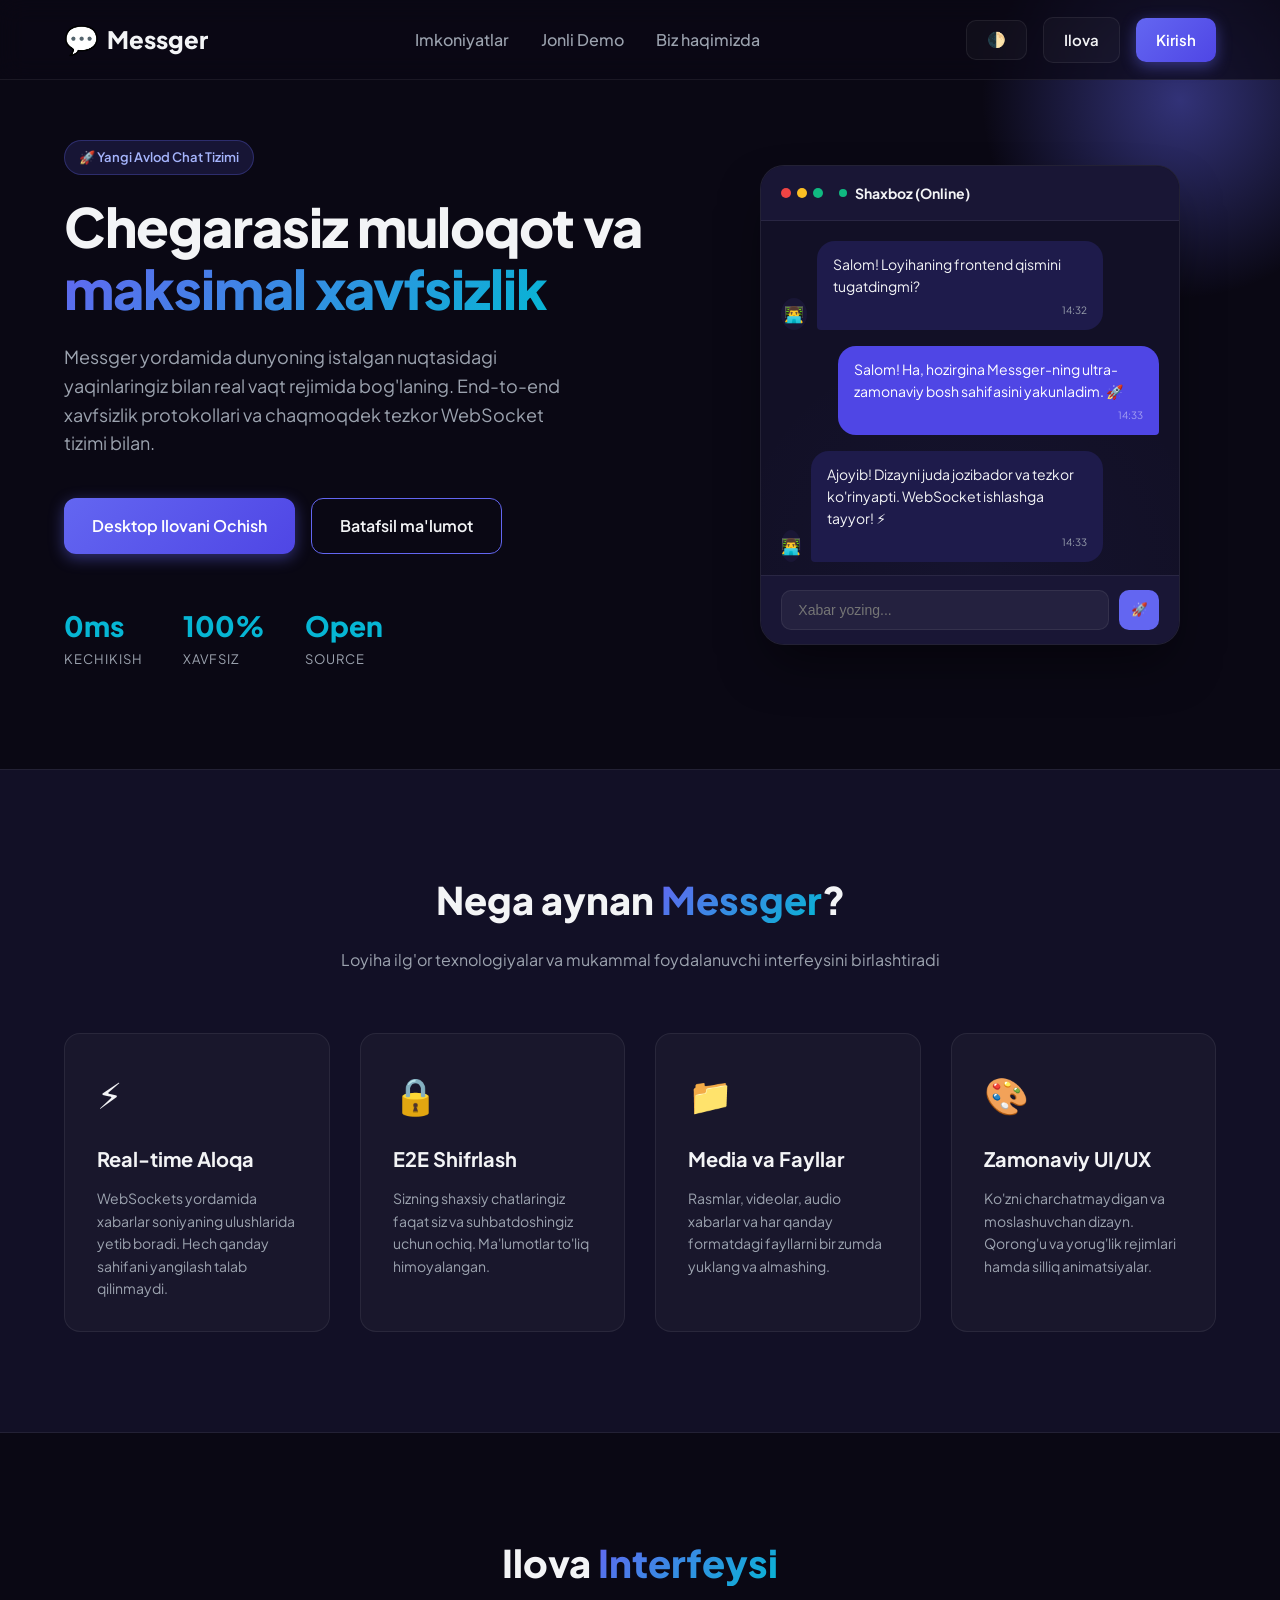
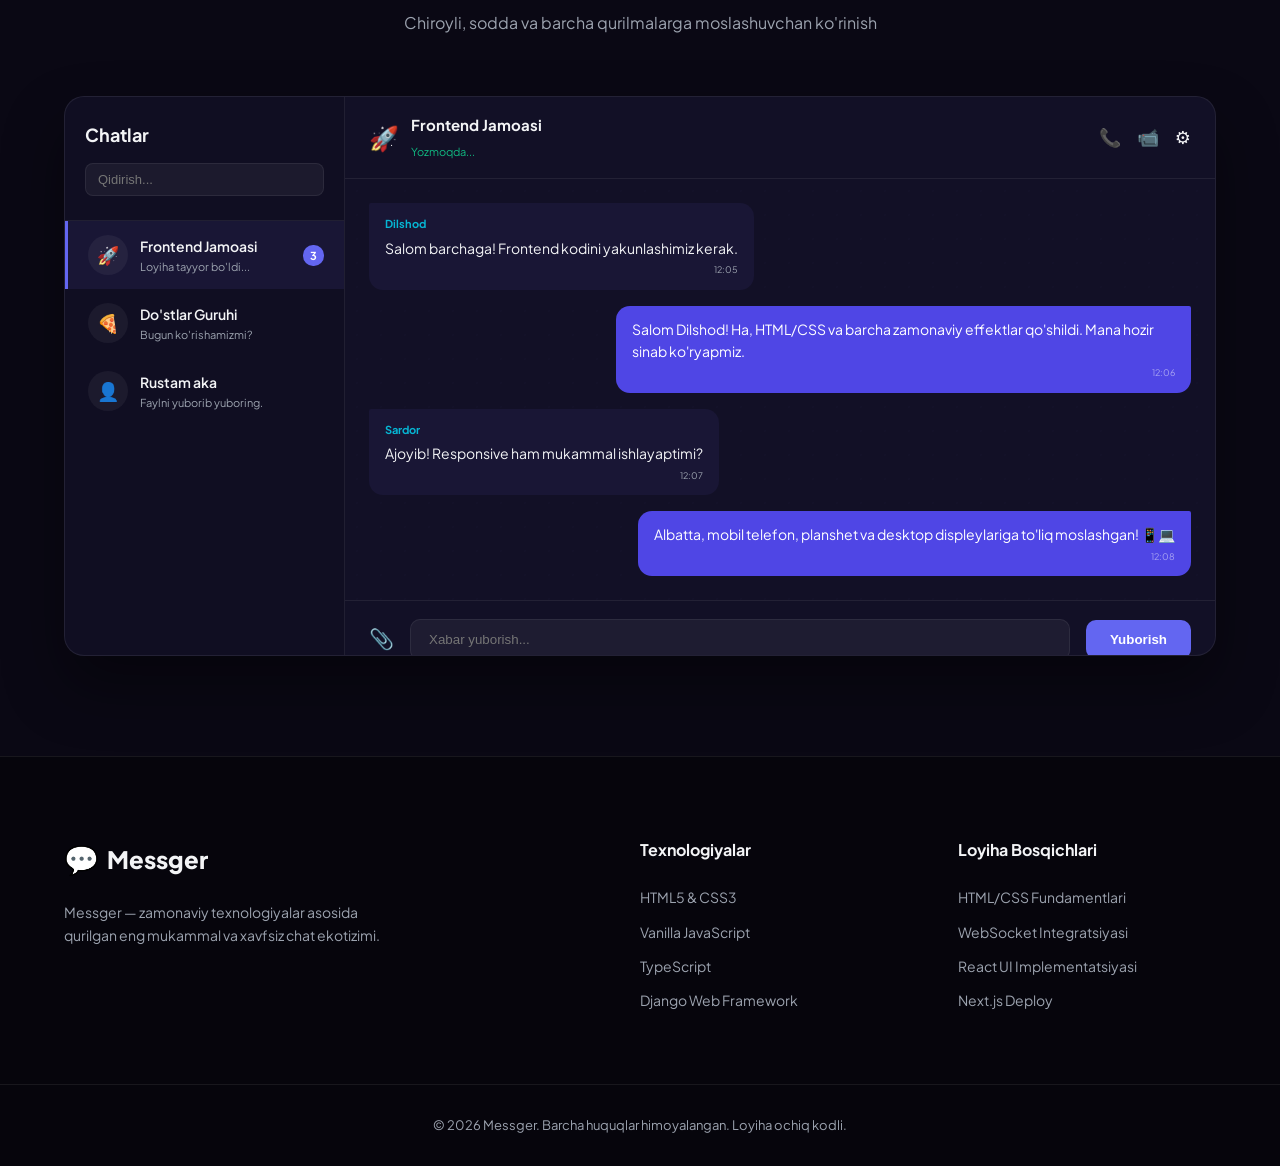
<file: index.html>
<!DOCTYPE html>
<html lang="uz">
<head>
    <meta charset="UTF-8">
    <meta name="viewport" content="width=device-width, initial-scale=1.0">
    <title>Messger — Tezkor, Xavfsiz va Zamonaviy Messenger</title>
    <link rel="stylesheet" href="styles.css">
    <!-- Google Fonts for modern typography -->
    <link rel="preconnect" href="https://fonts.googleapis.com">
    <link rel="preconnect" href="https://fonts.gstatic.com" crossorigin>
    <link href="https://fonts.googleapis.com/css2?family=Plus+Jakarta+Sans:wght@300;400;500;600;700;800&display=swap" rel="stylesheet">
    <script>
        // Kirgan foydalanuvchi bosh sahifani ochsa — to'g'ridan-to'g'ri messenger.html
        if (localStorage.getItem('access')) window.location.replace('messenger.html');
    </script>
</head>
<body>
    <!-- Navigation Bar -->
    <header class="navbar">
        <div class="container nav-container">
            <div class="logo">
                <span class="logo-icon">💬</span>
                <span class="logo-text">Messger</span>
            </div>
            <nav class="nav-links">
                <a href="#features">Imkoniyatlar</a>
                <a href="#demo">Jonli Demo</a>
                <a href="#about">Biz haqimizda</a>
            </nav>
            <div class="nav-cta">
                <button class="btn btn-secondary" id="theme-toggle" aria-label="Mavzuni o'zgartirish">🌓</button>
                <a href="messenger.html" class="btn btn-secondary">Ilova</a>
                <a href="login.html" class="btn btn-primary">Kirish</a>
            </div>
            <button class="mobile-menu-toggle" id="menu-toggle">
                <span></span>
                <span></span>
                <span></span>
            </button>
        </div>
    </header>

    <!-- Hero Section -->
    <section class="hero">
        <div class="container hero-container">
            <div class="hero-content">
                <div class="badge">🚀 Yangi Avlod Chat Tizimi</div>
                <h1>Chegarasiz muloqot va <span class="gradient-text">maksimal xavfsizlik</span></h1>
                <p>Messger yordamida dunyoning istalgan nuqtasidagi yaqinlaringiz bilan real vaqt rejimida bog'laning. End-to-end xavfsizlik protokollari va chaqmoqdek tezkor WebSocket tizimi bilan.</p>
                <div class="hero-actions">
                    <a href="messenger.html" class="btn btn-primary btn-large">Desktop Ilovani Ochish</a>
                    <a href="#features" class="btn btn-outline btn-large">Batafsil ma'lumot</a>
                </div>
                <div class="hero-stats">
                    <div class="stat-item">
                        <span class="stat-num">0ms</span>
                        <span class="stat-label">Kechikish</span>
                    </div>
                    <div class="stat-item">
                        <span class="stat-num">100%</span>
                        <span class="stat-label">Xavfsiz</span>
                    </div>
                    <div class="stat-item">
                        <span class="stat-num">Open</span>
                        <span class="stat-label">Source</span>
                    </div>
                </div>
            </div>
            
            <div class="hero-visual">
                <!-- Interactive Mini Chat Mockup -->
                <div class="chat-mockup">
                    <div class="mockup-header">
                        <div class="window-dots">
                            <span></span>
                            <span></span>
                            <span></span>
                        </div>
                        <div class="mockup-title">
                            <span class="status-indicator"></span>
                            Shaxboz (Online)
                        </div>
                    </div>
                    <div class="mockup-body" id="mockup-messages">
                        <div class="chat-message incoming">
                            <div class="avatar">👨‍💻</div>
                            <div class="message-content">
                                <p>Salom! Loyihaning frontend qismini tugatdingmi?</p>
                                <span class="time">14:32</span>
                            </div>
                        </div>
                        <div class="chat-message outgoing">
                            <div class="message-content">
                                <p>Salom! Ha, hozirgina Messger-ning ultra-zamonaviy bosh sahifasini yakunladim. 🚀</p>
                                <span class="time">14:33</span>
                            </div>
                        </div>
                        <div class="chat-message incoming">
                            <div class="avatar">👨‍💻</div>
                            <div class="message-content">
                                <p>Ajoyib! Dizayni juda jozibador va tezkor ko'rinyapti. WebSocket ishlashga tayyor! ⚡</p>
                                <span class="time">14:33</span>
                            </div>
                        </div>
                    </div>
                    <div class="mockup-footer">
                        <input type="text" placeholder="Xabar yozing..." id="mockup-input">
                        <button id="mockup-send">🚀</button>
                    </div>
                </div>
            </div>
        </div>
    </section>

    <!-- Features Section -->
    <section id="features" class="features">
        <div class="container">
            <div class="section-header">
                <h2>Nega aynan <span class="gradient-text">Messger</span>?</h2>
                <p>Loyiha ilg'or texnologiyalar va mukammal foydalanuvchi interfeysini birlashtiradi</p>
            </div>
            
            <div class="features-grid">
                <div class="feature-card">
                    <div class="feature-icon">⚡</div>
                    <h3>Real-time Aloqa</h3>
                    <p>WebSockets yordamida xabarlar soniyaning ulushlarida yetib boradi. Hech qanday sahifani yangilash talab qilinmaydi.</p>
                </div>
                <div class="feature-card">
                    <div class="feature-icon">🔒</div>
                    <h3>E2E Shifrlash</h3>
                    <p>Sizning shaxsiy chatlaringiz faqat siz va suhbatdoshingiz uchun ochiq. Ma'lumotlar to'liq himoyalangan.</p>
                </div>
                <div class="feature-card">
                    <div class="feature-icon">📁</div>
                    <h3>Media va Fayllar</h3>
                    <p>Rasmlar, videolar, audio xabarlar va har qanday formatdagi fayllarni bir zumda yuklang va almashing.</p>
                </div>
                <div class="feature-card">
                    <div class="feature-icon">🎨</div>
                    <h3>Zamonaviy UI/UX</h3>
                    <p>Ko'zni charchatmaydigan va moslashuvchan dizayn. Qorong'u va yorug'lik rejimlari hamda silliq animatsiyalar.</p>
                </div>
            </div>
        </div>
    </section>

    <!-- Demo Section (Interactive Web App Mockup Layout) -->
    <section id="demo" class="demo-section">
        <div class="container">
            <div class="section-header">
                <h2>Ilova <span class="gradient-text">Interfeysi</span></h2>
                <p>Chiroyli, sodda va barcha qurilmalarga moslashuvchan ko'rinish</p>
            </div>
            
            <div class="app-dashboard-mockup">
                <div class="dashboard-sidebar">
                    <div class="sidebar-header">
                        <h3>Chatlar</h3>
                        <div class="sidebar-search">
                            <input type="text" placeholder="Qidirish...">
                        </div>
                    </div>
                    <div class="chat-list">
                        <div class="chat-list-item active">
                            <div class="item-avatar">🚀</div>
                            <div class="item-details">
                                <div class="item-name">Frontend Jamoasi</div>
                                <div class="item-last-msg">Loyiha tayyor bo'ldi...</div>
                            </div>
                            <span class="item-badge">3</span>
                        </div>
                        <div class="chat-list-item">
                            <div class="item-avatar">🍕</div>
                            <div class="item-details">
                                <div class="item-name">Do'stlar Guruhi</div>
                                <div class="item-last-msg">Bugun ko'rishamizmi?</div>
                            </div>
                        </div>
                        <div class="chat-list-item">
                            <div class="item-avatar">👤</div>
                            <div class="item-details">
                                <div class="item-name">Rustam aka</div>
                                <div class="item-last-msg">Faylni yuborib yuboring.</div>
                            </div>
                        </div>
                    </div>
                </div>
                
                <div class="dashboard-chat-area">
                    <div class="chat-area-header">
                        <div class="active-chat-info">
                            <span class="active-avatar">🚀</span>
                            <div>
                                <span class="active-name">Frontend Jamoasi</span>
                                <span class="active-status">Yozmoqda...</span>
                            </div>
                        </div>
                        <div class="chat-actions-icons">
                            <span>📞</span>
                            <span>📹</span>
                            <span>⚙️</span>
                        </div>
                    </div>
                    <div class="chat-area-messages">
                        <div class="msg bubble-in">
                            <span class="msg-author">Dilshod</span>
                            <p>Salom barchaga! Frontend kodini yakunlashimiz kerak.</p>
                            <span class="msg-time">12:05</span>
                        </div>
                        <div class="msg bubble-out">
                            <p>Salom Dilshod! Ha, HTML/CSS va barcha zamonaviy effektlar qo'shildi. Mana hozir sinab ko'ryapmiz.</p>
                            <span class="msg-time">12:06</span>
                        </div>
                        <div class="msg bubble-in">
                            <span class="msg-author">Sardor</span>
                            <p>Ajoyib! Responsive ham mukammal ishlayaptimi?</p>
                            <span class="msg-time">12:07</span>
                        </div>
                        <div class="msg bubble-out">
                            <p>Albatta, mobil telefon, planshet va desktop displeylariga to'liq moslashgan! 📱💻</p>
                            <span class="msg-time">12:08</span>
                        </div>
                        <!-- Simulated interactive dynamic bubble -->
                        <div class="msg bubble-in" id="dynamic-demo-msg" style="display: none;">
                            <span class="msg-author">Dilshod</span>
                            <p>Ajoyib natija! Endi loyihani backend bilan birlashtirishga tayyorlaymiz! 🎉</p>
                            <span class="msg-time">Just now</span>
                        </div>
                    </div>
                    <div class="chat-area-input-wrapper">
                        <button class="attach-btn">📎</button>
                        <input type="text" placeholder="Xabar yuborish..." id="demo-chat-input">
                        <button class="send-btn" id="demo-chat-send">Yuborish</button>
                    </div>
                </div>
            </div>
        </div>
    </section>

    <!-- Footer -->
    <footer class="main-footer" id="about">
        <div class="container footer-container">
            <div class="footer-brand">
                <div class="logo">
                    <span class="logo-icon">💬</span>
                    <span class="logo-text">Messger</span>
                </div>
                <p>Messger — zamonaviy texnologiyalar asosida qurilgan eng mukammal va xavfsiz chat ekotizimi.</p>
            </div>
            <div class="footer-links">
                <h4>Texnologiyalar</h4>
                <ul>
                    <li>HTML5 & CSS3</li>
                    <li>Vanilla JavaScript</li>
                    <li>TypeScript</li>
                    <li>Django Web Framework</li>
                </ul>
            </div>
            <div class="footer-links">
                <h4>Loyiha Bosqichlari</h4>
                <ul>
                    <li>HTML/CSS Fundamentlari</li>
                    <li>WebSocket Integratsiyasi</li>
                    <li>React UI Implementatsiyasi</li>
                    <li>Next.js Deploy</li>
                </ul>
            </div>
        </div>
        <div class="footer-bottom">
            <div class="container">
                <p>&copy; 2026 Messger. Barcha huquqlar himoyalangan. Loyiha ochiq kodli.</p>
            </div>
        </div>
    </footer>

    <script src="app.js"></script>
</body>
</html>
</file>
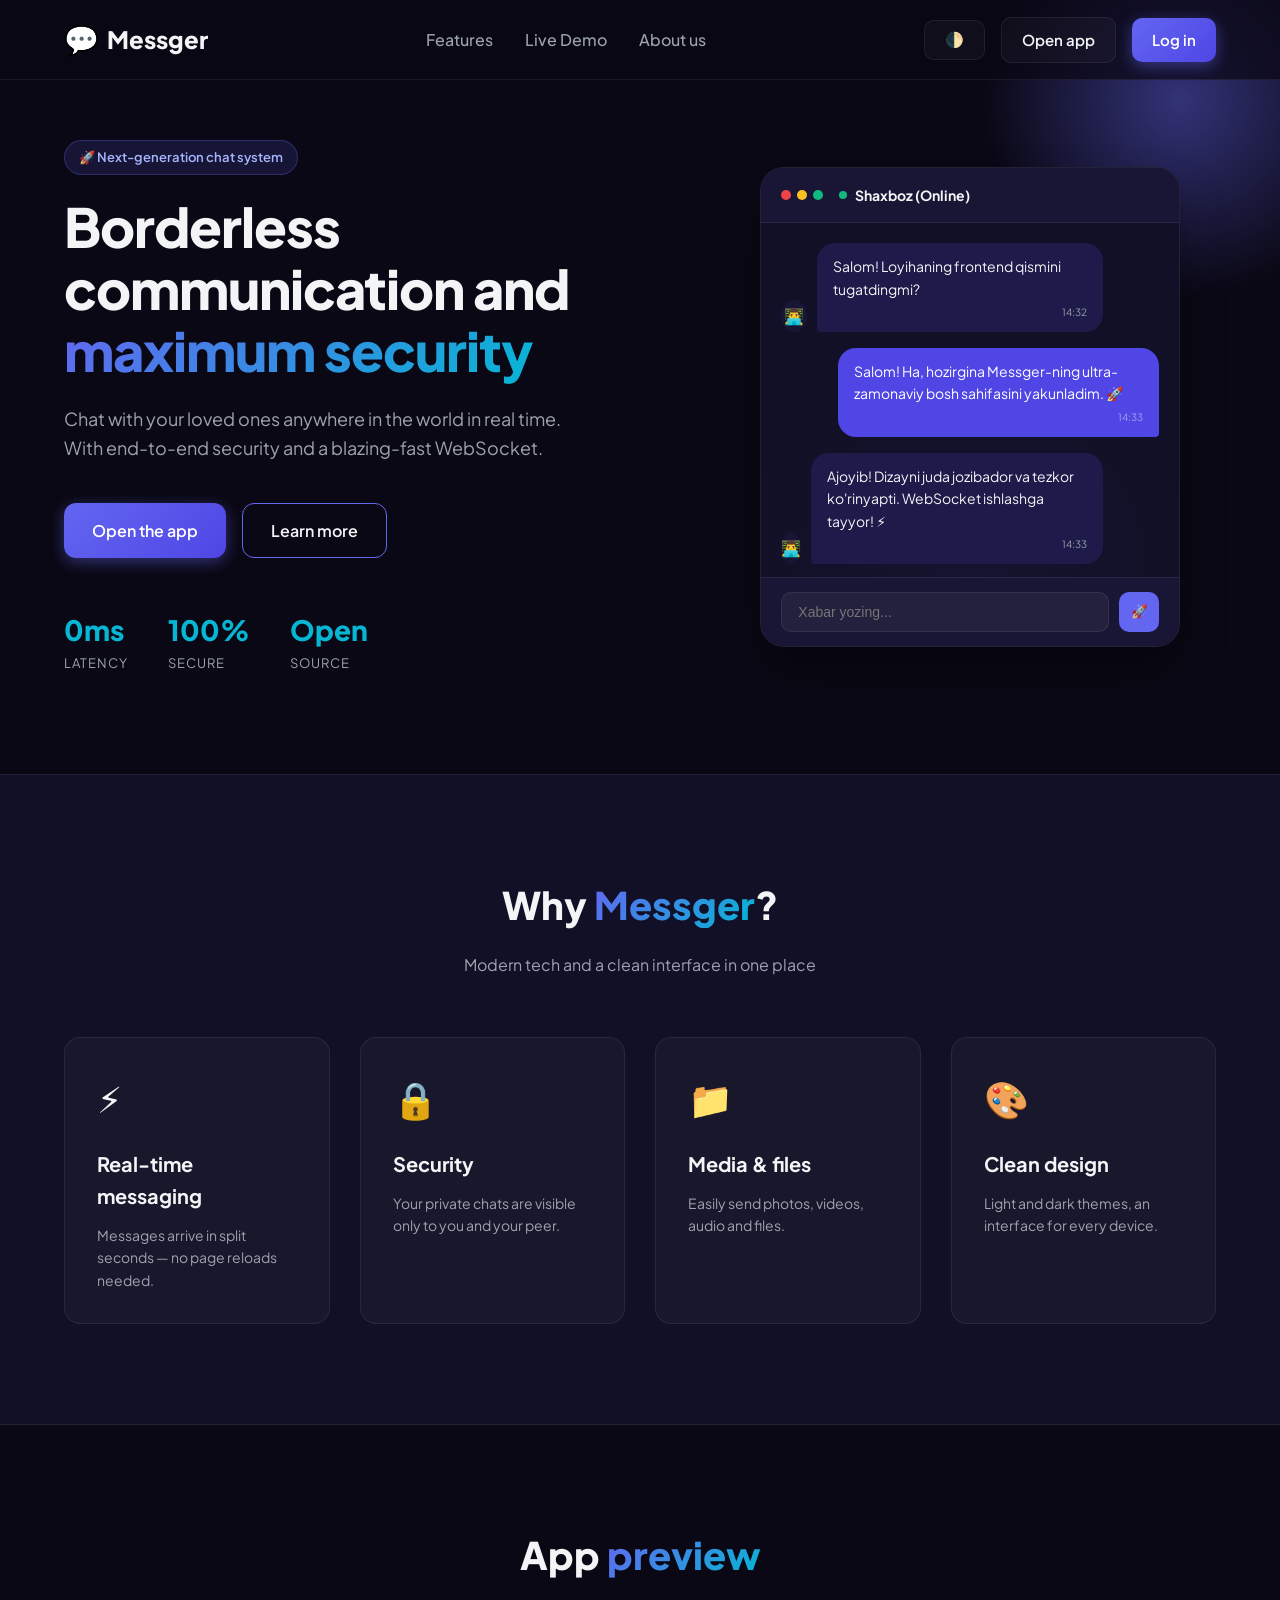
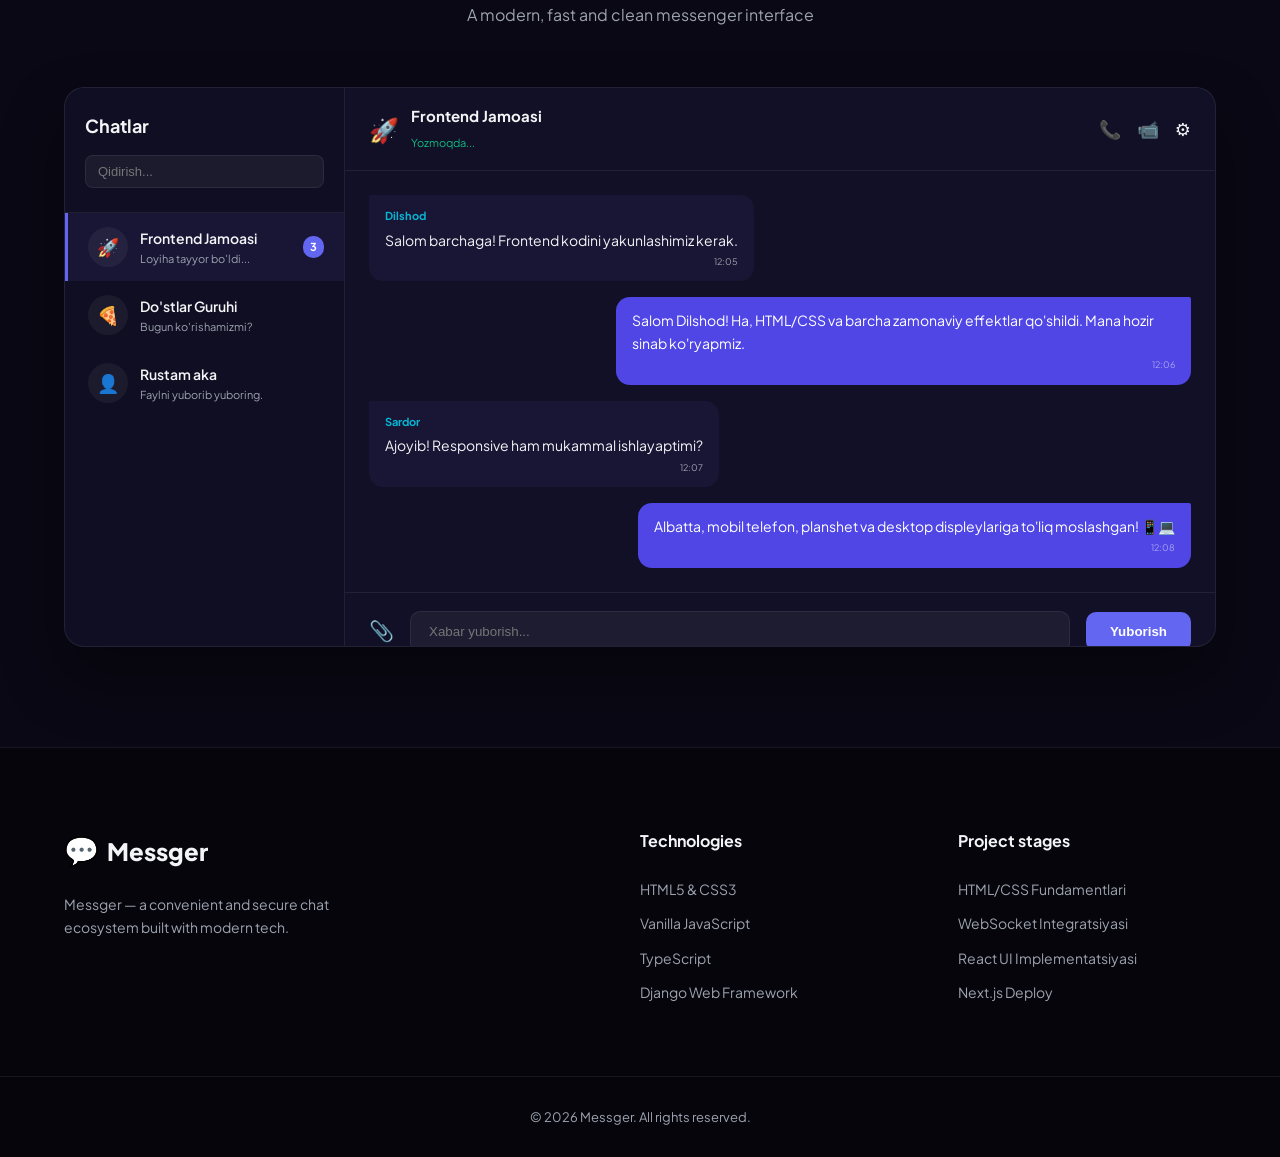
<file: frontend/index.html>
<!DOCTYPE html>
<html lang="uz">
<head>
    <meta charset="UTF-8">
    <link rel="icon" type="image/svg+xml" href="/favicon.svg">
    <meta name="viewport" content="width=device-width, initial-scale=1.0">
    <title data-i18n="landing.doc_title">Messger — Tezkor, Xavfsiz va Zamonaviy Messenger</title>
    <script src="i18n.js"></script>
    <link rel="stylesheet" href="styles.css">
    <!-- Google Fonts for modern typography -->
    <link rel="preconnect" href="https://fonts.googleapis.com">
    <link rel="preconnect" href="https://fonts.gstatic.com" crossorigin>
    <link href="https://fonts.googleapis.com/css2?family=Plus+Jakarta+Sans:wght@300;400;500;600;700;800&display=swap" rel="stylesheet">
    <script>
        // Kirgan foydalanuvchi bosh sahifani ochsa — to'g'ridan-to'g'ri messenger.html
        if (localStorage.getItem('access')) window.location.replace('messenger.html');
    </script>
</head>
<body>
    <!-- Navigation Bar -->
    <header class="navbar">
        <div class="container nav-container">
            <div class="logo">
                <span class="logo-icon">💬</span>
                <span class="logo-text">Messger</span>
            </div>
            <nav class="nav-links">
                <a href="#features" data-i18n="landing.nav_features">Imkoniyatlar</a>
                <a href="#demo" data-i18n="landing.nav_demo">Jonli Demo</a>
                <a href="#about" data-i18n="landing.nav_about">Biz haqimizda</a>
            </nav>
            <div class="nav-cta">
                <button class="btn btn-secondary" id="theme-toggle" aria-label="Mavzuni o'zgartirish">🌓</button>
                <a href="messenger.html" class="btn btn-secondary" data-i18n="landing.app">Ilova</a>
                <a href="login.html" class="btn btn-primary" data-i18n="landing.login">Kirish</a>
            </div>
            <button class="mobile-menu-toggle" id="menu-toggle">
                <span></span>
                <span></span>
                <span></span>
            </button>
        </div>
    </header>

    <!-- Hero Section -->
    <section class="hero">
        <div class="container hero-container">
            <div class="hero-content">
                <div class="badge" data-i18n="landing.hero_badge">🚀 Yangi Avlod Chat Tizimi</div>
                <h1 data-i18n-html="landing.hero_title_html">Chegarasiz muloqot va <span class="gradient-text">maksimal xavfsizlik</span></h1>
                <p data-i18n="landing.hero_desc">Messger yordamida dunyoning istalgan nuqtasidagi yaqinlaringiz bilan real vaqt rejimida bog'laning. End-to-end xavfsizlik protokollari va chaqmoqdek tezkor WebSocket tizimi bilan.</p>
                <div class="hero-actions">
                    <a href="messenger.html" class="btn btn-primary btn-large" data-i18n="landing.cta_app">Desktop Ilovani Ochish</a>
                    <a href="#features" class="btn btn-outline btn-large" data-i18n="landing.cta_more">Batafsil ma'lumot</a>
                </div>
                <div class="hero-stats">
                    <div class="stat-item">
                        <span class="stat-num">0ms</span>
                        <span class="stat-label" data-i18n="landing.stat_fast_d">Kechikish</span>
                    </div>
                    <div class="stat-item">
                        <span class="stat-num">100%</span>
                        <span class="stat-label" data-i18n="landing.stat_secure_d">Xavfsiz</span>
                    </div>
                    <div class="stat-item">
                        <span class="stat-num">Open</span>
                        <span class="stat-label" data-i18n="landing.stat_open_d">Source</span>
                    </div>
                </div>
            </div>
            
            <div class="hero-visual">
                <!-- Interactive Mini Chat Mockup -->
                <div class="chat-mockup">
                    <div class="mockup-header">
                        <div class="window-dots">
                            <span></span>
                            <span></span>
                            <span></span>
                        </div>
                        <div class="mockup-title">
                            <span class="status-indicator"></span>
                            Shaxboz (Online)
                        </div>
                    </div>
                    <div class="mockup-body" id="mockup-messages">
                        <div class="chat-message incoming">
                            <div class="avatar">👨‍💻</div>
                            <div class="message-content">
                                <p>Salom! Loyihaning frontend qismini tugatdingmi?</p>
                                <span class="time">14:32</span>
                            </div>
                        </div>
                        <div class="chat-message outgoing">
                            <div class="message-content">
                                <p>Salom! Ha, hozirgina Messger-ning ultra-zamonaviy bosh sahifasini yakunladim. 🚀</p>
                                <span class="time">14:33</span>
                            </div>
                        </div>
                        <div class="chat-message incoming">
                            <div class="avatar">👨‍💻</div>
                            <div class="message-content">
                                <p>Ajoyib! Dizayni juda jozibador va tezkor ko'rinyapti. WebSocket ishlashga tayyor! ⚡</p>
                                <span class="time">14:33</span>
                            </div>
                        </div>
                    </div>
                    <div class="mockup-footer">
                        <input type="text" placeholder="Xabar yozing..." id="mockup-input">
                        <button id="mockup-send">🚀</button>
                    </div>
                </div>
            </div>
        </div>
    </section>

    <!-- Features Section -->
    <section id="features" class="features">
        <div class="container">
            <div class="section-header">
                <h2 data-i18n-html="landing.feat_title_html">Nega aynan <span class="gradient-text">Messger</span>?</h2>
                <p data-i18n="landing.feat_desc">Loyiha ilg'or texnologiyalar va mukammal foydalanuvchi interfeysini birlashtiradi</p>
            </div>
            
            <div class="features-grid">
                <div class="feature-card">
                    <div class="feature-icon">⚡</div>
                    <h3 data-i18n="landing.f1_t">Real-time Aloqa</h3>
                    <p data-i18n="landing.f1_d">WebSockets yordamida xabarlar soniyaning ulushlarida yetib boradi. Hech qanday sahifani yangilash talab qilinmaydi.</p>
                </div>
                <div class="feature-card">
                    <div class="feature-icon">🔒</div>
                    <h3 data-i18n="landing.f2_t">E2E Shifrlash</h3>
                    <p data-i18n="landing.f2_d">Sizning shaxsiy chatlaringiz faqat siz va suhbatdoshingiz uchun ochiq. Ma'lumotlar to'liq himoyalangan.</p>
                </div>
                <div class="feature-card">
                    <div class="feature-icon">📁</div>
                    <h3 data-i18n="landing.f3_t">Media va Fayllar</h3>
                    <p data-i18n="landing.f3_d">Rasmlar, videolar, audio xabarlar va har qanday formatdagi fayllarni bir zumda yuklang va almashing.</p>
                </div>
                <div class="feature-card">
                    <div class="feature-icon">🎨</div>
                    <h3 data-i18n="landing.f4_t">Zamonaviy UI/UX</h3>
                    <p data-i18n="landing.f4_d">Kunduzgi va tungi rejim, barcha qurilmalarga moslashgan interfeys.</p>
                </div>
            </div>
        </div>
    </section>

    <!-- Demo Section (Interactive Web App Mockup Layout) -->
    <section id="demo" class="demo-section">
        <div class="container">
            <div class="section-header">
                <h2 data-i18n-html="landing.demo_title_html">Ilova <span class="gradient-text">Interfeysi</span></h2>
                <p data-i18n="landing.demo_desc">Chiroyli, sodda va barcha qurilmalarga moslashuvchan ko'rinish</p>
            </div>
            
            <div class="app-dashboard-mockup">
                <div class="dashboard-sidebar">
                    <div class="sidebar-header">
                        <h3>Chatlar</h3>
                        <div class="sidebar-search">
                            <input type="text" placeholder="Qidirish...">
                        </div>
                    </div>
                    <div class="chat-list">
                        <div class="chat-list-item active">
                            <div class="item-avatar">🚀</div>
                            <div class="item-details">
                                <div class="item-name">Frontend Jamoasi</div>
                                <div class="item-last-msg">Loyiha tayyor bo'ldi...</div>
                            </div>
                            <span class="item-badge">3</span>
                        </div>
                        <div class="chat-list-item">
                            <div class="item-avatar">🍕</div>
                            <div class="item-details">
                                <div class="item-name">Do'stlar Guruhi</div>
                                <div class="item-last-msg">Bugun ko'rishamizmi?</div>
                            </div>
                        </div>
                        <div class="chat-list-item">
                            <div class="item-avatar">👤</div>
                            <div class="item-details">
                                <div class="item-name">Rustam aka</div>
                                <div class="item-last-msg">Faylni yuborib yuboring.</div>
                            </div>
                        </div>
                    </div>
                </div>
                
                <div class="dashboard-chat-area">
                    <div class="chat-area-header">
                        <div class="active-chat-info">
                            <span class="active-avatar">🚀</span>
                            <div>
                                <span class="active-name">Frontend Jamoasi</span>
                                <span class="active-status">Yozmoqda...</span>
                            </div>
                        </div>
                        <div class="chat-actions-icons">
                            <span>📞</span>
                            <span>📹</span>
                            <span>⚙️</span>
                        </div>
                    </div>
                    <div class="chat-area-messages">
                        <div class="msg bubble-in">
                            <span class="msg-author">Dilshod</span>
                            <p>Salom barchaga! Frontend kodini yakunlashimiz kerak.</p>
                            <span class="msg-time">12:05</span>
                        </div>
                        <div class="msg bubble-out">
                            <p>Salom Dilshod! Ha, HTML/CSS va barcha zamonaviy effektlar qo'shildi. Mana hozir sinab ko'ryapmiz.</p>
                            <span class="msg-time">12:06</span>
                        </div>
                        <div class="msg bubble-in">
                            <span class="msg-author">Sardor</span>
                            <p>Ajoyib! Responsive ham mukammal ishlayaptimi?</p>
                            <span class="msg-time">12:07</span>
                        </div>
                        <div class="msg bubble-out">
                            <p>Albatta, mobil telefon, planshet va desktop displeylariga to'liq moslashgan! 📱💻</p>
                            <span class="msg-time">12:08</span>
                        </div>
                        <!-- Simulated interactive dynamic bubble -->
                        <div class="msg bubble-in" id="dynamic-demo-msg" style="display: none;">
                            <span class="msg-author">Dilshod</span>
                            <p>Ajoyib natija! Endi loyihani backend bilan birlashtirishga tayyorlaymiz! 🎉</p>
                            <span class="msg-time">Just now</span>
                        </div>
                    </div>
                    <div class="chat-area-input-wrapper">
                        <button class="attach-btn">📎</button>
                        <input type="text" placeholder="Xabar yuborish..." id="demo-chat-input">
                        <button class="send-btn" id="demo-chat-send">Yuborish</button>
                    </div>
                </div>
            </div>
        </div>
    </section>

    <!-- Footer -->
    <footer class="main-footer" id="about">
        <div class="container footer-container">
            <div class="footer-brand">
                <div class="logo">
                    <span class="logo-icon">💬</span>
                    <span class="logo-text">Messger</span>
                </div>
                <p data-i18n="landing.footer_desc">Messger — zamonaviy texnologiyalar asosida qurilgan eng mukammal va xavfsiz chat ekotizimi.</p>
            </div>
            <div class="footer-links">
                <h4 data-i18n="landing.footer_tech">Texnologiyalar</h4>
                <ul>
                    <li>HTML5 & CSS3</li>
                    <li>Vanilla JavaScript</li>
                    <li>TypeScript</li>
                    <li>Django Web Framework</li>
                </ul>
            </div>
            <div class="footer-links">
                <h4 data-i18n="landing.footer_stages">Loyiha Bosqichlari</h4>
                <ul>
                    <li>HTML/CSS Fundamentlari</li>
                    <li>WebSocket Integratsiyasi</li>
                    <li>React UI Implementatsiyasi</li>
                    <li>Next.js Deploy</li>
                </ul>
            </div>
        </div>
        <div class="footer-bottom">
            <div class="container">
                <p>&copy; 2026 Messger. <span data-i18n="landing.footer_rights">Barcha huquqlar himoyalangan.</span></p>
            </div>
        </div>
    </footer>

    <script src="app.js"></script>
</body>
</html>
</file>
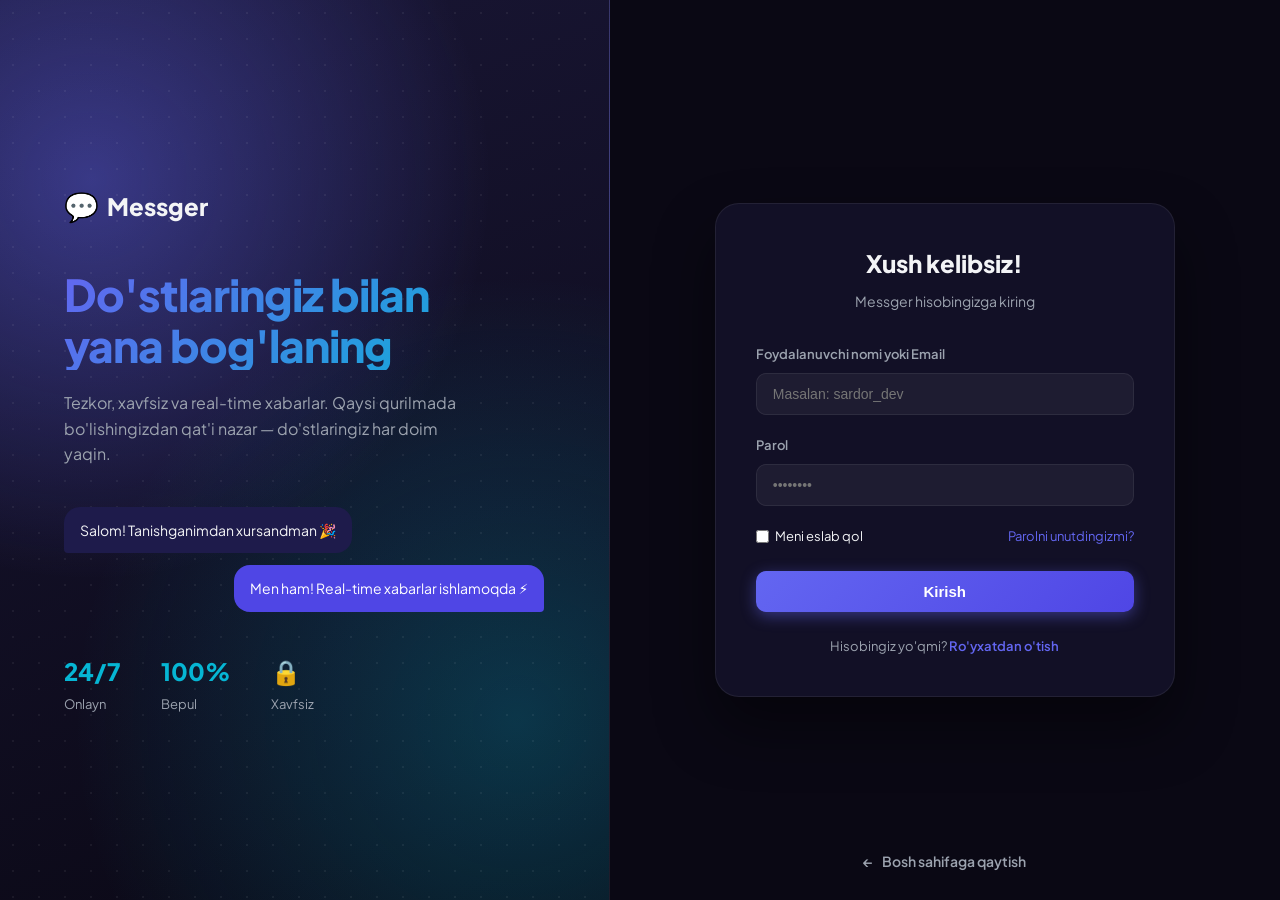
<file: login.html>
﻿<!DOCTYPE html>
<html lang="uz">
<head>
    <meta charset="UTF-8">
    <meta name="viewport" content="width=device-width, initial-scale=1.0">
    <title>Kirish — Messger</title>
    <link rel="stylesheet" href="styles.css">
    <link rel="preconnect" href="https://fonts.googleapis.com">
    <link rel="preconnect" href="https://fonts.gstatic.com" crossorigin>
    <link href="https://fonts.googleapis.com/css2?family=Plus+Jakarta+Sans:wght@300;400;500;600;700;800&display=swap" rel="stylesheet">
</head>
<body>

    <div class="auth-split">
        <!-- Chap panel: Brend + illyustratsiya -->
        <div class="auth-brand">
            <div class="brand-inner">
                <div class="logo">
                    <span class="logo-icon">💬</span>
                    <span class="logo-text">Messger</span>
                </div>
                <h1 class="gradient-text">Do'stlaringiz bilan<br>yana bog'laning</h1>
                <p>
                    Tezkor, xavfsiz va real-time xabarlar. Qaysi qurilmada bo'lishingizdan
                    qat'i nazar — do'stlaringiz har doim yaqin.
                </p>

                <div class="brand-chat-mock">
                    <div class="mock-bubble in">Salom! Tanishganimdan xursandman 🎉</div>
                    <div class="mock-bubble out">Men ham! Real-time xabarlar ishlamoqda ⚡</div>
                </div>

                <div class="brand-stats">
                    <div><strong>24/7</strong><span>Onlayn</span></div>
                    <div><strong>100%</strong><span>Bepul</span></div>
                    <div><strong>🔒</strong><span>Xavfsiz</span></div>
                </div>
            </div>
        </div>

        <!-- O'ng panel: Login formasi -->
        <div class="auth-panel">
            <a href="index.html" class="back-home"><span>←</span> Bosh sahifaga qaytish</a>

            <div class="auth-card wide">
                <div class="auth-header">
                    <h2>Xush kelibsiz!</h2>
                    <p>Messger hisobingizga kiring</p>
                </div>

                <form id="login-form">
                    <div class="form-group">
                        <label for="username">Foydalanuvchi nomi yoki Email</label>
                        <input type="text" id="username" class="form-control" placeholder="Masalan: sardor_dev" required>
                    </div>
                    <div class="form-group">
                        <label for="password">Parol</label>
                        <input type="password" id="password" class="form-control" placeholder="••••••••" required>
                    </div>
                    <div class="form-footer">
                        <label style="display:flex; align-items:center; gap:6px; cursor:pointer;">
                            <input type="checkbox" style="accent-color: var(--accent-color);"> Meni eslab qol
                        </label>
                        <a href="#">Parolni unutdingizmi?</a>
                    </div>
                    <div id="form-error" class="form-error" role="alert" style="display:none;"></div>
                    <button type="submit" class="btn btn-primary">Kirish</button>
                </form>

                <div class="auth-card-bottom">
                    Hisobingiz yo'qmi? <a href="register.html">Ro'yxatdan o'tish</a>
                </div>
            </div>
        </div>
    </div>

    <script src="config.js"></script>
    <script>
        const savedTheme = localStorage.getItem('theme') || 'dark';
        if (savedTheme === 'light') {
            document.documentElement.setAttribute('data-theme', 'light');
        }

        if (new URLSearchParams(window.location.search).get('registered') === '1') {
            const errorBox = document.getElementById('form-error');
            errorBox.style.display = 'block';
            errorBox.textContent = "Muvaffaqiyatli ro'yxatdan o'tdingiz! Endi kiring. 🎉";
            errorBox.style.background = 'rgba(16, 185, 129, 0.12)';
            errorBox.style.borderColor = 'rgba(16, 185, 129, 0.4)';
            errorBox.style.color = '#34d399';
        }

        // Backend: POST /api/auth/login/ { username, password } -> { access, refresh, user, account_id }
        // Deploy bo'lsa config.js da API_BASE ko'rsatiladi, lokalda '' = same-origin
        const API_URL = ((window.MESSGER && window.MESSGER.API_BASE) || '') + '/api/auth/login/';

        const form = document.getElementById('login-form');
        const usernameInput = document.getElementById('username');
        const passwordInput = document.getElementById('password');
        const submitBtn = form.querySelector('button[type="submit"]');
        const errorBox = document.getElementById('form-error');

        form.addEventListener('submit', async (e) => {
            e.preventDefault();
            errorBox.style.display = 'none';

            const username = usernameInput.value.trim();
            const password = passwordInput.value;

            if (!username || !password) {
                errorBox.textContent = 'Username va parolni to\'ldiring.';
                errorBox.style.display = 'block';
                return;
            }

            submitBtn.disabled = true;
            submitBtn.textContent = 'Yuklanmoqda...';

            try {
                const response = await fetch(API_URL, {
                    method: 'POST',
                    headers: { 'Content-Type': 'application/json' },
                    body: JSON.stringify({ username, password })
                });

                const data = await response.json();

                if (!response.ok) {
                    const firstError = Object.values(data)[0];
                    errorBox.textContent = Array.isArray(firstError)
                        ? firstError[0]
                        : (firstError || 'Kirish muvaffaqiyatsiz bo\'ldi.');
                    errorBox.style.display = 'block';
                    return;
                }

                localStorage.setItem('access', data.access);
                localStorage.setItem('refresh', data.refresh);
                if (data.user) {
                    localStorage.setItem('user', JSON.stringify(data.user));
                } else {
                    localStorage.setItem('user', JSON.stringify({ username, display_name: username }));
                }
                window.location.href = 'messenger.html';
            } catch (err) {
                errorBox.textContent = "Serverga ulanib bo'lmadi. Django ishlayotganini tekshiring.";
                errorBox.style.display = 'block';
            } finally {
                submitBtn.disabled = false;
                submitBtn.textContent = 'Kirish';
            }
        });
    </script>
</body>
</html>
</file>
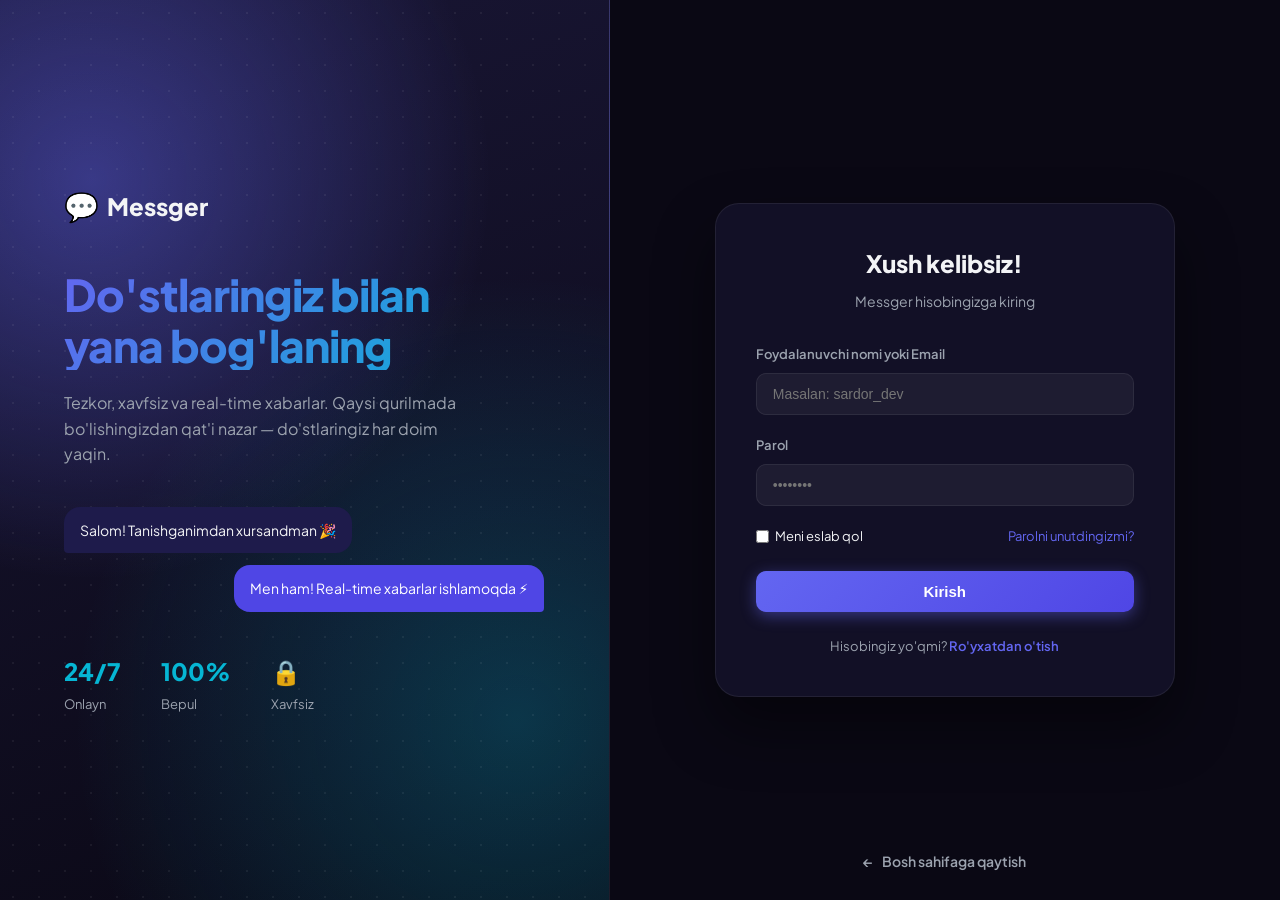
<file: messenger.html>
<!DOCTYPE html>
<html lang="uz" data-theme="night">
<head>
    <meta charset="UTF-8">
    <meta name="viewport" content="width=device-width, initial-scale=1.0">
    <title>Messger — Desktop</title>
    <link rel="preconnect" href="https://fonts.googleapis.com">
    <link rel="preconnect" href="https://fonts.gstatic.com" crossorigin>
    <link href="https://fonts.googleapis.com/css2?family=Plus+Jakarta+Sans:wght@400;500;600;700;800&display=swap" rel="stylesheet">
    <link rel="stylesheet" href="messenger.css">
</head>
<body>

<!-- ═══════════════════════════════════════════════════════════════════════
     SVG ICON LIBRARY
     ═══════════════════════════════════════════════════════════════════════ -->
<svg class="svg-sprite" aria-hidden="true" focusable="false">
    <defs>
        <symbol id="i-menu" viewBox="0 0 24 24"><path d="M4 7h16M4 12h16M4 17h10"/></symbol>
        <symbol id="i-chats" viewBox="0 0 24 24"><path d="M21 11.5a8.38 8.38 0 0 1-.9 3.8 8.5 8.5 0 0 1-7.6 4.7 8.38 8.38 0 0 1-3.8-.9L3 21l1.9-5.7a8.38 8.38 0 0 1-.9-3.8 8.5 8.5 0 0 1 4.7-7.6 8.38 8.38 0 0 1 3.8-.9h.5a8.48 8.48 0 0 1 8 8v.5z"/></symbol>
        <symbol id="i-star" viewBox="0 0 24 24"><path d="m12 2 3.09 6.26L22 9.27l-5 4.87 1.18 6.88L12 17.77l-6.18 3.25L7 14.14 2 9.27l6.91-1.01L12 2z"/></symbol>
        <symbol id="i-bot" viewBox="0 0 24 24"><rect x="3" y="8" width="18" height="12" rx="3"/><path d="M12 8V4M8 4h8M9 13v2M15 13v2M9.5 17h5"/></symbol>
        <symbol id="i-folder" viewBox="0 0 24 24"><path d="M3 7a2 2 0 0 1 2-2h4l2 2.5h8a2 2 0 0 1 2 2V18a2 2 0 0 1-2 2H5a2 2 0 0 1-2-2V7z"/></symbol>
        <symbol id="i-code" viewBox="0 0 24 24"><path d="m8 6-6 6 6 6M16 6l6 6-6 6"/></symbol>
        <symbol id="i-pencil" viewBox="0 0 24 24"><path d="M12 20h9M16.5 3.5a2.12 2.12 0 0 1 3 3L7 19l-4 1 1-4 12.5-12.5z"/></symbol>
        <symbol id="i-search" viewBox="0 0 24 24"><circle cx="11" cy="11" r="7"/><path d="m20 20-3.5-3.5"/></symbol>
        <symbol id="i-dots" viewBox="0 0 24 24"><circle cx="12" cy="5" r="1.6"/><circle cx="12" cy="12" r="1.6"/><circle cx="12" cy="19" r="1.6"/></symbol>
        <symbol id="i-bell" viewBox="0 0 24 24"><path d="M18 8a6 6 0 1 0-12 0c0 7-3 9-3 9h18s-3-2-3-9M13.7 21a2 2 0 0 1-3.4 0"/></symbol>
        <symbol id="i-check" viewBox="0 0 24 24"><path d="m4 12.5 5 5L20 6.5"/></symbol>
        <symbol id="i-user" viewBox="0 0 24 24"><path d="M20 21v-2a4 4 0 0 0-4-4H8a4 4 0 0 0-4 4v2"/><circle cx="12" cy="7" r="4"/></symbol>
        <symbol id="i-wallet" viewBox="0 0 24 24"><path d="M3 8a2 2 0 0 1 2-2h13a2 2 0 0 1 2 2v9a2 2 0 0 1-2 2H5a2 2 0 0 1-2-2V8z"/><path d="M16 12h4v3h-4a1.5 1.5 0 0 1 0-3z"/></symbol>
        <symbol id="i-group" viewBox="0 0 24 24"><path d="M16 21v-2a4 4 0 0 0-4-4H6a4 4 0 0 0-4 4v2"/><circle cx="9" cy="7" r="4"/><path d="M22 21v-2a4 4 0 0 0-3-3.87M16 3.13A4 4 0 0 1 16 11"/></symbol>
        <symbol id="i-channel" viewBox="0 0 24 24"><path d="m3 11 15-7v16L3 13v-2z"/><path d="M7 12.5V19a2 2 0 0 0 4 0v-5"/></symbol>
        <symbol id="i-contacts" viewBox="0 0 24 24"><path d="M4 4h16v16H4z"/><path d="M8 9h8M8 13h5"/><circle cx="8.5" cy="8" r="1.2"/></symbol>
        <symbol id="i-phone" viewBox="0 0 24 24"><path d="M15.5 21A13.5 13.5 0 0 1 3 8.5 2.5 2.5 0 0 1 5.5 6h1.8a1 1 0 0 1 1 .8l.7 3a1 1 0 0 1-.4 1.1L7.5 12a11 11 0 0 0 4.5 4.5l1.1-1.1a1 1 0 0 1 1.1-.4l3 .7a1 1 0 0 1 .8 1v1.8A2.5 2.5 0 0 1 15.5 21z"/></symbol>
        <symbol id="i-bookmark" viewBox="0 0 24 24"><path d="M19 21 12 16l-7 5V5a2 2 0 0 1 2-2h10a2 2 0 0 1 2 2z"/></symbol>
        <symbol id="i-gear" viewBox="0 0 24 24"><circle cx="12" cy="12" r="3"/><path d="M19.4 15a1.65 1.65 0 0 0 .33 1.82l.06.06a2 2 0 1 1-2.83 2.83l-.06-.06a1.65 1.65 0 0 0-1.82-.33 1.65 1.65 0 0 0-1 1.51V21a2 2 0 1 1-4 0v-.09A1.65 1.65 0 0 0 9 19.4a1.65 1.65 0 0 0-1.82.33l-.06.06a2 2 0 1 1-2.83-2.83l.06-.06a1.65 1.65 0 0 0 .33-1.82 1.65 1.65 0 0 0-1.51-1H3a2 2 0 1 1 0-4h.09A1.65 1.65 0 0 0 4.6 9a1.65 1.65 0 0 0-.33-1.82l-.06-.06a2 2 0 1 1 2.83-2.83l.06.06A1.65 1.65 0 0 0 9 4.6h.09A1.65 1.65 0 0 0 10 3.09V3a2 2 0 1 1 4 0v.09A1.65 1.65 0 0 0 15 4.6a1.65 1.65 0 0 0 1.82-.33l.06-.06a2 2 0 1 1 2.83 2.83l-.06.06A1.65 1.65 0 0 0 19.4 9v.09a1.65 1.65 0 0 0 1.51 1H21a2 2 0 1 1 0 4h-.09a1.65 1.65 0 0 0-1.51 1z"/></symbol>
        <symbol id="i-moon" viewBox="0 0 24 24"><path d="M21 12.8A9 9 0 1 1 11.2 3a7 7 0 0 0 9.8 9.8z"/></symbol>
        <symbol id="i-chevron" viewBox="0 0 24 24"><path d="m6 9 6 6 6-6"/></symbol>
        <symbol id="i-back" viewBox="0 0 24 24"><path d="m15 18-6-6 6-6"/></symbol>
        <symbol id="i-clip" viewBox="0 0 24 24"><path d="M21.4 11.05 12.25 20.2a5.5 5.5 0 0 1-7.78-7.78l9.19-9.19a3.67 3.67 0 0 1 5.18 5.18l-9.2 9.2a1.83 1.83 0 1 1-2.59-2.6l8.49-8.48"/></symbol>
        <symbol id="i-smile" viewBox="0 0 24 24"><circle cx="12" cy="12" r="9"/><path d="M8.5 14.5a4.5 4.5 0 0 0 7 0M9 9.5h.01M15 9.5h.01"/></symbol>
        <symbol id="i-mic" viewBox="0 0 24 24"><rect x="9" y="2" width="6" height="11" rx="3"/><path d="M5 11a7 7 0 0 0 14 0M12 18v4"/></symbol>
        <symbol id="i-send" viewBox="0 0 24 24"><path d="M21.5 2.5 11 13M21.5 2.5l-6.7 19-3.8-8.5-8.5-3.8 19-6.7z"/></symbol>
        <symbol id="i-plus" viewBox="0 0 24 24"><path d="M12 5v14M5 12h14"/></symbol>
        <symbol id="i-close" viewBox="0 0 24 24"><path d="M18 6 6 18M6 6l12 12"/></symbol>
        <symbol id="i-verified" viewBox="0 0 24 24"><path d="m12 2 2.4 2.1 3.2-.3.9 3.1 2.8 1.6-1.3 3 1.3 3-2.8 1.6-.9 3.1-3.2-.3L12 22l-2.4-2.1-3.2.3-.9-3.1L2.7 15.5 4 12.5 2.7 9.5 5.5 7.9l.9-3.1 3.2.3z"/><path d="m8.5 12.2 2.4 2.4 4.6-4.8" stroke="var(--bg-base)" stroke-width="1.6"/></symbol>
        <symbol id="i-lock" viewBox="0 0 24 24"><rect x="4" y="10" width="16" height="11" rx="2"/><path d="M8 10V7a4 4 0 0 1 8 0v3"/></symbol>
        <symbol id="i-mute" viewBox="0 0 24 24"><path d="M11 5 6 9H2v6h4l5 4V5zM22 9l-6 6M16 9l6 6"/></symbol>
        <symbol id="i-pin" viewBox="0 0 24 24"><path d="M12 17v5M9 3h6l-1 6 3 3v2H7v-2l3-3-1-6z"/></symbol>
        <symbol id="i-trash" viewBox="0 0 24 24"><path d="M4 7h16M10 11v6M14 11v6M5 7l1 13a2 2 0 0 0 2 2h8a2 2 0 0 0 2-2l1-13M9 7V4h6v3"/></symbol>
        <symbol id="i-reply" viewBox="0 0 24 24"><path d="M9 17 4 12l5-5"/><path d="M20 18v-2a4 4 0 0 0-4-4H4"/></symbol>
        <symbol id="i-heart" viewBox="0 0 24 24"><path d="M20.84 4.61a5.5 5.5 0 0 0-7.78 0L12 5.67l-1.06-1.06a5.5 5.5 0 0 0-7.78 7.78l1.06 1.06L12 21.23l7.78-7.78 1.06-1.06a5.5 5.5 0 0 0 0-7.78z"/></symbol>
        <symbol id="i-speaker" viewBox="0 0 24 24"><path d="M11 5 6 9H2v6h4l5 4V5z"/><path d="M15.5 8.5a5 5 0 0 1 0 7M18.4 5.6a9 9 0 0 1 0 12.8"/></symbol>
    </defs>
</svg>

<!-- ═══════════════════════════════════════════════════════════════════════
     APP SHELL
     ═══════════════════════════════════════════════════════════════════════ -->
<div class="app" id="app">

    <!-- ─────────── 1. LEFT RAIL ─────────── -->
    <nav class="rail" id="rail" aria-label="Asosiy navigatsiya">
        <button class="rail__menu" id="btnMenu" type="button" aria-label="Menyuni ochish" aria-expanded="false" aria-controls="drawer">
            <svg class="ico"><use href="#i-menu"/></svg>
        </button>

        <div class="rail__nav">
            <button class="rail__item is-active" data-filter="all" type="button" title="Barcha chatlar">
                <svg class="ico"><use href="#i-chats"/></svg>
                <span class="rail__label">All Chats</span>
                <span class="rail__dot" data-badge="all"></span>
            </button>
            <button class="rail__item" data-filter="favorite" type="button" title="PC Favorite">
                <svg class="ico"><use href="#i-star"/></svg>
                <span class="rail__label">PC Favorite</span>
            </button>
            <button class="rail__item" data-filter="bots" type="button" title="Bots">
                <svg class="ico"><use href="#i-bot"/></svg>
                <span class="rail__label">Bots</span>
            </button>
            <button class="rail__item" data-filter="football" type="button" title="Football papkasi">
                <svg class="ico"><use href="#i-folder"/></svg>
                <span class="rail__label">Football</span>
            </button>
            <button class="rail__item" data-filter="code" type="button" title="Python / Linux / HTML">
                <svg class="ico"><use href="#i-code"/></svg>
                <span class="rail__label">Python / Linux / HTML</span>
            </button>
            <button class="rail__item" data-filter="edit" type="button" title="Edit">
                <svg class="ico"><use href="#i-pencil"/></svg>
                <span class="rail__label">Edit</span>
            </button>
        </div>

        <div class="rail__foot">
            <div class="rail__me" id="railMe" title="Profil">
                <span class="avatar avatar--sm" data-avatar="SP">?</span>
                <span class="rail__status" aria-hidden="true"></span>
            </div>
        </div>
    </nav>

    <!-- ─────────── 2. CHAT LIST PANEL ─────────── -->
    <section class="panel" aria-label="Chatlar ro'yxati">
        <header class="panel__head">
            <button class="icon-btn icon-btn--ghost panel__back" id="btnBack" type="button" aria-label="Orqaga">
                <svg class="ico"><use href="#i-back"/></svg>
            </button>

            <div class="search">
                <svg class="ico search__ico"><use href="#i-search"/></svg>
                <input type="search" id="searchInput" placeholder="Search" autocomplete="off" aria-label="Qidirish">
                <button class="search__clear" id="searchClear" type="button" aria-label="Tozalash" hidden>
                    <svg class="ico"><use href="#i-close"/></svg>
                </button>
            </div>

            <button class="icon-btn" type="button" title="Bildirishnomalar" aria-label="Bildirishnomalar">
                <svg class="ico"><use href="#i-bell"/></svg>
                <span class="pip"></span>
            </button>
            <button class="icon-btn" id="btnAddChat" type="button" title="Yangi chat" aria-label="Yangi chat">
                <svg class="ico"><use href="#i-plus"/></svg>
            </button>
        </header>

        <div class="panel__scroll" id="chatScroll">
            <!-- Birthday banner -->
            <button class="banner" id="bannerBirthday" type="button">
                <span class="banner__cake">🎂</span>
                <span class="banner__text">Bugungi bayramlar uchun pastga qarang.</span>
                <span class="banner__close" aria-hidden="true"><svg class="ico"><use href="#i-close"/></svg></span>
            </button>

            <div class="list" id="chatList" role="listbox" aria-label="Chatlar"></div>

            <p class="list__empty" id="listEmpty" hidden>Bu bo'limda chat yo'q.</p>
        </div>
    </section>

    <!-- ─────────── 3. MAIN CHAT AREA ─────────── -->
    <main class="stage" id="stage">

        <!-- 3a. Empty state -->
        <section class="stage__empty" id="stageEmpty">
            <div class="mesh" aria-hidden="true">
                <span class="mesh__orb mesh__orb--a"></span>
                <span class="mesh__orb mesh__orb--b"></span>
                <span class="mesh__orb mesh__orb--c"></span>
                <span class="mesh__grid"></span>
            </div>
            <div class="stage__empty-inner">
                <div class="stage__logo"><svg class="ico"><use href="#i-chats"/></svg></div>
                <p class="notify">Select a chat to start messaging</p>
                <p class="stage__hint">Chapdagi ro'yxatdan chatni tanlang yoki <kbd>Ctrl</kbd> + <kbd>K</kbd> bilan qidiring.</p>
            </div>
        </section>

        <!-- 3b. Conversation -->
        <section class="conv" id="conv" hidden>
            <header class="conv__head">
                <button class="icon-btn icon-btn--ghost conv__back" id="btnConvBack" type="button" aria-label="Orqaga">
                    <svg class="ico"><use href="#i-back"/></svg>
                </button>
                <div class="conv__id">
                    <span class="avatar avatar--md" id="convAvatar">W</span>
                    <span class="conv__names">
                        <span class="conv__title" id="convTitle">Suhbat</span>
                        <span class="conv__status" id="convStatus">online</span>
                    </span>
                </div>
                <div class="conv__actions">
                    <button class="icon-btn" type="button" title="Qidirish" aria-label="Qidirish"><svg class="ico"><use href="#i-search"/></svg></button>
                    <button class="icon-btn" id="btnCallVoice" type="button" title="Qo'ng'iroq" aria-label="Qo'ng'iroq"><svg class="ico"><use href="#i-phone"/></svg></button>
                    <button class="icon-btn" id="btnCallVideo" type="button" title="Video qo'ng'iroq" aria-label="Video qo'ng'iroq"><svg class="ico"><use href="#i-channel"/></svg></button>
                    <button class="icon-btn" type="button" title="Batafsil" aria-label="Batafsil"><svg class="ico"><use href="#i-dots"/></svg></button>
                </div>
            </header>

            <div class="conv__pinned">
                <svg class="ico"><use href="#i-pin"/></svg>
                <span class="conv__pinned-text">Yopish (pin) qilingan xabar: <b>Deploy 23:00 da</b></span>
                <button class="icon-btn icon-btn--xs" type="button" aria-label="Yopish"><svg class="ico"><use href="#i-close"/></svg></button>
            </div>

            <div class="conv__body" id="convBody">
                <div class="conv__day"><span>Bugun</span></div>
                <div id="messageList" class="msgs" role="log" aria-live="polite"></div>
            </div>

            <div class="composer" id="composer">
                <div class="composer__reply" id="replyBar" hidden>
                    <svg class="ico"><use href="#i-reply"/></svg>
                    <span class="composer__reply-text" id="replyText"></span>
                    <button class="icon-btn icon-btn--xs" id="replyCancel" type="button" aria-label="Bekor qilish"><svg class="ico"><use href="#i-close"/></svg></button>
                </div>

                <div class="rec" id="recBar" hidden>
                    <span class="rec__dot"></span>
                    <span class="rec__text">Ovoz yozilmoqda… <b id="recTime">0:00</b></span>
                    <button class="icon-btn icon-btn--xs" id="recStop" type="button" aria-label="To'xtatish"><svg class="ico"><use href="#i-close"/></svg></button>
                </div>

                <div class="composer__row">
                    <input type="file" id="fileInput" accept="image/*,video/*,audio/*" hidden>
                    <button class="icon-btn icon-btn--ghost" id="btnClip" type="button" title="Rasm / video yuborish" aria-label="Fayl biriktirish"><svg class="ico"><use href="#i-clip"/></svg></button>
                    <textarea id="messageInput" rows="1" placeholder="Message" aria-label="Xabar yozish"></textarea>
                    <button class="icon-btn icon-btn--ghost" type="button" title="Emoji" aria-label="Emoji"><svg class="ico"><use href="#i-smile"/></svg></button>
                    <button class="icon-btn icon-btn--ghost" id="btnMic" type="button" title="Ovozli xabar" aria-label="Ovozli xabar"><svg class="ico"><use href="#i-mic"/></svg></button>
                    <button class="icon-btn icon-btn--send" id="btnSend" type="button" title="Yuborish" aria-label="Yuborish"><svg class="ico"><use href="#i-send"/></svg></button>
                </div>
            </div>
        </section>
    </main>
</div>

<!-- ═══════════════════════════════════════════════════════════════════════
     4 + 5 + 6. PROFILE / ACCOUNT DRAWER
     ═══════════════════════════════════════════════════════════════════════ -->
<div class="scrim" id="scrim" hidden></div>

<aside class="drawer" id="drawer" aria-label="Profil va menyu" aria-hidden="true">
    <!-- 4. Profile header -->
    <div class="drawer__profile">
        <button class="icon-btn icon-btn--ghost drawer__collapse" id="btnCollapse" type="button" aria-label="Yopish">
            <svg class="ico"><use href="#i-chevron"/></svg>
        </button>

        <button class="profile" id="btnProfile" type="button">
            <span class="avatar avatar--xl" data-avatar="SP">?</span>
            <span class="profile__meta">
                <span class="profile__name">Men <span class="profile__emoji" id="profileEmoji">💬</span></span>
                <span class="profile__status">offline</span>
            </span>
        </button>

        <button class="profile__emoji-btn" id="btnEmojiStatus" type="button">Change Emoji Status</button>
    </div>

    <!-- 5. Account switcher -->
    <div class="drawer__section" id="accountSection">
        <div class="accounts" id="accountList" role="tablist" aria-label="Accountlar"></div>
        <button class="account-add" id="btnAddAccount" type="button">
            <span class="account-add__ico"><svg class="ico"><use href="#i-plus"/></svg></span>
            <span>Add Account</span>
        </button>
    </div>

    <!-- 6. Account menu -->
    <nav class="drawer__section menu" id="drawerMenu" aria-label="Account menyu">
        <button class="menu__item" data-route="profile" type="button">
            <span class="menu__ico"><svg class="ico"><use href="#i-user"/></svg></span>
            <span class="menu__label">My Profile</span>
        </button>
        <button class="menu__item" data-route="new-folder" type="button">
            <span class="menu__ico"><svg class="ico"><use href="#i-folder"/></svg></span>
            <span class="menu__label">New Folder</span>
        </button>
        <button class="menu__item" data-route="new-group" type="button">
            <span class="menu__ico"><svg class="ico"><use href="#i-group"/></svg></span>
            <span class="menu__label">New Group</span>
        </button>
        <button class="menu__item" data-route="new-channel" type="button">
            <span class="menu__ico"><svg class="ico"><use href="#i-channel"/></svg></span>
            <span class="menu__label">New Channel</span>
        </button>
        <button class="menu__item" data-route="contacts" type="button">
            <span class="menu__ico"><svg class="ico"><use href="#i-contacts"/></svg></span>
            <span class="menu__label">Contacts</span>
            <span class="menu__trail" data-menu-badge="contacts"></span>
        </button>
        <button class="menu__item" data-route="settings" type="button">
            <span class="menu__ico"><svg class="ico"><use href="#i-gear"/></svg></span>
            <span class="menu__label">Settings</span>
        </button>

        <div class="menu__row">
            <span class="menu__ico"><svg class="ico"><use href="#i-moon"/></svg></span>
            <span class="menu__label">Night Mode</span>
            <button class="switch" id="nightSwitch" type="button" role="switch" aria-checked="true" aria-label="Night Mode">
                <span class="switch__dot"></span>
            </button>
        </div>
    </nav>

    <!-- 7. Footer -->
    <footer class="drawer__foot">
        <div class="drawer__foot-brand">Messger Desktop</div>
        <div class="drawer__foot-ver">Version 0.9.0 x64 &mdash; <span class="link" id="btnAbout">About</span></div>
    </footer>
</aside>

<!-- Emoji status popover -->
<div class="pop" id="emojiPop" hidden role="dialog" aria-label="Emoji status">
    <div class="pop__grid" id="emojiGrid"></div>
</div>

<!-- Toast -->
<div class="toast" id="toast" hidden role="status" aria-live="polite"></div>

<!-- ═══════════════════════════════════════════════════════════════════════
     ADD CHAT MODAL (private / group / channel) — username bilan
     ═══════════════════════════════════════════════════════════════════════ -->
<div class="modal" id="addModal" role="dialog" aria-modal="true" aria-labelledby="addTitle" hidden>
    <div class="modal__card">
        <header class="modal__head">
            <div>
                <h2 class="modal__title" id="addTitle">Yangi chat</h2>
                <p class="modal__sub">Foydalanuvchi <b>username</b> orqali qo'shiladi</p>
            </div>
            <button class="icon-btn" type="button" data-close="#addModal" aria-label="Yopish">
                <svg class="ico"><use href="#i-close"/></svg>
            </button>
        </header>

        <div class="seg" id="addMode" role="tablist">
            <button class="seg__btn is-active" data-mode="private" type="button" role="tab">Xabar (1:1)</button>
            <button class="seg__btn" data-mode="group" type="button" role="tab">Guruh</button>
            <button class="seg__btn" data-mode="channel" type="button" role="tab">Kanal</button>
        </div>

        <div class="modal__body">
            <div class="field" id="addNameWrap" hidden>
                <label class="field__label" for="addName">Nomi</label>
                <input class="field__input" id="addName" type="text" placeholder="Guruh nomi" autocomplete="off">
            </div>

            <div class="field">
                <label class="field__label" for="addSearch">Foydalanuvchini qidirish</label>
                <div class="search search--modal">
                    <svg class="ico search__ico"><use href="#i-search"/></svg>
                    <input type="search" id="addSearch" placeholder="@username yoki email" autocomplete="off">
                </div>
            </div>

            <div class="chips" id="addSelected"></div>

            <div class="add-results" id="addResults"></div>

            <p class="add-none" id="addError" style="display:none" role="alert"></p>
        </div>

        <footer class="modal__foot">
            <button class="btn btn--primary" id="addCreate" type="button" disabled>
                <span class="add-create-label">Chatni boshlash</span>
            </button>
        </footer>
    </div>
</div>

<!-- ═══════════════════════════════════════════════════════════════════════
     CONTACTS MODAL
     ═══════════════════════════════════════════════════════════════════════ -->
<div class="modal" id="contactsModal" role="dialog" aria-modal="true" aria-labelledby="contactsTitle" hidden>
    <div class="modal__card">
        <header class="modal__head">
            <div>
                <h2 class="modal__title" id="contactsTitle">Kontaktlar</h2>
                <p class="modal__sub">Chat boshlash uchun bosing</p>
            </div>
            <button class="icon-btn" type="button" data-close="#contactsModal" aria-label="Yopish">
                <svg class="ico"><use href="#i-close"/></svg>
            </button>
        </header>
        <div class="modal__body modal__body--scroll">
            <p class="add-none" id="contactsEmpty" hidden>Kontaktlar yo'q. Kontakt qo'shish hozircha qo'llab-quvvatlanmaydi.</p>
            <div class="add-results" id="contactsList"></div>
        </div>
    </div>
</div>

<!-- ═══════════════════════════════════════════════════════════════════════
     FOLDER MODAL
     ═══════════════════════════════════════════════════════════════════════ -->
<div class="modal" id="folderModal" role="dialog" aria-modal="true" aria-labelledby="folderTitle" hidden>
    <div class="modal__card">
        <header class="modal__head">
            <div>
                <h2 class="modal__title" id="folderTitle">Yangi papka</h2>
                <p class="modal__sub">Chatlar papkaga qo'shiladi</p>
            </div>
            <button class="icon-btn" type="button" data-close="#folderModal" aria-label="Yopish">
                <svg class="ico"><use href="#i-close"/></svg>
            </button>
        </header>

        <div class="modal__body">
            <div class="field">
                <label class="field__label" for="folderName">Papka nomi</label>
                <input class="field__input" id="folderName" type="text" maxlength="20" placeholder="Masalan: Ish" autocomplete="off">
            </div>

            <div class="field">
                <label class="field__label">Belgi</label>
                <div class="chips" id="folderIcons">
                    <button class="chip is-active" data-icon="i-folder" type="button" aria-label="Papka"><svg class="ico"><use href="#i-folder"/></svg></button>
                    <button class="chip" data-icon="i-star" type="button" aria-label="Yulduz"><svg class="ico"><use href="#i-star"/></svg></button>
                    <button class="chip" data-icon="i-heart" type="button" aria-label="Yurak"><svg class="ico"><use href="#i-heart"/></svg></button>
                    <button class="chip" data-icon="i-wallet" type="button" aria-label="Hamyon"><svg class="ico"><use href="#i-wallet"/></svg></button>
                    <button class="chip" data-icon="i-bot" type="button" aria-label="Bot"><svg class="ico"><use href="#i-bot"/></svg></button>
                    <button class="chip" data-icon="i-group" type="button" aria-label="Guruh"><svg class="ico"><use href="#i-group"/></svg></button>
                    <button class="chip" data-icon="i-channel" type="button" aria-label="Kanal"><svg class="ico"><use href="#i-channel"/></svg></button>
                    <button class="chip" data-icon="i-bookmark" type="button" aria-label="Xatcho'p"><svg class="ico"><use href="#i-bookmark"/></svg></button>
                    <button class="chip" data-icon="i-gear" type="button" aria-label="Sozlamalar"><svg class="ico"><use href="#i-gear"/></svg></button>
                    <button class="chip" data-icon="i-send" type="button" aria-label="Jonatish"><svg class="ico"><use href="#i-send"/></svg></button>
                </div>
            </div>
        </div>

        <footer class="modal__foot">
            <button class="btn btn--primary" id="folderCreate" type="button">Yaratish</button>
        </footer>
    </div>
</div>

<!-- ═══════════════════════════════════════════════════════════════════════
     VOICE / VIDEO CALL OVERLAY
     ═══════════════════════════════════════════════════════════════════════ -->
<div class="call" id="callOverlay" hidden role="dialog" aria-modal="true" aria-label="Qo'ng'iroq">
    <div class="call__card">
        <div class="call__videos">
            <video class="call__video call__video--remote" id="callRemote" autoplay playsinline></video>
            <video class="call__video call__video--local" id="callLocal" autoplay playsinline muted></video>
        </div>
        <div class="call__info">
            <div class="avatar avatar--lg" id="callAvatar"></div>
            <div class="call__name" id="callName">—</div>
            <div class="call__state" id="callState">Chaqlash…</div>
            <div class="call__time" id="callTime" hidden>0:00</div>
        </div>
        <div class="call__actions">
            <button class="call__btn" id="callMic" type="button" title="Mikrofon" aria-label="Mikrofon"><svg class="ico"><use href="#i-mic"/></svg></button>
            <button class="call__btn call__btn--accept" id="btnCallAccept" type="button" title="Qabul qilish" aria-label="Qabul qilish" hidden><svg class="ico"><use href="#i-check"/></svg></button>
            <button class="call__btn call__btn--hangup" id="callEnd" type="button" title="Qo'ng'iroqni tugatish" aria-label="Qo'ng'iroqni tugatish"><svg class="ico"><use href="#i-phone"/></svg></button>
            <button class="call__btn" id="callSpeaker" type="button" title="Karnay" aria-label="Karnay"><svg class="ico"><use href="#i-speaker"/></svg></button>
        </div>
    </div>
</div>

<script src="config.js"></script>
<script src="messenger.js"></script>
</body>
</html>
</file>
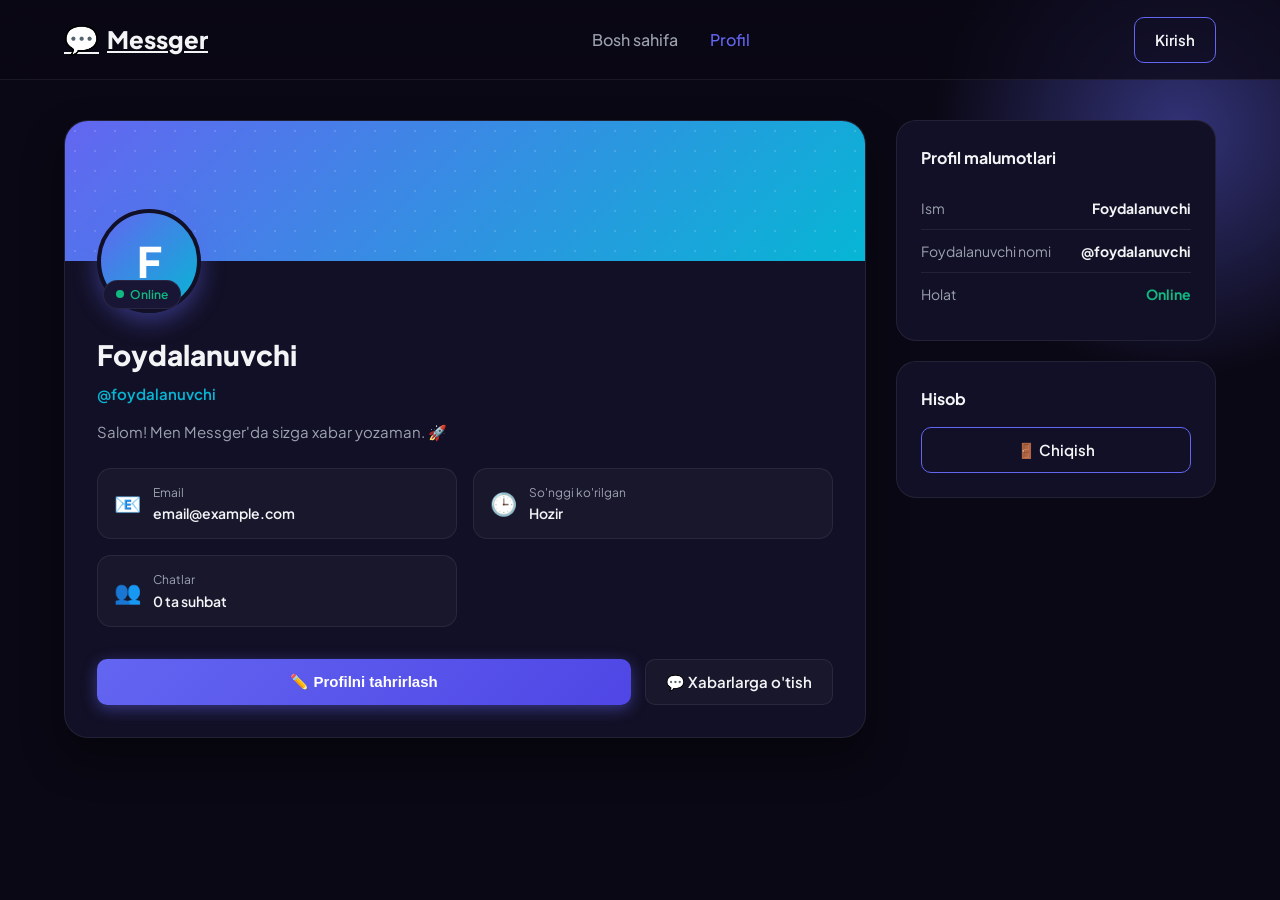
<file: profile.html>
<!DOCTYPE html>
<html lang="uz">
<head>
    <meta charset="UTF-8">
    <meta name="viewport" content="width=device-width, initial-scale=1.0">
    <title>Profil — Messger</title>
    <link rel="stylesheet" href="styles.css">
    <link rel="preconnect" href="https://fonts.googleapis.com">
    <link rel="preconnect" href="https://fonts.gstatic.com" crossorigin>
    <link href="https://fonts.googleapis.com/css2?family=Plus+Jakarta+Sans:wght@300;400;500;600;700;800&display=swap" rel="stylesheet">
</head>
<body>

    <!-- NAVBAR -->
    <nav class="navbar">
        <div class="container nav-container">
            <a href="index.html" class="logo">
                <span class="logo-icon">💬</span>
                <span class="logo-text">Messger</span>
            </a>
            <div class="nav-links">
                <a href="index.html">Bosh sahifa</a>
                <a href="profile.html" class="active-link">Profil</a>
            </div>
            <div class="nav-cta">
                <a href="login.html" class="btn btn-outline" id="profile-login-btn">Kirish</a>
                <button class="mobile-menu-toggle" id="menu-toggle" aria-label="Menyu">
                    <span></span><span></span><span></span>
                </button>
            </div>
        </div>
    </nav>

    <!-- PROFILE -->
    <main class="profile-page">
        <div class="container profile-container">

            <!-- Chappa: Profil kartasi -->
            <div class="profile-card">
                <div class="profile-cover"></div>

                <div class="profile-avatar-wrap">
                    <div class="profile-avatar" id="profile-avatar">U</div>
                    <span class="online-pill" id="online-pill"><span class="online-dot"></span> Online</span>
                </div>

                <div class="profile-head">
                    <h1 id="profile-name">Foydalanuvchi</h1>
                    <p class="profile-username" id="profile-username">@foydalanuvchi</p>
                </div>

                <p class="profile-bio" id="profile-bio">
                    Salom! Men Messger'da sizga xabar yozaman. 🚀
                </p>

                <div class="profile-info" id="profile-info">
                    <div class="info-item">
                        <span class="info-icon">📧</span>
                        <div>
                            <span class="info-label">Email</span>
                            <span class="info-value" id="info-email">email@example.com</span>
                        </div>
                    </div>
                    <div class="info-item">
                        <span class="info-icon">🕒</span>
                        <div>
                            <span class="info-label">So'nggi ko'rilgan</span>
                            <span class="info-value" id="info-last-seen">Hozir</span>
                        </div>
                    </div>
                    <div class="info-item">
                        <span class="info-icon">👥</span>
                        <div>
                            <span class="info-label">Chatlar</span>
                            <span class="info-value">0 ta suhbat</span>
                        </div>
                    </div>
                </div>

                <div class="profile-actions">
                    <button class="btn btn-primary" id="edit-profile-btn">✏️ Profilni tahrirlash</button>
                    <a href="messenger.html" class="btn btn-secondary">💬 Xabarlarga o'tish</a>
                </div>
            </div>

            <!-- O'ngda: Tezkor ma'lumot -->
            <aside class="profile-side">
                <div class="side-card">
                    <h3>Profil malumotlari</h3>
                    <ul class="side-list">
                        <li><span>Ism</span><strong id="side-name">—</strong></li>
                        <li><span>Foydalanuvchi nomi</span><strong id="side-username">—</strong></li>
                        <li><span>Holat</span><strong class="text-success">Online</strong></li>
                    </ul>
                </div>
                <div class="side-card">
                    <h3>Hisob</h3>
                    <a href="#logout" class="btn btn-outline btn-block" id="logout-btn">🚪 Chiqish</a>
                </div>
            </aside>
        </div>
    </main>

    <!-- EDIT MODAL -->
    <div class="edit-overlay" id="edit-overlay">
        <div class="edit-modal">
            <button class="edit-close" id="edit-close" aria-label="Yopish">✕</button>
            <h2>Profilni tahrirlash</h2>
            <form id="edit-form">
                <div class="form-group">
                    <label for="edit-name">Ism</label>
                    <input type="text" id="edit-name" class="form-control" placeholder="Ismingiz">
                </div>
                <div class="form-group">
                    <label for="edit-bio">Bio</label>
                    <textarea id="edit-bio" class="form-control" rows="3" placeholder="O'zingiz haqingizda"></textarea>
                </div>
                <div class="form-group">
                    <label for="edit-avatar">Avatar URL</label>
                    <input type="url" id="edit-avatar" class="form-control" placeholder="https://... rasm manzili">
                </div>
                <div class="edit-buttons">
                    <button type="submit" class="btn btn-primary">Saqlash</button>
                    <button type="button" class="btn btn-secondary" id="edit-cancel">Bekor qilish</button>
                </div>
                <div id="edit-status" class="form-error" style="display:none;"></div>
            </form>
        </div>
    </div>

    <script src="config.js"></script>
    <script>
        const savedTheme = localStorage.getItem('theme') || 'dark';
        if (savedTheme === 'light') {
            document.documentElement.setAttribute('data-theme', 'light');
        }

        // Deploy bo'lsa config.js da API_BASE ko'rsatiladi, lokalda '' = same-origin
        const API_BASE = (window.MESSGER && window.MESSGER.API_BASE) || '';

        // --- 1. Mobile menu toggle (navbar bilan bir xil) ---
        const menuToggle = document.getElementById('menu-toggle');
        const navLinks = document.querySelector('.nav-links');
        if (menuToggle) {
            menuToggle.addEventListener('click', () => {
                navLinks.style.display = navLinks.style.display === 'flex' ? 'none' : 'flex';
            });
        }

        // --- 2. Login / logout holat ---
        const access = localStorage.getItem('access');
        const loginBtn = document.getElementById('profile-login-btn');

        function currentUser() {
            try { return JSON.parse(localStorage.getItem('user') || 'null'); }
            catch (e) { return null; }
        }

        if (access) {
            loginBtn.textContent = 'Xabarlar';
            loginBtn.href = 'messenger.html';
        } else {
            loginBtn.textContent = 'Kirish';
            loginBtn.href = 'login.html';
        }

        document.getElementById('logout-btn').addEventListener('click', async (e) => {
            e.preventDefault();
            const refresh = localStorage.getItem('refresh');
            const access = localStorage.getItem('access');
            if (access && refresh) {
                try {
                    await fetch(API_BASE + '/api/auth/logout/', {
                        method: 'POST',
                        headers: { 'Content-Type': 'application/json', 'Authorization': 'Bearer ' + access },
                        body: JSON.stringify({ refresh })
                    });
                } catch (err) { /* refresh chiqish holatida sinab ko'riladi */ }
            }
            localStorage.removeItem('access');
            localStorage.removeItem('refresh');
            localStorage.removeItem('user');
            window.location.href = 'login.html';
        });

        // --- 3. Profilni to'ldirish (backend'dan yangilangan ma'lumot) ---
        let user = currentUser();
        const setText = (id, val) => { document.getElementById(id).textContent = val; };
        const avatarEl = document.getElementById('profile-avatar');

        function fillProfile(u) {
            const uname = (u && (u.display_name || u.username)) || 'Foydalanuvchi';
            const unick = (u && u.username) || 'foydalanuvchi';
            const umail = (u && u.email) || 'email@example.com';
            const ubio = (u && u.bio) || 'Salom! Men Messger\'da sizga xabar yozaman. 🚀';
            const uavatar = (u && u.avatar) || null;

            setText('profile-name', uname.split(' ')[0]);
            setText('profile-username', '@' + unick);
            setText('profile-bio', ubio);
            setText('info-email', umail);
            setText('side-name', uname);
            setText('side-username', '@' + unick);

            if (u && u.is_online) document.getElementById('online-pill').style.display = 'flex';
            if (u && u.last_seen) setText('info-last-seen', new Date(u.last_seen).toLocaleString('uz-UZ'));

            if (uavatar) {
                avatarEl.textContent = '';
                avatarEl.style.backgroundImage = 'url(' + uavatar + ')';
                avatarEl.style.backgroundSize = 'cover';
                avatarEl.style.backgroundPosition = 'center';
            } else {
                avatarEl.textContent = unick.charAt(0).toUpperCase();
            }

            document.getElementById('edit-name').value = u ? (u.display_name || u.username || '') : '';
            document.getElementById('edit-bio').value = u ? (u.bio || '') : '';
            document.getElementById('edit-avatar').value = uavatar || '';
        }

        fillProfile(user);

        async function refreshProfile() {
            const token = localStorage.getItem('access');
            if (!token) return;
            try {
                const res = await fetch(API_BASE + '/api/users/me/', { headers: { 'Authorization': 'Bearer ' + token } });
                if (res.ok) {
                    user = await res.json();
                    localStorage.setItem('user', JSON.stringify(user));
                    fillProfile(user);
                }
            } catch (e) { /* localStorage ma'lumoti yetarli */ }
        }
        refreshProfile();

        const editStatus = () => document.getElementById('edit-status');

        // --- 4. Tahrirlash modali ---
        const overlay = document.getElementById('edit-overlay');
        const openEdit = () => { overlay.classList.add('show'); };
        const closeEdit = () => { overlay.classList.remove('show'); };

        document.getElementById('edit-profile-btn').addEventListener('click', openEdit);
        document.getElementById('edit-close').addEventListener('click', closeEdit);
        document.getElementById('edit-cancel').addEventListener('click', closeEdit);
        overlay.addEventListener('click', (e) => { if (e.target === overlay) closeEdit(); });

        // --- 5. Saqlash (PATCH /api/users/me/ + localStorage) ---
        document.getElementById('edit-form').addEventListener('submit', async (e) => {
            e.preventDefault();
            const status = editStatus();
            const newName = document.getElementById('edit-name').value.trim();
            const newBio = document.getElementById('edit-bio').value.trim();
            const newAvatar = document.getElementById('edit-avatar').value.trim();

            if (!newName) {
                status.textContent = 'Ism bo\'sh bo\'lishi mumkin emas.';
                status.style.display = 'block';
                return;
            }

            const token = localStorage.getItem('access');
            const updated = Object.assign({}, user || {}, {
                display_name: newName,
                bio: newBio,
                avatar: newAvatar
            });

            if (token) {
                status.textContent = 'Saqlanmoqda...';
                status.style.display = 'block';
                status.style.color = 'var(--text-secondary)';
                status.style.background = 'transparent';
                try {
                    const res = await fetch(API_BASE + '/api/users/me/', {
                        method: 'PATCH',
                        headers: {
                            'Content-Type': 'application/json',
                            'Authorization': 'Bearer ' + token
                        },
                        body: JSON.stringify({ display_name: newName, bio: newBio, avatar: newAvatar })
                    });
                    if (res.ok) {
                        user = await res.json();
                        status.style.display = 'none';
                    } else {
                        status.textContent = 'Serverda saqlanmadi. Local saqlandi.';
                        status.style.display = 'block';
                    }
                } catch (err) {
                    status.textContent = 'Serverga ulanishmadi. Local saqlandi.';
                    status.style.display = 'block';
                }
            }

            localStorage.setItem('user', JSON.stringify(updated));
            fillProfile(user || updated);
            closeEdit();
        });
    </script>
</body>
</html>
</file>
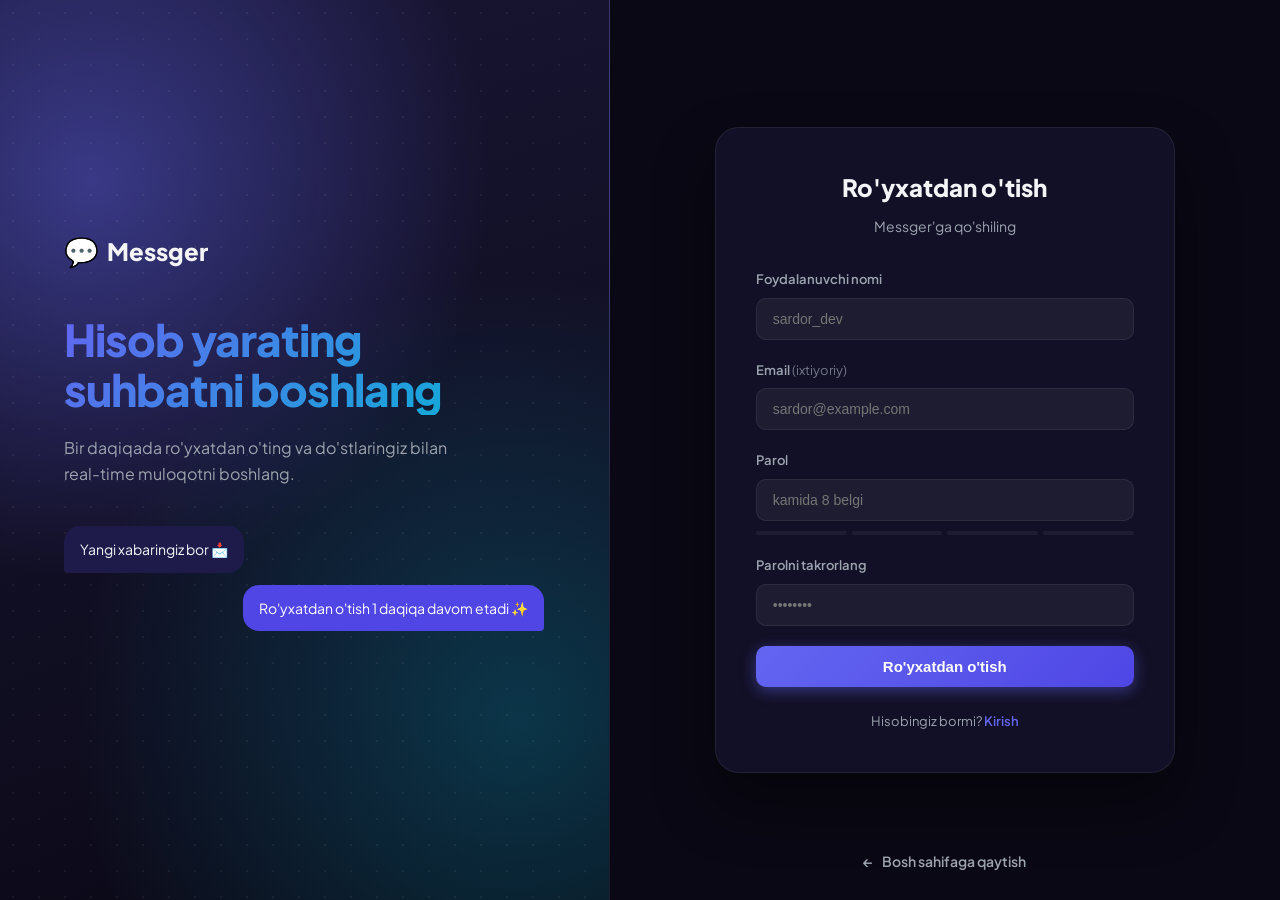
<file: register.html>
<!DOCTYPE html>
<html lang="uz">
<head>
    <meta charset="UTF-8">
    <meta name="viewport" content="width=device-width, initial-scale=1.0">
    <title>Ro'yxatdan o'tish — Messger</title>
    <link rel="stylesheet" href="styles.css">
    <link rel="preconnect" href="https://fonts.googleapis.com">
    <link rel="preconnect" href="https://fonts.gstatic.com" crossorigin>
    <link href="https://fonts.googleapis.com/css2?family=Plus+Jakarta+Sans:wght@300;400;500;600;700;800&display=swap" rel="stylesheet">
</head>
<body>

    <div class="auth-split">
        <div class="auth-brand">
            <div class="brand-inner">
                <div class="logo">
                    <span class="logo-icon">💬</span>
                    <span class="logo-text">Messger</span>
                </div>
                <h1 class="gradient-text">Hisob yarating<br>suhbatni boshlang</h1>
                <p>
                    Bir daqiqada ro'yxatdan o'ting va do'stlaringiz bilan
                    real-time muloqotni boshlang.
                </p>
                <div class="brand-chat-mock">
                    <div class="mock-bubble in">Yangi xabaringiz bor 📩</div>
                    <div class="mock-bubble out">Ro'yxatdan o'tish 1 daqiqa davom etadi ✨</div>
                </div>
            </div>
        </div>

        <div class="auth-panel">
            <a href="index.html" class="back-home"><span>←</span> Bosh sahifaga qaytish</a>

            <div class="auth-card wide">
                <div class="auth-header">
                    <h2>Ro'yxatdan o'tish</h2>
                    <p>Messger'ga qo'shiling</p>
                </div>

                <form id="register-form">
                    <div class="form-group">
                        <label for="username">Foydalanuvchi nomi</label>
                        <input type="text" id="username" class="form-control" placeholder="sardor_dev" required>
                    </div>
                    <div class="form-group">
                        <label for="email">Email <span class="optional">(ixtiyoriy)</span></label>
                        <input type="email" id="email" class="form-control" placeholder="sardor@example.com">
                    </div>
                    <div class="form-group">
                        <label for="password">Parol</label>
                        <input type="password" id="password" class="form-control" placeholder="kamida 8 belgi" required minlength="8">
                        <div class="pw-meter" id="pw-meter" data-score="0"><span></span><span></span><span></span><span></span></div>
                        <span class="pw-hint" id="pw-hint"></span>
                    </div>
                    <div class="form-group">
                        <label for="password2">Parolni takrorlang</label>
                        <input type="password" id="password2" class="form-control" placeholder="••••••••" required>
                        <span class="field-error" id="pw-match-error"></span>
                    </div>
                    <div id="form-error" class="form-error" role="alert" style="display:none;"></div>
                    <button type="submit" class="btn btn-primary">Ro'yxatdan o'tish</button>
                </form>

                <div class="auth-card-bottom">
                    Hisobingiz bormi? <a href="login.html">Kirish</a>
                </div>
            </div>
        </div>
    </div>

    <script src="config.js"></script>
    <script>
        const savedTheme = localStorage.getItem('theme') || 'dark';
        if (savedTheme === 'light') {
            document.documentElement.setAttribute('data-theme', 'light');
        }

        // Backend (roadmap 3-4-bosqich): POST /api/auth/register/
        // Deploy bo'lsa config.js da API_BASE ko'rsatiladi, lokalda '' = same-origin
        const API_URL = ((window.MESSGER && window.MESSGER.API_BASE) || '') + '/api/auth/register/';

        // --- Parol kuchi ---
        const pwInput = document.getElementById('password');
        const pwMeter = document.getElementById('pw-meter');
        const pwHint = document.getElementById('pw-hint');

        pwInput.addEventListener('input', () => {
            const v = pwInput.value;
            let score = 0;
            if (v.length >= 8) score++;
            if (/[A-Z]/.test(v) && /[a-z]/.test(v)) score++;
            if (/\d/.test(v)) score++;
            if (/[^A-Za-z0-9]/.test(v)) score++;
            pwMeter.dataset.score = score;
            const labels = ['Juda zaif', 'Zaif', "O'rtacha", 'Yaxshi', "Kuchli"];
            pwHint.textContent = 'Parol kuchi: ' + labels[score];
        });

        const form = document.getElementById('register-form');
        const usernameInput = document.getElementById('username');
        const emailInput = document.getElementById('email');
        const password2 = document.getElementById('password2');
        const matchError = document.getElementById('pw-match-error');
        const submitBtn = form.querySelector('button[type="submit"]');
        const errorBox = document.getElementById('form-error');

        form.addEventListener('submit', async (e) => {
            e.preventDefault();
            errorBox.style.display = 'none';
            matchError.textContent = '';

            const username = usernameInput.value.trim();
            const password = pwInput.value;

            if (password !== password2.value) {
                matchError.textContent = 'Parollar mos kelmadi.';
                return;
            }
            if (password.length < 8) {
                errorBox.textContent = 'Parol kamida 8 belgidan iborat bo\'lishi kerak.';
                errorBox.style.display = 'block';
                return;
            }

            submitBtn.disabled = true;
            submitBtn.textContent = 'Yuklanmoqda...';

            try {
                const response = await fetch(API_URL, {
                    method: 'POST',
                    headers: { 'Content-Type': 'application/json' },
                    body: JSON.stringify({
                        username,
                        email: emailInput.value.trim(),
                        password,
                        password_confirm: password
                    })
                });

                const data = await response.json();

                if (!response.ok) {
                    const firstError = Object.values(data)[0];
                    errorBox.textContent = Array.isArray(firstError)
                        ? firstError[0]
                        : (firstError || 'Ro\'yxatdan o\'tish muvaffaqiyatsiz.');
                    errorBox.style.display = 'block';
                    return;
                }

                localStorage.setItem('access', data.access);
                localStorage.setItem('refresh', data.refresh);
                if (data.user) {
                    localStorage.setItem('user', JSON.stringify(data.user));
                } else {
                    localStorage.setItem('user', JSON.stringify({ username, display_name: username }));
                }
                window.location.href = 'messenger.html';
            } catch (err) {
                errorBox.textContent = "Serverga ulanib bo'lmadi. Django ishlayotganini tekshiring.";
                errorBox.style.display = 'block';
            } finally {
                submitBtn.disabled = false;
                submitBtn.textContent = "Ro'yxatdan o'tish";
            }
        });
    </script>
</body>
</html>
</file>
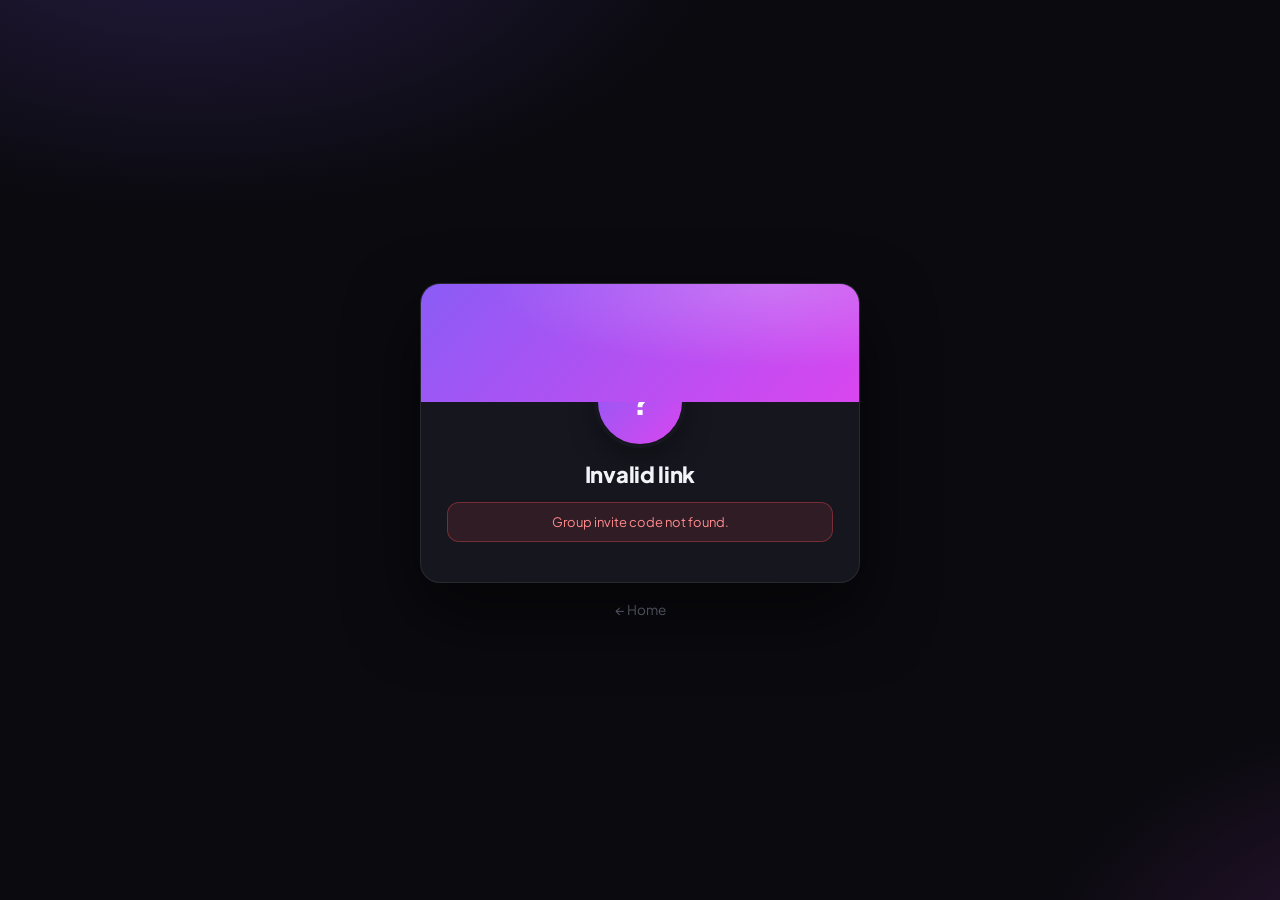
<file: frontend/join.html>
<!DOCTYPE html>
<html lang="uz">
<head>
    <meta charset="UTF-8">
    <link rel="icon" type="image/svg+xml" href="/favicon.svg">
    <meta name="viewport" content="width=device-width, initial-scale=1.0">
    <title data-i18n="join.doc_title">Guruhga qo'shilish — Messger</title>
    <script src="i18n.js"></script>
    <link rel="stylesheet" href="join.css">
    <link rel="preconnect" href="https://fonts.googleapis.com">
    <link rel="preconnect" href="https://fonts.gstatic.com" crossorigin>
    <link href="https://fonts.googleapis.com/css2?family=Plus+Jakarta+Sans:wght@300;400;500;600;700;800&display=swap" rel="stylesheet">
</head>
<body>
    <div class="join-wrap">
        <div class="join-card" id="joinCard">
            <div class="join-cover"></div>
            <div class="join-body">
                <div class="join-avatar" id="joinAvatar">?</div>
                <h1 class="join-name" id="joinName">Yuklanmoqda…</h1>
                <p class="join-username" id="joinUsername"></p>
                <p class="join-about" id="joinAbout"></p>
                <p class="join-meta" id="joinMeta"></p>
                <div class="join-error" id="joinError" hidden></div>
                <button class="join-btn" id="joinBtn" type="button" disabled>Yuklanmoqda…</button>
                <p class="join-note" id="joinNote"></p>
            </div>
        </div>
        <a class="join-back" href="index.html">&#8592; <span data-i18n="open.back">Bosh sahifa</span></a>
    </div>

    <script src="config.js"></script>
    <script src="join.js"></script>
</body>
</html>
</file>
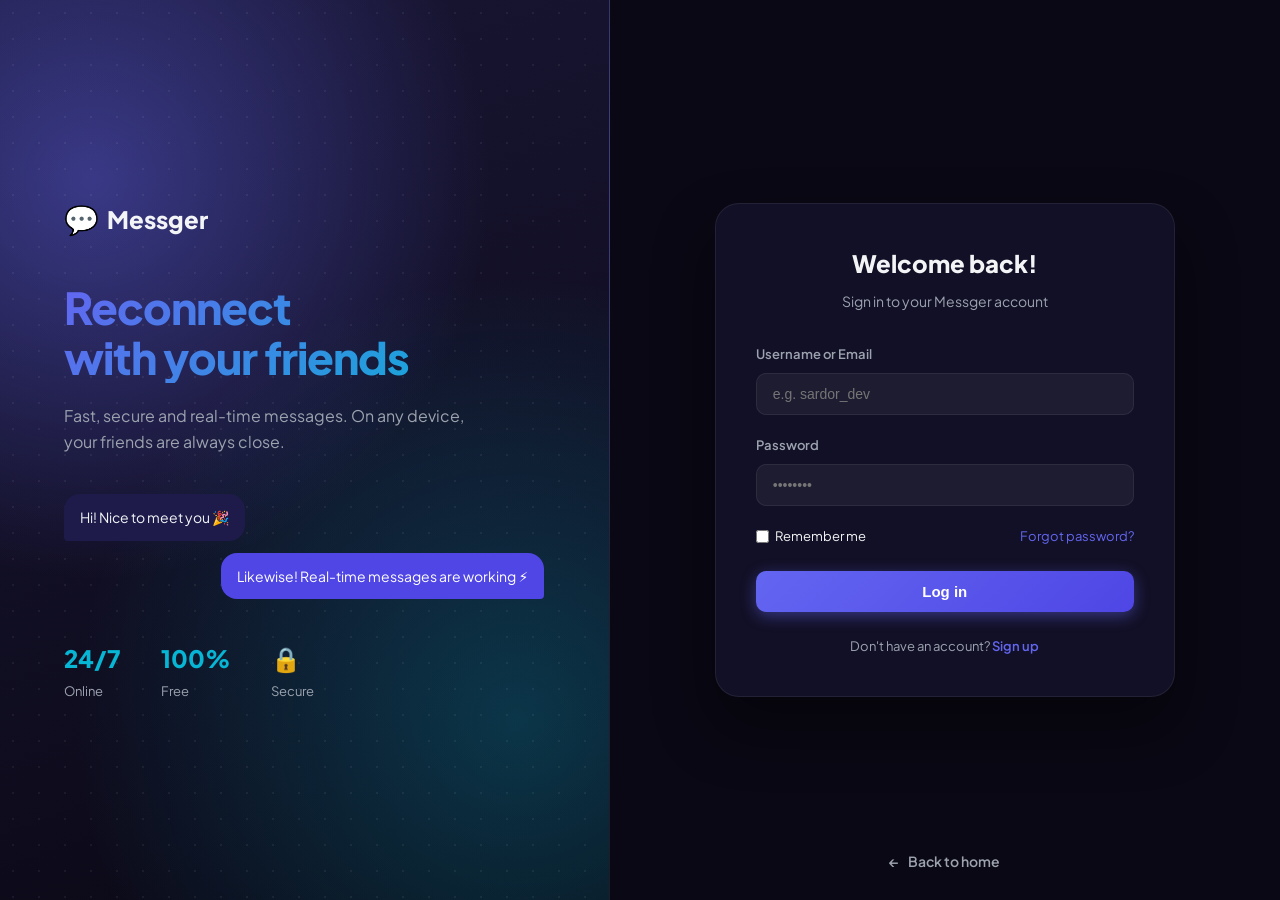
<file: frontend/login.html>
﻿<!DOCTYPE html>
<html lang="uz">
<head>
    <meta charset="UTF-8">
    <link rel="icon" type="image/svg+xml" href="/favicon.svg">
    <meta name="viewport" content="width=device-width, initial-scale=1.0">
    <title data-i18n="login.doc_title">Kirish — Messger</title>
    <script src="i18n.js"></script>
    <link rel="stylesheet" href="styles.css">
    <link rel="preconnect" href="https://fonts.googleapis.com">
    <link rel="preconnect" href="https://fonts.gstatic.com" crossorigin>
    <link href="https://fonts.googleapis.com/css2?family=Plus+Jakarta+Sans:wght@300;400;500;600;700;800&display=swap" rel="stylesheet">
</head>
<body>

    <div class="auth-split">
        <!-- Chap panel: Brend + illyustratsiya -->
        <div class="auth-brand">
            <div class="brand-inner">
                <div class="logo">
                    <span class="logo-icon">💬</span>
                    <span class="logo-text">Messger</span>
                </div>
                <h1 class="gradient-text" data-i18n-html="login.hero_title">Do'stlaringiz bilan<br>yana bog'laning</h1>
                <p data-i18n="login.hero_desc">
                    Tezkor, xavfsiz va real-time xabarlar. Qaysi qurilmada bo'lishingizdan
                    qat'i nazar — do'stlaringiz har doim yaqin.
                </p>

                <div class="brand-chat-mock">
                    <div class="mock-bubble in" data-i18n="login.mock1">Salom! Tanishganimdan xursandman 🎉</div>
                    <div class="mock-bubble out" data-i18n="login.mock2">Men ham! Real-time xabarlar ishlamoqda ⚡</div>
                </div>

                <div class="brand-stats">
                    <div><strong>24/7</strong><span data-i18n="login.brand_online">Onlayn</span></div>
                    <div><strong>100%</strong><span data-i18n="login.brand_free">Bepul</span></div>
                    <div><strong>🔒</strong><span data-i18n="login.brand_safe">Xavfsiz</span></div>
                </div>
            </div>
        </div>

        <!-- O'ng panel: Login formasi -->
        <div class="auth-panel">
            <a href="index.html" class="back-home"><span>←</span> <span data-i18n="auth.back_home">Bosh sahifaga qaytish</span></a>

            <div class="auth-card wide">
                <div class="auth-header">
                    <h2 data-i18n="login.welcome">Xush kelibsiz!</h2>
                    <p data-i18n="login.subtitle">Messger hisobingizga kiring</p>
                </div>

                <form id="login-form">
                    <div class="form-group">
                        <label for="username" data-i18n="login.username">Foydalanuvchi nomi yoki Email</label>
                        <input type="text" id="username" class="form-control" placeholder="Masalan: sardor_dev" data-i18n-placeholder="login.username_ph" required>
                    </div>
                    <div class="form-group">
                        <label for="password" data-i18n="login.password">Parol</label>
                        <input type="password" id="password" class="form-control" placeholder="••••••••" required>
                    </div>
                    <div class="form-footer">
                        <label style="display:flex; align-items:center; gap:6px; cursor:pointer;">
                            <input type="checkbox" style="accent-color: var(--accent-color);"> <span data-i18n="login.remember">Meni eslab qol</span>
                        </label>
                        <a href="#" data-i18n="login.forgot">Parolni unutdingizmi?</a>
                    </div>
                    <div id="form-error" class="form-error" role="alert" style="display:none;"></div>
                    <button type="submit" class="btn btn-primary" data-i18n="login.submit">Kirish</button>
                </form>

                <div class="auth-card-bottom">
                    <span data-i18n="login.no_account">Hisobingiz yo'qmi?</span> <a href="register.html" data-i18n="login.register">Ro'yxatdan o'tish</a>
                </div>
            </div>
        </div>
    </div>

    <script src="config.js"></script>
    <script>
        const T = (k, v) => (window.MESSGER_I18N ? window.MESSGER_I18N.t(k, v) : k);

        const savedTheme = localStorage.getItem('theme') || 'dark';
        if (savedTheme === 'light') {
            document.documentElement.setAttribute('data-theme', 'light');
        }

        if (new URLSearchParams(window.location.search).get('registered') === '1') {
            const errorBox = document.getElementById('form-error');
            errorBox.style.display = 'block';
            errorBox.textContent = T('login.registered_ok');
            errorBox.style.background = 'rgba(16, 185, 129, 0.12)';
            errorBox.style.borderColor = 'rgba(16, 185, 129, 0.4)';
            errorBox.style.color = '#34d399';
        }

        // Backend: POST /api/auth/login/ { username, password } -> { access, refresh, user, account_id }
        // Deploy bo'lsa config.js da API_BASE ko'rsatiladi, lokalda '' = same-origin
        const API_URL = ((window.MESSGER && window.MESSGER.API_BASE) || '') + '/api/auth/login/';

        const form = document.getElementById('login-form');
        const usernameInput = document.getElementById('username');
        const passwordInput = document.getElementById('password');
        const submitBtn = form.querySelector('button[type="submit"]');
        const errorBox = document.getElementById('form-error');

        form.addEventListener('submit', async (e) => {
            e.preventDefault();
            errorBox.style.display = 'none';

            const username = usernameInput.value.trim();
            const password = passwordInput.value;

            if (!username || !password) {
                errorBox.textContent = T('login.err_fill');
                errorBox.style.display = 'block';
                return;
            }

            submitBtn.disabled = true;
            submitBtn.textContent = T('common.loading');

            try {
                const response = await fetch(API_URL, {
                    method: 'POST',
                    headers: { 'Content-Type': 'application/json' },
                    body: JSON.stringify({ username, password })
                });

                const data = await response.json();

                if (!response.ok) {
                    const firstError = Object.values(data)[0];
                    errorBox.textContent = Array.isArray(firstError)
                        ? firstError[0]
                        : (firstError || 'Kirish muvaffaqiyatsiz bo\'ldi.');
                    errorBox.style.display = 'block';
                    return;
                }

                localStorage.setItem('access', data.access);
                localStorage.setItem('refresh', data.refresh);
                if (data.user) {
                    localStorage.setItem('user', JSON.stringify(data.user));
                } else {
                    localStorage.setItem('user', JSON.stringify({ username, display_name: username }));
                }
                const next = new URLSearchParams(window.location.search).get('next');
                window.location.href = (next && next.startsWith('/')) ? next : 'messenger.html';
            } catch (err) {
                errorBox.textContent = T('login.err_server');
                errorBox.style.display = 'block';
            } finally {
                submitBtn.disabled = false;
                submitBtn.textContent = T('login.submit');
            }
        });
    </script>
</body>
</html>
</file>
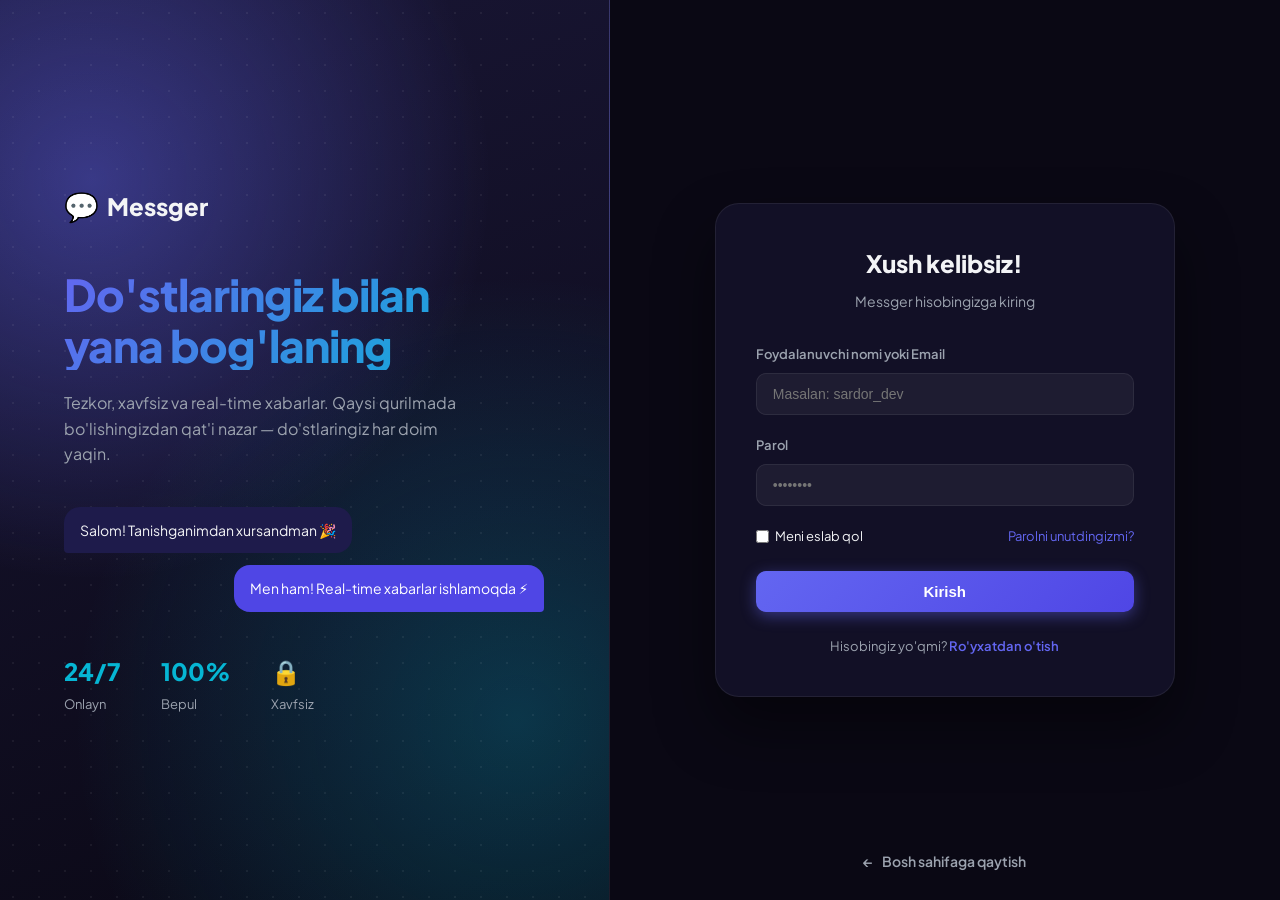
<file: frontend/messenger.html>
<!DOCTYPE html>
<html lang="uz" data-theme="night">
<head>
    <meta charset="UTF-8">
    <link rel="icon" type="image/svg+xml" href="/favicon.svg">
    <meta name="viewport" content="width=device-width, initial-scale=1.0">
    <title>Messger — Desktop</title>
    <link rel="preconnect" href="https://fonts.googleapis.com">
    <link rel="preconnect" href="https://fonts.gstatic.com" crossorigin>
    <link href="https://fonts.googleapis.com/css2?family=Plus+Jakarta+Sans:wght@400;500;600;700;800&display=swap" rel="stylesheet">
    <link rel="stylesheet" href="messenger.css">
</head>
<body>

<!-- ═══════════════════════════════════════════════════════════════════════
     SVG ICON LIBRARY
     ═══════════════════════════════════════════════════════════════════════ -->
<svg class="svg-sprite" aria-hidden="true" focusable="false">
    <defs>
        <symbol id="i-menu" viewBox="0 0 24 24"><path d="M4 7h16M4 12h16M4 17h10"/></symbol>
        <symbol id="i-chats" viewBox="0 0 24 24"><path d="M21 11.5a8.38 8.38 0 0 1-.9 3.8 8.5 8.5 0 0 1-7.6 4.7 8.38 8.38 0 0 1-3.8-.9L3 21l1.9-5.7a8.38 8.38 0 0 1-.9-3.8 8.5 8.5 0 0 1 4.7-7.6 8.38 8.38 0 0 1 3.8-.9h.5a8.48 8.48 0 0 1 8 8v.5z"/></symbol>
        <symbol id="i-star" viewBox="0 0 24 24"><path d="m12 2 3.09 6.26L22 9.27l-5 4.87 1.18 6.88L12 17.77l-6.18 3.25L7 14.14 2 9.27l6.91-1.01L12 2z"/></symbol>
        <symbol id="i-bot" viewBox="0 0 24 24"><rect x="3" y="8" width="18" height="12" rx="3"/><path d="M12 8V4M8 4h8M9 13v2M15 13v2M9.5 17h5"/></symbol>
        <symbol id="i-folder" viewBox="0 0 24 24"><path d="M3 7a2 2 0 0 1 2-2h4l2 2.5h8a2 2 0 0 1 2 2V18a2 2 0 0 1-2 2H5a2 2 0 0 1-2-2V7z"/></symbol>
        <symbol id="i-code" viewBox="0 0 24 24"><path d="m8 6-6 6 6 6M16 6l6 6-6 6"/></symbol>
        <symbol id="i-pencil" viewBox="0 0 24 24"><path d="M12 20h9M16.5 3.5a2.12 2.12 0 0 1 3 3L7 19l-4 1 1-4 12.5-12.5z"/></symbol>
        <symbol id="i-search" viewBox="0 0 24 24"><circle cx="11" cy="11" r="7"/><path d="m20 20-3.5-3.5"/></symbol>
        <symbol id="i-dots" viewBox="0 0 24 24"><circle cx="12" cy="5" r="1.6"/><circle cx="12" cy="12" r="1.6"/><circle cx="12" cy="19" r="1.6"/></symbol>
        <symbol id="i-bell" viewBox="0 0 24 24"><path d="M18 8a6 6 0 1 0-12 0c0 7-3 9-3 9h18s-3-2-3-9M13.7 21a2 2 0 0 1-3.4 0"/></symbol>
        <symbol id="i-check" viewBox="0 0 24 24"><path d="m4 12.5 5 5L20 6.5"/></symbol>
        <symbol id="i-user" viewBox="0 0 24 24"><path d="M20 21v-2a4 4 0 0 0-4-4H8a4 4 0 0 0-4 4v2"/><circle cx="12" cy="7" r="4"/></symbol>
        <symbol id="i-wallet" viewBox="0 0 24 24"><path d="M3 8a2 2 0 0 1 2-2h13a2 2 0 0 1 2 2v9a2 2 0 0 1-2 2H5a2 2 0 0 1-2-2V8z"/><path d="M16 12h4v3h-4a1.5 1.5 0 0 1 0-3z"/></symbol>
        <symbol id="i-group" viewBox="0 0 24 24"><path d="M16 21v-2a4 4 0 0 0-4-4H6a4 4 0 0 0-4 4v2"/><circle cx="9" cy="7" r="4"/><path d="M22 21v-2a4 4 0 0 0-3-3.87M16 3.13A4 4 0 0 1 16 11"/></symbol>
        <symbol id="i-channel" viewBox="0 0 24 24"><path d="m3 11 15-7v16L3 13v-2z"/><path d="M7 12.5V19a2 2 0 0 0 4 0v-5"/></symbol>
        <symbol id="i-contacts" viewBox="0 0 24 24"><path d="M4 4h16v16H4z"/><path d="M8 9h8M8 13h5"/><circle cx="8.5" cy="8" r="1.2"/></symbol>
        <symbol id="i-phone" viewBox="0 0 24 24"><path d="M15.5 21A13.5 13.5 0 0 1 3 8.5 2.5 2.5 0 0 1 5.5 6h1.8a1 1 0 0 1 1 .8l.7 3a1 1 0 0 1-.4 1.1L7.5 12a11 11 0 0 0 4.5 4.5l1.1-1.1a1 1 0 0 1 1.1-.4l3 .7a1 1 0 0 1 .8 1v1.8A2.5 2.5 0 0 1 15.5 21z"/></symbol>
        <symbol id="i-bookmark" viewBox="0 0 24 24"><path d="M19 21 12 16l-7 5V5a2 2 0 0 1 2-2h10a2 2 0 0 1 2 2z"/></symbol>
        <symbol id="i-gear" viewBox="0 0 24 24"><circle cx="12" cy="12" r="3"/><path d="M19.4 15a1.65 1.65 0 0 0 .33 1.82l.06.06a2 2 0 1 1-2.83 2.83l-.06-.06a1.65 1.65 0 0 0-1.82-.33 1.65 1.65 0 0 0-1 1.51V21a2 2 0 1 1-4 0v-.09A1.65 1.65 0 0 0 9 19.4a1.65 1.65 0 0 0-1.82.33l-.06.06a2 2 0 1 1-2.83-2.83l.06-.06a1.65 1.65 0 0 0 .33-1.82 1.65 1.65 0 0 0-1.51-1H3a2 2 0 1 1 0-4h.09A1.65 1.65 0 0 0 4.6 9a1.65 1.65 0 0 0-.33-1.82l-.06-.06a2 2 0 1 1 2.83-2.83l.06.06A1.65 1.65 0 0 0 9 4.6h.09A1.65 1.65 0 0 0 10 3.09V3a2 2 0 1 1 4 0v.09A1.65 1.65 0 0 0 15 4.6a1.65 1.65 0 0 0 1.82-.33l.06-.06a2 2 0 1 1 2.83 2.83l-.06.06A1.65 1.65 0 0 0 19.4 9v.09a1.65 1.65 0 0 0 1.51 1H21a2 2 0 1 1 0 4h-.09a1.65 1.65 0 0 0-1.51 1z"/></symbol>
        <symbol id="i-moon" viewBox="0 0 24 24"><path d="M21 12.8A9 9 0 1 1 11.2 3a7 7 0 0 0 9.8 9.8z"/></symbol>
        <symbol id="i-chevron" viewBox="0 0 24 24"><path d="m6 9 6 6 6-6"/></symbol>
        <symbol id="i-back" viewBox="0 0 24 24"><path d="m15 18-6-6 6-6"/></symbol>
        <symbol id="i-clip" viewBox="0 0 24 24"><path d="M21.4 11.05 12.25 20.2a5.5 5.5 0 0 1-7.78-7.78l9.19-9.19a3.67 3.67 0 0 1 5.18 5.18l-9.2 9.2a1.83 1.83 0 1 1-2.59-2.6l8.49-8.48"/></symbol>
        <symbol id="i-smile" viewBox="0 0 24 24"><circle cx="12" cy="12" r="9"/><path d="M8.5 14.5a4.5 4.5 0 0 0 7 0M9 9.5h.01M15 9.5h.01"/></symbol>
        <symbol id="i-mic" viewBox="0 0 24 24"><rect x="9" y="2" width="6" height="11" rx="3"/><path d="M5 11a7 7 0 0 0 14 0M12 18v4"/></symbol>
        <symbol id="i-send" viewBox="0 0 24 24"><path d="M21.5 2.5 11 13M21.5 2.5l-6.7 19-3.8-8.5-8.5-3.8 19-6.7z"/></symbol>
        <symbol id="i-plus" viewBox="0 0 24 24"><path d="M12 5v14M5 12h14"/></symbol>
        <symbol id="i-close" viewBox="0 0 24 24"><path d="M18 6 6 18M6 6l12 12"/></symbol>
        <symbol id="i-verified" viewBox="0 0 24 24"><path d="m12 2 2.4 2.1 3.2-.3.9 3.1 2.8 1.6-1.3 3 1.3 3-2.8 1.6-.9 3.1-3.2-.3L12 22l-2.4-2.1-3.2.3-.9-3.1L2.7 15.5 4 12.5 2.7 9.5 5.5 7.9l.9-3.1 3.2.3z"/><path d="m8.5 12.2 2.4 2.4 4.6-4.8" stroke="var(--bg-base)" stroke-width="1.6"/></symbol>
        <symbol id="i-lock" viewBox="0 0 24 24"><rect x="4" y="10" width="16" height="11" rx="2"/><path d="M8 10V7a4 4 0 0 1 8 0v3"/></symbol>
        <symbol id="i-mute" viewBox="0 0 24 24"><path d="M11 5 6 9H2v6h4l5 4V5zM22 9l-6 6M16 9l6 6"/></symbol>
        <symbol id="i-pin" viewBox="0 0 24 24"><path d="M12 17v5M9 3h6l-1 6 3 3v2H7v-2l3-3-1-6z"/></symbol>
        <symbol id="i-trash" viewBox="0 0 24 24"><path d="M4 7h16M10 11v6M14 11v6M5 7l1 13a2 2 0 0 0 2 2h8a2 2 0 0 0 2-2l1-13M9 7V4h6v3"/></symbol>
        <symbol id="i-reply" viewBox="0 0 24 24"><path d="M9 17 4 12l5-5"/><path d="M20 18v-2a4 4 0 0 0-4-4H4"/></symbol>
        <symbol id="i-copy" viewBox="0 0 24 24"><rect x="9" y="9" width="11" height="11" rx="2"/><path d="M5 15V5a2 2 0 0 1 2-2h10"/></symbol>
        <symbol id="i-heart" viewBox="0 0 24 24"><path d="M20.84 4.61a5.5 5.5 0 0 0-7.78 0L12 5.67l-1.06-1.06a5.5 5.5 0 0 0-7.78 7.78l1.06 1.06L12 21.23l7.78-7.78 1.06-1.06a5.5 5.5 0 0 0 0-7.78z"/></symbol>
        <symbol id="i-speaker" viewBox="0 0 24 24"><path d="M11 5 6 9H2v6h4l5 4V5z"/><path d="M15.5 8.5a5 5 0 0 1 0 7M18.4 5.6a9 9 0 0 1 0 12.8"/></symbol>
        <symbol id="i-info" viewBox="0 0 24 24"><circle cx="12" cy="12" r="9"/><path d="M12 11v5M12 8h.01"/></symbol>
        <symbol id="i-video" viewBox="0 0 24 24"><rect x="2" y="6" width="14" height="12" rx="2"/><path d="m16 10 5-3v10l-5-3z"/></symbol>
        <symbol id="i-shield" viewBox="0 0 24 24"><path d="M12 3 4 6v6c0 5 3.4 8.3 8 9 4.6-.7 8-4 8-9V6z"/><path d="m9 12 2 2 4-4"/></symbol>
        <symbol id="i-logout" viewBox="0 0 24 24"><path d="M9 21H5a2 2 0 0 1-2-2V5a2 2 0 0 1 2-2h4M16 17l5-5-5-5M21 12H9"/></symbol>
        <symbol id="i-globe" viewBox="0 0 24 24"><circle cx="12" cy="12" r="9"/><path d="M3 12h18M12 3a15 15 0 0 1 0 18M12 3a15 15 0 0 0 0 18"/></symbol>
    </defs>
</svg>

<!-- ═══════════════════════════════════════════════════════════════════════
     APP SHELL
     ═══════════════════════════════════════════════════════════════════════ -->
<div class="app" id="app">

    <!-- ─────────── 1. LEFT RAIL ─────────── -->
    <nav class="rail" id="rail" aria-label="Asosiy navigatsiya">
        <button class="rail__menu" id="btnMenu" type="button" aria-label="Menyuni ochish" aria-expanded="false" aria-controls="drawer">
            <svg class="ico"><use href="#i-menu"/></svg>
        </button>

        <div class="rail__nav">
            <button class="rail__item is-active" data-filter="all" type="button" title="Barcha chatlar">
                <svg class="ico"><use href="#i-chats"/></svg>
                <span class="rail__label">All Chats</span>
                <span class="rail__dot" data-badge="all"></span>
            </button>
            <button class="rail__item" data-filter="favorite" type="button" title="PC Favorite">
                <svg class="ico"><use href="#i-star"/></svg>
                <span class="rail__label">PC Favorite</span>
            </button>
            <button class="rail__item" data-filter="bots" type="button" title="Bots">
                <svg class="ico"><use href="#i-bot"/></svg>
                <span class="rail__label">Bots</span>
            </button>
            <button class="rail__item" data-filter="football" type="button" title="Football papkasi">
                <svg class="ico"><use href="#i-folder"/></svg>
                <span class="rail__label">Football</span>
            </button>
            <button class="rail__item" data-filter="code" type="button" title="Python / Linux / HTML">
                <svg class="ico"><use href="#i-code"/></svg>
                <span class="rail__label">Python / Linux / HTML</span>
            </button>
            <button class="rail__item" data-filter="edit" type="button" title="Edit">
                <svg class="ico"><use href="#i-pencil"/></svg>
                <span class="rail__label">Edit</span>
            </button>
        </div>

        <div class="rail__foot">
            <div class="rail__me" id="railMe" title="Profil">
                <span class="avatar avatar--sm" data-avatar="SP">?</span>
                <span class="rail__status" aria-hidden="true"></span>
            </div>
        </div>
    </nav>

    <!-- ─────────── 2. CHAT LIST PANEL ─────────── -->
    <section class="panel" aria-label="Chatlar ro'yxati">
        <header class="panel__head">
            <button class="icon-btn icon-btn--ghost panel__back" id="btnBack" type="button" aria-label="Orqaga">
                <svg class="ico"><use href="#i-back"/></svg>
            </button>

            <div class="search">
                <svg class="ico search__ico"><use href="#i-search"/></svg>
                <input type="search" id="searchInput" placeholder="Search" data-i18n-placeholder="app.search" autocomplete="off" aria-label="Qidirish">
                <button class="search__clear" id="searchClear" type="button" aria-label="Tozalash" hidden>
                    <svg class="ico"><use href="#i-close"/></svg>
                </button>
            </div>

            <button class="icon-btn" type="button" title="Bildirishnomalar" aria-label="Bildirishnomalar">
                <svg class="ico"><use href="#i-bell"/></svg>
                <span class="pip"></span>
            </button>
            <button class="icon-btn" id="btnAddChat" type="button" title="Yangi chat" aria-label="Yangi chat">
                <svg class="ico"><use href="#i-plus"/></svg>
            </button>
        </header>

        <div class="panel__scroll" id="chatScroll">
            <!-- Birthday banner -->
            <button class="banner" id="bannerBirthday" type="button">
                <span class="banner__cake">🎂</span>
                <span class="banner__text">Bugungi bayramlar uchun pastga qarang.</span>
                <span class="banner__close" aria-hidden="true"><svg class="ico"><use href="#i-close"/></svg></span>
            </button>

            <div class="list" id="chatList" role="listbox" aria-label="Chatlar"></div>

            <p class="list__empty" id="listEmpty" hidden>Bu bo'limda chat yo'q.</p>
        </div>
    </section>

    <!-- ─────────── 3. MAIN CHAT AREA ─────────── -->
    <main class="stage" id="stage">

        <!-- 3a. Empty state -->
        <section class="stage__empty" id="stageEmpty">
            <div class="mesh" aria-hidden="true">
                <span class="mesh__orb mesh__orb--a"></span>
                <span class="mesh__orb mesh__orb--b"></span>
                <span class="mesh__orb mesh__orb--c"></span>
                <span class="mesh__grid"></span>
            </div>
            <div class="stage__empty-inner">
                <div class="stage__logo"><svg class="ico"><use href="#i-chats"/></svg></div>
                <p class="notify">Select a chat to start messaging</p>
                <p class="stage__hint">Chapdagi ro'yxatdan chatni tanlang yoki <kbd>Ctrl</kbd> + <kbd>K</kbd> bilan qidiring.</p>
            </div>
        </section>

        <!-- 3b. Conversation -->
        <section class="conv" id="conv" hidden>
            <header class="conv__head">
                <button class="icon-btn icon-btn--ghost conv__back" id="btnConvBack" type="button" aria-label="Orqaga">
                    <svg class="ico"><use href="#i-back"/></svg>
                </button>
                <div class="conv__id">
                    <span class="avatar avatar--md" id="convAvatar">W</span>
                    <span class="conv__names">
                        <span class="conv__title" id="convTitle">Suhbat</span>
                        <span class="conv__status" id="convStatus">online</span>
                    </span>
                </div>
                <div class="conv__actions">
                    <button class="icon-btn" type="button" title="Qidirish" aria-label="Qidirish"><svg class="ico"><use href="#i-search"/></svg></button>
                    <div class="meet">
                        <button class="icon-btn" id="btnMeet" type="button" title="Meet — qo'ng'iroq / video" aria-label="Meet">
                            <svg class="ico"><use href="#i-phone"/></svg>
                        </button>
                        <div class="meet__menu" id="meetMenu" hidden>
                            <button class="meet__item" id="btnCallVoice" type="button">
                                <svg class="ico"><use href="#i-phone"/></svg> Ovozli qo'ng'iroq
                            </button>
                            <button class="meet__item" id="btnCallVideo" type="button">
                                <svg class="ico"><use href="#i-video"/></svg> Video qo'ng'iroq
                            </button>
                        </div>
                    </div>
                    <button class="icon-btn" id="btnInfo" type="button" title="Ma'lumot" aria-label="Ma'lumot" hidden><svg class="ico"><use href="#i-info"/></svg></button>
                    <button class="icon-btn" id="btnConvMenu" type="button" title="Batafsil" aria-label="Batafsil"><svg class="ico"><use href="#i-dots"/></svg></button>
                </div>
            </header>

            <div class="conv__pinned">
                <svg class="ico"><use href="#i-pin"/></svg>
                <span class="conv__pinned-text">Yopish (pin) qilingan xabar: <b>Deploy 23:00 da</b></span>
                <button class="icon-btn icon-btn--xs" type="button" aria-label="Yopish"><svg class="ico"><use href="#i-close"/></svg></button>
            </div>

            <div class="conv__body" id="convBody">
                <div class="conv__day"><span>Bugun</span></div>
                <div id="messageList" class="msgs" role="log" aria-live="polite"></div>
            </div>

            <div class="composer" id="composer">
                <div class="composer__reply" id="replyBar" hidden>
                    <svg class="ico"><use href="#i-reply"/></svg>
                    <span class="composer__reply-text" id="replyText"></span>
                    <button class="icon-btn icon-btn--xs" id="replyCancel" type="button" aria-label="Bekor qilish"><svg class="ico"><use href="#i-close"/></svg></button>
                </div>

                <div class="rec" id="recBar" hidden>
                    <span class="rec__dot"></span>
                    <span class="rec__text">Ovoz yozilmoqda… <b id="recTime">0:00</b></span>
                    <button class="icon-btn icon-btn--xs" id="recStop" type="button" aria-label="To'xtatish"><svg class="ico"><use href="#i-close"/></svg></button>
                </div>

                <div class="composer__row">
                    <input type="file" id="fileInput" accept="image/*,video/*,audio/*" hidden>
                    <button class="icon-btn icon-btn--ghost" id="btnClip" type="button" title="Rasm / video yuborish" aria-label="Fayl biriktirish"><svg class="ico"><use href="#i-clip"/></svg></button>
                    <textarea id="messageInput" rows="1" placeholder="Message" data-i18n-placeholder="app.message" aria-label="Xabar yozish"></textarea>
                    <button class="icon-btn icon-btn--ghost" type="button" title="Emoji" aria-label="Emoji"><svg class="ico"><use href="#i-smile"/></svg></button>
                    <button class="icon-btn icon-btn--ghost" id="btnMic" type="button" title="Ovozli xabar" aria-label="Ovozli xabar"><svg class="ico"><use href="#i-mic"/></svg></button>
                    <button class="icon-btn icon-btn--send" id="btnSend" type="button" title="Yuborish" aria-label="Yuborish"><svg class="ico"><use href="#i-send"/></svg></button>
                </div>
            </div>
        </section>
    </main>
</div>

<!-- ═══════════════════════════════════════════════════════════════════════
     4 + 5 + 6. PROFILE / ACCOUNT DRAWER
     ═══════════════════════════════════════════════════════════════════════ -->
<div class="scrim" id="scrim" hidden></div>

<aside class="drawer" id="drawer" aria-label="Profil va menyu" aria-hidden="true">
    <!-- 4. Profile header -->
    <div class="drawer__profile">
        <button class="icon-btn icon-btn--ghost drawer__collapse" id="btnCollapse" type="button" aria-label="Yopish">
            <svg class="ico"><use href="#i-chevron"/></svg>
        </button>

        <button class="profile" id="btnProfile" type="button">
            <span class="avatar avatar--xl" data-avatar="SP">?</span>
            <span class="profile__meta">
                <span class="profile__name">Men <span class="profile__emoji" id="profileEmoji">💬</span></span>
                <span class="profile__status">offline</span>
            </span>
        </button>

        <button class="profile__emoji-btn" id="btnEmojiStatus" type="button">Change Emoji Status</button>
    </div>

    <!-- 5. Account switcher -->
    <div class="drawer__section" id="accountSection">
        <div class="accounts" id="accountList" role="tablist" aria-label="Accountlar"></div>
        <button class="account-add" id="btnAddAccount" type="button">
            <span class="account-add__ico"><svg class="ico"><use href="#i-plus"/></svg></span>
            <span>Add Account</span>
        </button>
    </div>

    <!-- 6. Account menu -->
    <nav class="drawer__section menu" id="drawerMenu" aria-label="Account menyu">
        <button class="menu__item" data-route="profile" type="button">
            <span class="menu__ico"><svg class="ico"><use href="#i-user"/></svg></span>
            <span class="menu__label" data-i18n="settings.my_profile">My Profile</span>
        </button>
        <button class="menu__item" data-route="new-folder" type="button">
            <span class="menu__ico"><svg class="ico"><use href="#i-folder"/></svg></span>
            <span class="menu__label" data-i18n="settings.new_folder">New Folder</span>
        </button>
        <button class="menu__item" data-route="new-chat" type="button">
            <span class="menu__ico"><svg class="ico"><use href="#i-group"/></svg></span>
            <span class="menu__label" data-i18n="settings.new_chat">New Chat</span>
        </button>
        <button class="menu__item" data-route="contacts" type="button">
            <span class="menu__ico"><svg class="ico"><use href="#i-contacts"/></svg></span>
            <span class="menu__label" data-i18n="settings.contacts">Contacts</span>
            <span class="menu__trail" data-menu-badge="contacts"></span>
        </button>
        <button class="menu__item" data-route="settings" type="button">
            <span class="menu__ico"><svg class="ico"><use href="#i-gear"/></svg></span>
            <span class="menu__label" data-i18n="settings.title">Settings</span>
        </button>

        <div class="menu__row">
            <span class="menu__ico"><svg class="ico"><use href="#i-moon"/></svg></span>
            <span class="menu__label" data-i18n="settings.night_mode">Night Mode</span>
            <button class="switch" id="nightSwitch" type="button" role="switch" aria-checked="true" aria-label="Night Mode">
                <span class="switch__dot"></span>
            </button>
        </div>

        <div class="menu__row">
            <span class="menu__ico"><svg class="ico"><use href="#i-globe"/></svg></span>
            <span class="menu__label" data-i18n="settings.language">Language</span>
            <select class="menu__select" id="langSelect" data-lang-select aria-label="Language"></select>
        </div>
    </nav>

    <!-- 7. Footer -->
    <footer class="drawer__foot">
        <div class="drawer__foot-brand">Messger Desktop</div>
        <div class="drawer__foot-ver">Version 0.9.0 x64 &mdash; <span class="link" id="btnAbout">About</span></div>
    </footer>
</aside>

<!-- Emoji status popover -->
<div class="pop" id="emojiPop" hidden role="dialog" aria-label="Emoji status">
    <div class="pop__grid" id="emojiGrid"></div>
</div>

<!-- Toast -->
<div class="toast" id="toast" hidden role="status" aria-live="polite"></div>

<!-- ═══════════════════════════════════════════════════════════════════════
     ADD CHAT MODAL (private / group / channel) — username bilan
     ═══════════════════════════════════════════════════════════════════════ -->
<div class="modal" id="addModal" role="dialog" aria-modal="true" aria-labelledby="addTitle" hidden>
    <div class="modal__card">
        <header class="modal__head">
            <div>
                <h2 class="modal__title" id="addTitle">Yangi chat</h2>
                <p class="modal__sub">Foydalanuvchi <b>username</b> orqali qo'shiladi</p>
            </div>
            <button class="icon-btn" type="button" data-close="#addModal" aria-label="Yopish">
                <svg class="ico"><use href="#i-close"/></svg>
            </button>
        </header>

        <div class="seg" id="addMode" role="tablist">
            <button class="seg__btn is-active" data-mode="private" type="button" role="tab">Xabar (1:1)</button>
            <button class="seg__btn" data-mode="group" type="button" role="tab">Guruh</button>
            <button class="seg__btn" data-mode="channel" type="button" role="tab">Kanal</button>
        </div>

        <div class="modal__body">
            <div class="field" id="addNameWrap" hidden>
                <label class="field__label" for="addName">Nomi</label>
                <input class="field__input" id="addName" type="text" placeholder="Guruh nomi" autocomplete="off">
            </div>

            <div class="field group-only" id="addPhotoWrap" hidden>
                <span class="field__label">Rasm</span>
                <div class="photo-pick">
                    <span class="avatar avatar--lg" id="addPhotoPreview" data-avatar="?">?</span>
                    <input type="file" id="addPhotoInput" accept="image/*" hidden>
                    <button class="btn btn--ghost" id="addPhotoBtn" type="button">Rasm tanlash</button>
                    <button class="btn btn--ghost" id="addPhotoClear" type="button" hidden>O'chirish</button>
                </div>
            </div>

            <div class="field" id="addBioWrap" hidden>
                <label class="field__label" for="addBio">Bio / izoh</label>
                <textarea class="field__input" id="addBio" rows="2" placeholder="Guruh haqida qisqacha" autocomplete="off"></textarea>
            </div>

            <div class="field group-only" id="addPublicWrap" hidden>
                <span class="field__label">Ko'rinish</span>
                <label class="opt">
                    <input type="checkbox" id="addPublic" class="opt__check">
                    <span class="opt__body">
                        <span class="opt__title">Ommaviy (public)</span>
                        <span class="opt__sub">@username orqali topiladi va link orqali qo'shiladi</span>
                    </span>
                </label>
            </div>

            <div class="field group-only" id="addUsernameWrap" hidden>
                <label class="field__label" for="addUsername">@username</label>
                <input class="field__input" id="addUsername" type="text" placeholder="@username" autocomplete="off">
            </div>

            <div class="field">
                <label class="field__label" for="addSearch">Foydalanuvchini qidirish</label>
                <div class="search search--modal">
                    <svg class="ico search__ico"><use href="#i-search"/></svg>
                    <input type="search" id="addSearch" placeholder="@username yoki email" autocomplete="off">
                </div>
            </div>

            <div class="chips" id="addSelected"></div>

            <div class="add-results" id="addResults"></div>

            <p class="add-none" id="addError" style="display:none" role="alert"></p>
        </div>

        <footer class="modal__foot">
            <button class="btn btn--primary" id="addCreate" type="button" disabled>
                <span class="add-create-label">Chatni boshlash</span>
            </button>
        </footer>
    </div>
</div>

<!-- ═══════════════════════════════════════════════════════════════════════
     CONTACTS MODAL
     ═══════════════════════════════════════════════════════════════════════ -->
<div class="modal" id="contactsModal" role="dialog" aria-modal="true" aria-labelledby="contactsTitle" hidden>
    <div class="modal__card">
        <header class="modal__head">
            <div>
                <h2 class="modal__title" id="contactsTitle" data-i18n="settings.contacts">Kontaktlar</h2>
                <p class="modal__sub">Chat boshlash uchun bosing</p>
            </div>
            <button class="icon-btn" type="button" data-close="#contactsModal" aria-label="Yopish">
                <svg class="ico"><use href="#i-close"/></svg>
            </button>
        </header>
        <div class="modal__body modal__body--scroll">
            <p class="add-none" id="contactsEmpty" hidden>Kontaktlar yo'q. Kontakt qo'shish hozircha qo'llab-quvvatlanmaydi.</p>
            <div class="add-results" id="contactsList"></div>
        </div>
    </div>
</div>

<!-- ═══════════════════════════════════════════════════════════════════════
     FOLDER MODAL
     ═══════════════════════════════════════════════════════════════════════ -->
<div class="modal" id="folderModal" role="dialog" aria-modal="true" aria-labelledby="folderTitle" hidden>
    <div class="modal__card">
        <header class="modal__head">
            <div>
                <h2 class="modal__title" id="folderTitle" data-i18n="settings.new_folder">Yangi papka</h2>
                <p class="modal__sub">Chatlar papkaga qo'shiladi</p>
            </div>
            <button class="icon-btn" type="button" data-close="#folderModal" aria-label="Yopish">
                <svg class="ico"><use href="#i-close"/></svg>
            </button>
        </header>

        <div class="modal__body">
            <div class="field">
                <label class="field__label" for="folderName">Papka nomi</label>
                <input class="field__input" id="folderName" type="text" maxlength="20" placeholder="Masalan: Ish" autocomplete="off">
            </div>

            <div class="field">
                <span class="field__label">Belgi</span>
                <div class="chips" id="folderIcons">
                    <button class="chip is-active" data-icon="i-folder" type="button" aria-label="Papka"><svg class="ico"><use href="#i-folder"/></svg></button>
                    <button class="chip" data-icon="i-star" type="button" aria-label="Yulduz"><svg class="ico"><use href="#i-star"/></svg></button>
                    <button class="chip" data-icon="i-heart" type="button" aria-label="Yurak"><svg class="ico"><use href="#i-heart"/></svg></button>
                    <button class="chip" data-icon="i-wallet" type="button" aria-label="Hamyon"><svg class="ico"><use href="#i-wallet"/></svg></button>
                    <button class="chip" data-icon="i-bot" type="button" aria-label="Bot"><svg class="ico"><use href="#i-bot"/></svg></button>
                    <button class="chip" data-icon="i-group" type="button" aria-label="Guruh"><svg class="ico"><use href="#i-group"/></svg></button>
                    <button class="chip" data-icon="i-channel" type="button" aria-label="Kanal"><svg class="ico"><use href="#i-channel"/></svg></button>
                    <button class="chip" data-icon="i-bookmark" type="button" aria-label="Xatcho'p"><svg class="ico"><use href="#i-bookmark"/></svg></button>
                    <button class="chip" data-icon="i-gear" type="button" aria-label="Sozlamalar"><svg class="ico"><use href="#i-gear"/></svg></button>
                    <button class="chip" data-icon="i-send" type="button" aria-label="Jonatish"><svg class="ico"><use href="#i-send"/></svg></button>
                </div>
            </div>
        </div>

        <footer class="modal__foot">
            <button class="btn btn--primary" id="folderCreate" type="button">Yaratish</button>
        </footer>
    </div>
</div>

<!-- ═══════════════════════════════════════════════════════════════════════
     MEMBERS / ADMINS MODAL — guruh va kanal a'zolari, admin boshqaruvi
     ═══════════════════════════════════════════════════════════════════════ -->
<div class="modal" id="membersModal" role="dialog" aria-modal="true" aria-labelledby="membersTitle" hidden>
    <div class="modal__card">
        <header class="modal__head">
            <div>
                <h2 class="modal__title" id="membersTitle" data-i18n="app.members_title">A'zolar va adminlar</h2>
                <p class="modal__sub" id="membersSub">Kanalga faqat adminlar yoza oladi</p>
            </div>
            <button class="icon-btn" type="button" data-close="#membersModal" aria-label="Yopish">
                <svg class="ico"><use href="#i-close"/></svg>
            </button>
        </header>

        <div class="modal__body modal__body--scroll">
            <div class="members" id="membersList"></div>

            <div class="members-add" id="membersAddArea" hidden>
                <div class="field">
                    <label class="field__label" for="membersAddSearch">Foydalanuvchini qidirish va admin qilish</label>
                    <div class="search search--modal">
                        <svg class="ico search__ico"><use href="#i-search"/></svg>
                        <input type="search" id="membersAddSearch" placeholder="@username yoki email" autocomplete="off">
                    </div>
                </div>
                <div class="add-results" id="membersAddResults"></div>
            </div>
        </div>

        <footer class="modal__foot" id="membersFoot" hidden>
            <button class="btn btn--primary" id="membersAdd" type="button">Admin qo'shish</button>
        </footer>
    </div>
</div>

<!-- ═══════════════════════════════════════════════════════════════════════
     INFO MODAL — guruh/kanal ma'lumoti va a'zolari
     ═══════════════════════════════════════════════════════════════════════ -->
<div class="modal" id="infoModal" role="dialog" aria-modal="true" aria-labelledby="infoTitle" hidden>
    <div class="modal__card">
        <header class="modal__head">
            <div>
                <h2 class="modal__title" id="infoTitle" data-i18n="open.about">Ma'lumot</h2>
                <p class="modal__sub" id="infoSub">A'zolar</p>
            </div>
            <button class="icon-btn" type="button" data-close="#infoModal" aria-label="Yopish">
                <svg class="ico"><use href="#i-close"/></svg>
            </button>
        </header>

        <div class="modal__body modal__body--scroll">
            <div class="info-head" id="infoHead"></div>

            <div class="members-add" id="infoAddArea" hidden>
                <div class="field">
                    <label class="field__label" for="infoAddSearch">Foydalanuvchi qidirish va qo'shish</label>
                    <div class="search search--modal">
                        <svg class="ico search__ico"><use href="#i-search"/></svg>
                        <input type="search" id="infoAddSearch" placeholder="@username yoki email" autocomplete="off">
                    </div>
                </div>
                <div class="add-results" id="infoAddResults"></div>
            </div>

            <div class="members" id="infoMembers"></div>
        </div>

        <footer class="modal__foot info-foot" id="infoFoot">
            <button class="btn btn--ghost" id="infoShare" type="button">Havola</button>
            <button class="btn btn--ghost" id="infoAddMembers" type="button" hidden>+ A'zo qo'shish</button>
            <button class="btn btn--primary" id="infoManage" type="button" hidden>Boshqarish</button>
        </footer>
    </div>
</div>

<!-- ═══════════════════════════════════════════════════════════════════════
     MANAGE MODAL — adminlar / mute / ban / sozlamalar (ega va adminlar)
     ═══════════════════════════════════════════════════════════════════════ -->
<div class="modal" id="manageModal" role="dialog" aria-modal="true" aria-labelledby="manageTitle" hidden>
    <div class="modal__card">
        <header class="modal__head">
            <div>
                <h2 class="modal__title" id="manageTitle" data-i18n="app.manage">Boshqarish</h2>
                <p class="modal__sub" id="manageSub"></p>
            </div>
            <button class="icon-btn" type="button" data-close="#manageModal" aria-label="Yopish">
                <svg class="ico"><use href="#i-close"/></svg>
            </button>
        </header>

        <div class="tabs" id="manageTabs">
            <button class="tabs__btn is-active" data-tab="admins" type="button">Adminlar</button>
            <button class="tabs__btn" data-tab="muted" type="button">Mute</button>
            <button class="tabs__btn" data-tab="banned" type="button">Ban</button>
            <button class="tabs__btn" data-tab="settings" type="button">Sozlamalar</button>
        </div>

        <div class="modal__body modal__body--scroll" id="manageBody"></div>

        <footer class="modal__foot" id="manageFoot" hidden>
            <button class="btn btn--primary" id="manageSave" type="button">Saqlash</button>
        </footer>
    </div>
</div>

<!-- A'zo ustiga bosilganda chiqadigan kichik menyu -->
<div class="pop" id="memberMenu" hidden role="menu" aria-label="A'zo amallari"></div>

<!-- ═══════════════════════════════════════════════════════════════════════
     USER PROFILE MODAL — a'zo profilini ko'rish
     ═══════════════════════════════════════════════════════════════════════ -->
<div class="modal" id="userModal" role="dialog" aria-modal="true" aria-labelledby="userModalTitle" hidden>
    <div class="modal__card">
        <header class="modal__head">
            <div>
                <h2 class="modal__title" id="userModalTitle" data-i18n="open.profile">Profil</h2>
                <p class="modal__sub">Foydalanuvchi ma'lumoti</p>
            </div>
            <button class="icon-btn" type="button" data-close="#userModal" aria-label="Yopish">
                <svg class="ico"><use href="#i-close"/></svg>
            </button>
        </header>
        <div class="modal__body">
            <div class="info-head" id="userModalHead"></div>
        </div>
        <footer class="modal__foot">
            <button class="btn btn--primary" id="userModalMsg" type="button">Xabar yozish</button>
        </footer>
    </div>
</div>

<!-- ═══════════════════════════════════════════════════════════════════════
     VOICE / VIDEO CALL OVERLAY
     ═══════════════════════════════════════════════════════════════════════ -->
<div class="call" id="callOverlay" hidden role="dialog" aria-modal="true" aria-label="Qo'ng'iroq">
    <div class="call__card">
        <div class="call__videos">
            <video class="call__video call__video--remote" id="callRemote" autoplay playsinline></video>
            <video class="call__video call__video--local" id="callLocal" autoplay playsinline muted></video>
        </div>
        <div class="call__info">
            <div class="call__pulse" id="callPulse"><div class="avatar avatar--lg" id="callAvatar"></div></div>
            <div class="call__name" id="callName">—</div>
            <div class="call__state" id="callState">Chaqlash…</div>
            <div class="call__time" id="callTime" hidden>0:00</div>
        </div>
        <div class="call__actions">
            <button class="call__btn" id="callMic" type="button" title="Mikrofon" aria-label="Mikrofon"><svg class="ico"><use href="#i-mic"/></svg></button>
            <button class="call__btn call__btn--accept" id="btnCallAccept" type="button" title="Qabul qilish" aria-label="Qabul qilish" hidden><svg class="ico"><use href="#i-check"/></svg></button>
            <button class="call__btn call__btn--hangup" id="callEnd" type="button" title="Qo'ng'iroqni tugatish" aria-label="Qo'ng'iroqni tugatish"><svg class="ico"><use href="#i-phone"/></svg></button>
            <button class="call__btn" id="callSpeaker" type="button" title="Karnay" aria-label="Karnay"><svg class="ico"><use href="#i-speaker"/></svg></button>
        </div>
    </div>
</div>

<script src="config.js"></script>
<script src="i18n.js"></script>
<script src="messenger.js"></script>
</body>
</html>
</file>
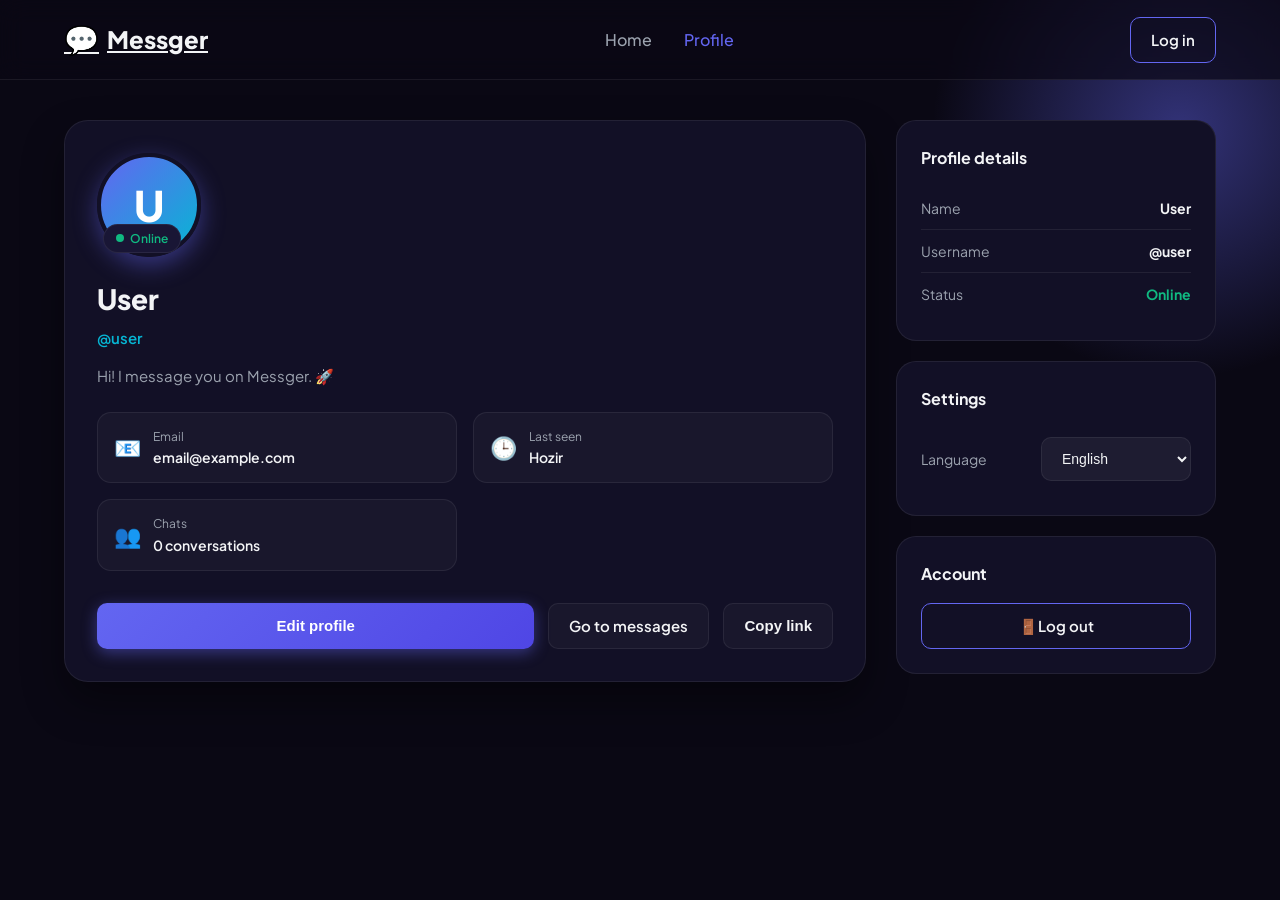
<file: frontend/profile.html>
<!DOCTYPE html>
<html lang="uz">
<head>
    <meta charset="UTF-8">
    <link rel="icon" type="image/svg+xml" href="/favicon.svg">
    <meta name="viewport" content="width=device-width, initial-scale=1.0">
    <title data-i18n="profile.doc_title">Profil — Messger</title>
    <script src="i18n.js"></script>
    <link rel="stylesheet" href="styles.css">
    <link rel="preconnect" href="https://fonts.googleapis.com">
    <link rel="preconnect" href="https://fonts.gstatic.com" crossorigin>
    <link href="https://fonts.googleapis.com/css2?family=Plus+Jakarta+Sans:wght@300;400;500;600;700;800&display=swap" rel="stylesheet">
</head>
<body>

    <!-- NAVBAR -->
    <nav class="navbar">
        <div class="container nav-container">
            <a href="index.html" class="logo">
                <span class="logo-icon">💬</span>
                <span class="logo-text">Messger</span>
            </a>
            <div class="nav-links">
                <a href="index.html" data-i18n="nav.home">Bosh sahifa</a>
                <a href="profile.html" class="active-link" data-i18n="nav.profile">Profil</a>
            </div>
            <div class="nav-cta">
                <a href="login.html" class="btn btn-outline" id="profile-login-btn">Kirish</a>
                <button class="mobile-menu-toggle" id="menu-toggle" aria-label="Menyu">
                    <span></span><span></span><span></span>
                </button>
            </div>
        </div>
    </nav>

    <!-- PROFILE -->
    <main class="profile-page">
        <div class="container profile-container">

            <!-- Chappa: Profil kartasi -->
            <div class="profile-card">
                <div class="profile-avatar-wrap">
                    <div class="profile-avatar" id="profile-avatar">U</div>
                    <span class="online-pill" id="online-pill"><span class="online-dot"></span> Online</span>
                </div>

                <div class="profile-head">
                    <h1 id="profile-name">Foydalanuvchi</h1>
                    <p class="profile-username" id="profile-username">@foydalanuvchi</p>
                </div>

                <p class="profile-bio" id="profile-bio">
                    Salom! Men Messger'da sizga xabar yozaman. 🚀
                </p>

                <div class="profile-info" id="profile-info">
                    <div class="info-item">
                        <span class="info-icon">📧</span>
                        <div>
                            <span class="info-label" data-i18n="profile.email">Email</span>
                            <span class="info-value" id="info-email">email@example.com</span>
                        </div>
                    </div>
                    <div class="info-item">
                        <span class="info-icon">🕒</span>
                        <div>
                            <span class="info-label" data-i18n="profile.last_seen">So'nggi ko'rilgan</span>
                            <span class="info-value" id="info-last-seen">Hozir</span>
                        </div>
                    </div>
                    <div class="info-item">
                        <span class="info-icon">👥</span>
                        <div>
                            <span class="info-label" data-i18n="profile.chats">Chatlar</span>
                            <span class="info-value" data-i18n="profile.chats_zero">0 ta suhbat</span>
                        </div>
                    </div>
                </div>

                <div class="profile-actions">
                    <button class="btn btn-primary" id="edit-profile-btn" data-i18n="profile.edit">✏️ Profilni tahrirlash</button>
                    <a href="messenger.html" class="btn btn-secondary" data-i18n="profile.to_messages">💬 Xabarlarga o'tish</a>
                    <button class="btn btn-secondary" id="copy-link-btn" type="button" data-i18n="profile.copy_link">🔗 Havolani nusxalash</button>
                </div>
            </div>

            <!-- O'ngda: Tezkor ma'lumot -->
            <aside class="profile-side">
                <div class="side-card">
                    <h3 data-i18n="profile.side_title">Profil malumotlari</h3>
                    <ul class="side-list">
                        <li><span data-i18n="profile.side_name">Ism</span><strong id="side-name">—</strong></li>
                        <li><span data-i18n="profile.side_username">Foydalanuvchi nomi</span><strong id="side-username">—</strong></li>
                        <li><span data-i18n="profile.side_status">Holat</span><strong class="text-success" data-i18n="profile.online">Online</strong></li>
                    </ul>
                </div>
                <div class="side-card">
                    <h3 data-i18n="settings.title">Sozlamalar</h3>
                    <ul class="side-list">
                        <li>
                            <span data-i18n="common.language">Til</span>
                            <select id="profileLangSelect" class="form-control" data-lang-select aria-label="Language" style="max-width:150px;"></select>
                        </li>
                    </ul>
                </div>
                <div class="side-card">
                    <h3 data-i18n="profile.account">Hisob</h3>
                    <a href="#logout" class="btn btn-outline btn-block" id="logout-btn">&#128682; <span data-i18n="profile.logout">Chiqish</span></a>
                </div>
            </aside>
        </div>
    </main>

    <!-- EDIT MODAL -->
    <div class="edit-overlay" id="edit-overlay">
        <div class="edit-modal">
            <button class="edit-close" id="edit-close" aria-label="Yopish">&#10005;</button>
            <h2 data-i18n="profile.edit_title">Profilni tahrirlash</h2>
            <form id="edit-form">
                <div class="form-group">
                    <label for="edit-name" data-i18n="profile.label_name">Ism</label>
                    <input type="text" id="edit-name" class="form-control" placeholder="Ismingiz">
                </div>
                <div class="form-group">
                    <label for="edit-bio" data-i18n="profile.label_bio">Bio</label>
                    <textarea id="edit-bio" class="form-control" rows="3" placeholder="O'zingiz haqingizda"></textarea>
                </div>
                <div class="form-group">
                    <label for="edit-avatar" data-i18n="profile.label_avatar">Avatar</label>
                    <input type="url" id="edit-avatar" class="form-control" placeholder="https://... rasm manzili" data-i18n-placeholder="profile.avatar_ph">
                </div>
                <div class="edit-buttons">
                    <button type="submit" class="btn btn-primary" data-i18n="common.save">Saqlash</button>
                    <button type="button" class="btn btn-secondary" id="edit-cancel" data-i18n="common.cancel">Bekor qilish</button>
                </div>
                <div id="edit-status" class="form-error" style="display:none;"></div>
            </form>
        </div>
    </div>

    <script src="config.js"></script>
    <script>
        const savedTheme = localStorage.getItem('theme') || 'dark';
        if (savedTheme === 'light') {
            document.documentElement.setAttribute('data-theme', 'light');
        }

        // Deploy bo'lsa config.js da API_BASE ko'rsatiladi, lokalda '' = same-origin
        const API_BASE = (window.MESSGER && window.MESSGER.API_BASE) || '';
        const T = (k, v) => (window.MESSGER_I18N ? window.MESSGER_I18N.t(k, v) : k);

        // --- 1. Mobile menu toggle (navbar bilan bir xil) ---
        const menuToggle = document.getElementById('menu-toggle');
        const navLinks = document.querySelector('.nav-links');
        if (menuToggle) {
            menuToggle.addEventListener('click', () => {
                navLinks.style.display = navLinks.style.display === 'flex' ? 'none' : 'flex';
            });
        }

        // --- 2. Login / logout holat ---
        const access = localStorage.getItem('access');
        const loginBtn = document.getElementById('profile-login-btn');

        function currentUser() {
            try { return JSON.parse(localStorage.getItem('user') || 'null'); }
            catch (e) { return null; }
        }

        if (access) {
            loginBtn.textContent = T('nav.messages');
            loginBtn.href = 'messenger.html';
        } else {
            loginBtn.textContent = T('nav.login');
            loginBtn.href = 'login.html';
        }

        document.getElementById('logout-btn').addEventListener('click', async (e) => {
            e.preventDefault();
            const refresh = localStorage.getItem('refresh');
            const access = localStorage.getItem('access');
            if (access && refresh) {
                try {
                    await fetch(API_BASE + '/api/auth/logout/', {
                        method: 'POST',
                        headers: { 'Content-Type': 'application/json', 'Authorization': 'Bearer ' + access },
                        body: JSON.stringify({ refresh })
                    });
                } catch (err) { /* refresh chiqish holatida sinab ko'riladi */ }
            }
            localStorage.removeItem('access');
            localStorage.removeItem('refresh');
            localStorage.removeItem('user');
            window.location.href = 'login.html';
        });

        // --- 3. Profilni to'ldirish (backend'dan yangilangan ma'lumot) ---
        let user = currentUser();
        const setText = (id, val) => { document.getElementById(id).textContent = val; };
        const avatarEl = document.getElementById('profile-avatar');

        function fillProfile(u) {
            const uname = (u && (u.display_name || u.username)) || T('profile.fallback_name');
            const unick = (u && u.username) || T('profile.fallback_username');
            const umail = (u && u.email) || 'email@example.com';
            const ubio = (u && u.bio) || T('profile.fallback_bio');
            const uavatar = (u && u.avatar) || null;

            setText('profile-name', uname.split(' ')[0]);
            setText('profile-username', '@' + unick);
            setText('profile-bio', ubio);
            setText('info-email', umail);
            setText('side-name', uname);
            setText('side-username', '@' + unick);

            if (u && u.is_online) document.getElementById('online-pill').style.display = 'flex';
            if (u && u.last_seen) setText('info-last-seen', new Date(u.last_seen).toLocaleString('uz-UZ'));

            if (uavatar) {
                avatarEl.textContent = '';
                avatarEl.style.backgroundImage = 'url(' + uavatar + ')';
                avatarEl.style.backgroundSize = 'cover';
                avatarEl.style.backgroundPosition = 'center';
            } else {
                avatarEl.textContent = unick.charAt(0).toUpperCase();
            }

            document.getElementById('edit-name').value = u ? (u.display_name || u.username || '') : '';
            document.getElementById('edit-bio').value = u ? (u.bio || '') : '';
            document.getElementById('edit-avatar').value = uavatar || '';
        }

        fillProfile(user);

        // --- Public profil havolasi: /open/<username> ---
        function profilePublicLink() {
            const unick = (user && user.username) || '';
            if (!unick) return '';
            return window.location.origin + '/open/' + encodeURIComponent(unick);
        }
        function miniToast(text) {
            let el = document.getElementById('mini-toast');
            if (!el) {
                el = document.createElement('div');
                el.id = 'mini-toast';
                el.style.cssText = 'position:fixed;left:50%;bottom:28px;transform:translateX(-50%);' +
                    'background:var(--accent,#4f8cff);color:#fff;padding:10px 16px;border-radius:10px;' +
                    'font-size:14px;z-index:9999;box-shadow:0 8px 24px rgba(0,0,0,.3);max-width:90vw;' +
                    'word-break:break-all;opacity:0;transition:opacity .2s';
                document.body.appendChild(el);
            }
            el.textContent = text;
            el.style.opacity = '1';
            clearTimeout(miniToast._t);
            miniToast._t = setTimeout(() => { el.style.opacity = '0'; }, 2600);
        }
        function copyProfileLink() {
            const link = profilePublicLink();
            if (!link) { miniToast(T('common.error')); return; }
            if (navigator.clipboard && navigator.clipboard.writeText) {
                navigator.clipboard.writeText(link)
                    .then(() => miniToast(T('profile.link_copied') + ': ' + link))
                    .catch(() => window.prompt(T('profile.copy_link') + ':', link));
            } else {
                window.prompt(T('profile.copy_link') + ':', link);
            }
        }
        ['profile-username', 'side-username'].forEach((id) => {
            const el = document.getElementById(id);
            if (!el) return;
            el.style.cursor = 'pointer';
            el.title = T('profile.copy_hint');
            el.addEventListener('click', copyProfileLink);
        });
        document.getElementById('copy-link-btn').addEventListener('click', copyProfileLink);
        document.addEventListener('langchange', () => fillProfile(user));

        // --- 3.5. Til sozlamasi (settings ichida) ---
        const langSelect = document.getElementById('profileLangSelect');
        if (langSelect && window.MESSGER_I18N) {
            const i18n = window.MESSGER_I18N;
            i18n.supported.forEach((code) => {
                const opt = document.createElement('option');
                opt.value = code;
                opt.textContent = i18n.langName(code);
                langSelect.appendChild(opt);
            });
            langSelect.value = i18n.lang;
            langSelect.addEventListener('change', () => {
                const lang = langSelect.value;
                i18n.setLang(lang);
                const token = localStorage.getItem('access');
                if (token) {
                    fetch(API_BASE + '/api/settings/me/', {
                        method: 'PATCH',
                        headers: { 'Content-Type': 'application/json', 'Authorization': 'Bearer ' + token },
                        body: JSON.stringify({ language: lang })
                    }).catch(() => {});
                }
            });
            const token = localStorage.getItem('access');
            if (token) {
                fetch(API_BASE + '/api/settings/me/', { headers: { 'Authorization': 'Bearer ' + token } })
                    .then((res) => (res.ok ? res.json() : null))
                    .then((s) => {
                        if (s && s.language && i18n.supported.indexOf(s.language) !== -1 && s.language !== i18n.lang) {
                            i18n.setLang(s.language);
                            langSelect.value = s.language;
                        }
                    })
                    .catch(() => {});
            }
        }

        async function refreshProfile() {
            const token = localStorage.getItem('access');
            if (!token) return;
            try {
                const res = await fetch(API_BASE + '/api/users/me/', { headers: { 'Authorization': 'Bearer ' + token } });
                if (res.ok) {
                    user = await res.json();
                    localStorage.setItem('user', JSON.stringify(user));
                    fillProfile(user);
                }
            } catch (e) { /* localStorage ma'lumoti yetarli */ }
        }
        refreshProfile();

        const editStatus = () => document.getElementById('edit-status');

        // --- 4. Tahrirlash modali ---
        const overlay = document.getElementById('edit-overlay');
        const openEdit = () => { overlay.classList.add('show'); };
        const closeEdit = () => { overlay.classList.remove('show'); };

        document.getElementById('edit-profile-btn').addEventListener('click', openEdit);
        document.getElementById('edit-close').addEventListener('click', closeEdit);
        document.getElementById('edit-cancel').addEventListener('click', closeEdit);
        overlay.addEventListener('click', (e) => { if (e.target === overlay) closeEdit(); });

        // --- 5. Saqlash (PATCH /api/users/me/ + localStorage) ---
        document.getElementById('edit-form').addEventListener('submit', async (e) => {
            e.preventDefault();
            const status = editStatus();
            const newName = document.getElementById('edit-name').value.trim();
            const newBio = document.getElementById('edit-bio').value.trim();
            const newAvatar = document.getElementById('edit-avatar').value.trim();

            if (!newName) {
                status.textContent = T('profile.err_name');
                status.style.display = 'block';
                return;
            }

            const token = localStorage.getItem('access');
            const updated = Object.assign({}, user || {}, {
                display_name: newName,
                bio: newBio,
                avatar: newAvatar
            });

            if (token) {
                status.textContent = T('profile.saving');
                status.style.display = 'block';
                status.style.color = 'var(--text-secondary)';
                status.style.background = 'transparent';
                try {
                    const res = await fetch(API_BASE + '/api/users/me/', {
                        method: 'PATCH',
                        headers: {
                            'Content-Type': 'application/json',
                            'Authorization': 'Bearer ' + token
                        },
                        body: JSON.stringify({ display_name: newName, bio: newBio, avatar: newAvatar })
                    });
                    if (res.ok) {
                        user = await res.json();
                        status.style.display = 'none';
                    } else {
                        status.textContent = T('profile.saved_local');
                        status.style.display = 'block';
                    }
                } catch (err) {
                    status.textContent = T('profile.err_conn');
                    status.style.display = 'block';
                }
            }

            localStorage.setItem('user', JSON.stringify(updated));
            fillProfile(user || updated);
            closeEdit();
        });
    </script>
</body>
</html>
</file>
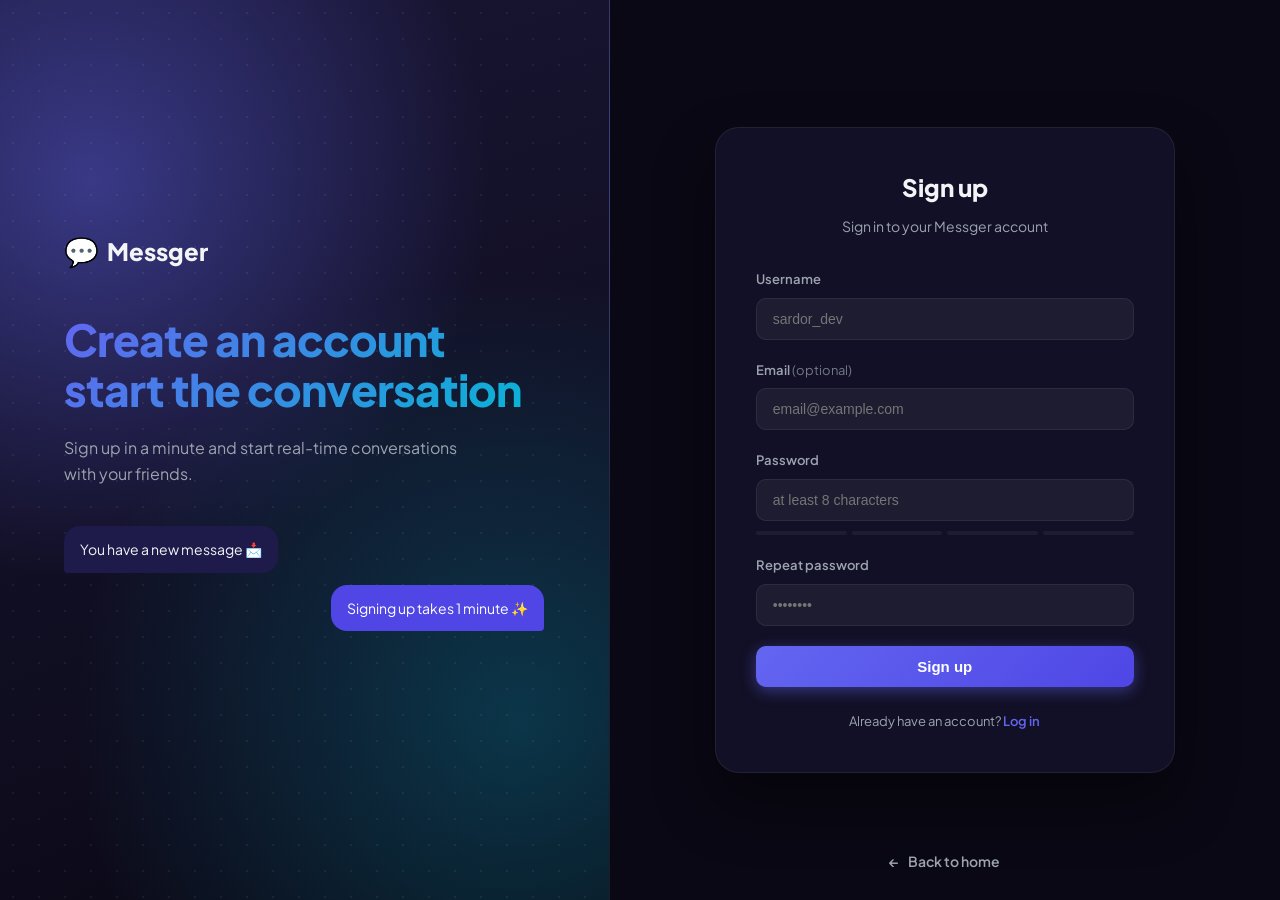
<file: frontend/register.html>
<!DOCTYPE html>
<html lang="uz">
<head>
    <meta charset="UTF-8">
    <link rel="icon" type="image/svg+xml" href="/favicon.svg">
    <meta name="viewport" content="width=device-width, initial-scale=1.0">
    <title data-i18n="reg.doc_title">Ro'yxatdan o'tish — Messger</title>
    <script src="i18n.js"></script>
    <link rel="stylesheet" href="styles.css">
    <link rel="preconnect" href="https://fonts.googleapis.com">
    <link rel="preconnect" href="https://fonts.gstatic.com" crossorigin>
    <link href="https://fonts.googleapis.com/css2?family=Plus+Jakarta+Sans:wght@300;400;500;600;700;800&display=swap" rel="stylesheet">
</head>
<body>

    <div class="auth-split">
        <div class="auth-brand">
            <div class="brand-inner">
                <div class="logo">
                    <span class="logo-icon">💬</span>
                    <span class="logo-text">Messger</span>
                </div>
                <h1 class="gradient-text" data-i18n-html="reg.hero_title">Hisob yarating<br>suhbatni boshlang</h1>
                <p data-i18n="reg.hero_desc">
                    Bir daqiqada ro'yxatdan o'ting va do'stlaringiz bilan
                    real-time muloqotni boshlang.
                </p>
                <div class="brand-chat-mock">
                    <div class="mock-bubble in" data-i18n="reg.mock1">Yangi xabaringiz bor 📩</div>
                    <div class="mock-bubble out" data-i18n="reg.mock2">Ro'yxatdan o'tish 1 daqiqa davom etadi ✨</div>
                </div>
            </div>
        </div>

        <div class="auth-panel">
            <a href="index.html" class="back-home"><span>&#8592;</span> <span data-i18n="auth.back_home">Bosh sahifaga qaytish</span></a>
            <div class="auth-card wide">
                <div class="auth-header">
                    <h2 data-i18n="reg.title">Ro'yxatdan o'tish</h2>
                    <p data-i18n="reg.subtitle">Messger hisobingizga kiring</p>
                </div>

                <form id="register-form">
                    <div class="form-group">
                        <label for="username" data-i18n="reg.username">Foydalanuvchi nomi</label>
                        <input type="text" id="username" class="form-control" placeholder="sardor_dev" required>
                    </div>
                    <div class="form-group">
                        <label for="email"><span data-i18n="reg.email">Email</span> <span class="optional">(<span data-i18n="reg.optional">ixtiyoriy</span>)</span></label>
                        <input type="email" id="email" class="form-control" placeholder="sardor@example.com" data-i18n-placeholder="reg.email_ph">
                    </div>
                    <div class="form-group">
                        <label for="password" data-i18n="reg.password">Parol</label>
                        <input type="password" id="password" class="form-control" placeholder="kamida 8 belgi" required minlength="8" data-i18n-placeholder="reg.password_hint">
                        <div class="pw-meter" id="pw-meter" data-score="0"><span></span><span></span><span></span><span></span></div>
                        <span class="pw-hint" id="pw-hint"></span>
                    </div>
                    <div class="form-group">
                        <label for="password2" data-i18n="reg.password2">Parolni takrorlang</label>
                        <input type="password" id="password2" class="form-control" placeholder="••••••••" required>
                        <span class="field-error" id="pw-match-error"></span>
                    </div>
                    <div id="form-error" class="form-error" role="alert" style="display:none;"></div>
                    <button type="submit" class="btn btn-primary" data-i18n="reg.submit">Ro'yxatdan o'tish</button>
                </form>

                <div class="auth-card-bottom">
                    <span data-i18n="reg.have_account">Hisobingiz bormi?</span> <a href="login.html" data-i18n="reg.login">Kirish</a>
                </div>
            </div>
        </div>
    </div>

    <script src="config.js"></script>
    <script>
        const T = (k, v) => (window.MESSGER_I18N ? window.MESSGER_I18N.t(k, v) : k);
        const savedTheme = localStorage.getItem('theme') || 'dark';
        if (savedTheme === 'light') {
            document.documentElement.setAttribute('data-theme', 'light');
        }

        // Backend (roadmap 3-4-bosqich): POST /api/auth/register/
        // Deploy bo'lsa config.js da API_BASE ko'rsatiladi, lokalda '' = same-origin
        const API_URL = ((window.MESSGER && window.MESSGER.API_BASE) || '') + '/api/auth/register/';

        // --- Parol kuchi ---
        const pwInput = document.getElementById('password');
        const pwMeter = document.getElementById('pw-meter');
        const pwHint = document.getElementById('pw-hint');

        pwInput.addEventListener('input', () => {
            const v = pwInput.value;
            let score = 0;
            if (v.length >= 8) score++;
            if (/[A-Z]/.test(v) && /[a-z]/.test(v)) score++;
            if (/\d/.test(v)) score++;
            if (/[^A-Za-z0-9]/.test(v)) score++;
            pwMeter.dataset.score = score;
            pwHint.textContent = T('reg.pw_strength') + T('reg.pw' + score);
        });

        const form = document.getElementById('register-form');
        const usernameInput = document.getElementById('username');
        const emailInput = document.getElementById('email');
        const password2 = document.getElementById('password2');
        const matchError = document.getElementById('pw-match-error');
        const submitBtn = form.querySelector('button[type="submit"]');
        const errorBox = document.getElementById('form-error');

        form.addEventListener('submit', async (e) => {
            e.preventDefault();
            errorBox.style.display = 'none';
            matchError.textContent = '';

            const username = usernameInput.value.trim();
            const password = pwInput.value;

            if (password !== password2.value) {
                matchError.textContent = T('reg.err_match');
                return;
            }
            if (password.length < 8) {
                errorBox.textContent = T('reg.err_short');
                errorBox.style.display = 'block';
                return;
            }

            submitBtn.disabled = true;
            submitBtn.textContent = T('common.loading');

            try {
                const response = await fetch(API_URL, {
                    method: 'POST',
                    headers: { 'Content-Type': 'application/json' },
                    body: JSON.stringify({
                        username,
                        email: emailInput.value.trim(),
                        password,
                        password_confirm: password
                    })
                });

                const data = await response.json();

                if (!response.ok) {
                    const firstError = Object.values(data)[0];
                    errorBox.textContent = Array.isArray(firstError)
                        ? firstError[0]
                        : (firstError || T('reg.err_default'));
                    errorBox.style.display = 'block';
                    return;
                }

                localStorage.setItem('access', data.access);
                localStorage.setItem('refresh', data.refresh);
                if (data.user) {
                    localStorage.setItem('user', JSON.stringify(data.user));
                } else {
                    localStorage.setItem('user', JSON.stringify({ username, display_name: username }));
                }
                window.location.href = 'messenger.html';
            } catch (err) {
                errorBox.textContent = T('reg.err_server');
                errorBox.style.display = 'block';
            } finally {
                submitBtn.disabled = false;
                submitBtn.textContent = T('reg.submit');
            }
        });
    </script>
</body>
</html>
</file>
<file: styles.css>
/* ==========================================================================
   MESSGER — MAIN STYLE SHEET (VANILLA CSS)
   ========================================================================== */

/* --- CSS VARIABLES FOR THEMES --- */
:root {
    /* Dark Theme (Default) */
    --bg-primary: #0a0814;
    --bg-secondary: #121026;
    --bg-tertiary: #191635;
    --text-primary: #f3f4f6;
    --text-secondary: #9ca3af;
    --accent-color: #6366f1; /* Indigo */
    --accent-glow: rgba(99, 102, 241, 0.45);
    --accent-secondary: #06b6d4; /* Cyan */
    --card-bg: rgba(255, 255, 255, 0.03);
    --card-border: rgba(255, 255, 255, 0.07);
    --input-bg: rgba(255, 255, 255, 0.05);
    --msg-incoming: #1e1b4b;
    --msg-outgoing: #4f46e5;
    --success-color: #10b981;
    --font-family: 'Plus Jakarta Sans', system-ui, -apple-system, sans-serif;
    --navbar-height: 80px;
    --container-width: 1200px;
    --border-radius: 16px;
    --transition-speed: 0.3s;
}

[data-theme="light"] {
    /* Light Theme */
    --bg-primary: #f8fafc;
    --bg-secondary: #ffffff;
    --bg-tertiary: #f1f5f9;
    --text-primary: #0f172a;
    --text-secondary: #475569;
    --accent-color: #4f46e5;
    --accent-glow: rgba(79, 70, 229, 0.2);
    --accent-secondary: #0891b2;
    --card-bg: rgba(0, 0, 0, 0.02);
    --card-border: rgba(0, 0, 0, 0.08);
    --input-bg: rgba(0, 0, 0, 0.04);
    --msg-incoming: #e2e8f0;
    --msg-outgoing: #4f46e5;
}

/* --- RESET & BASIC STYLES --- */
* {
    margin: 0;
    padding: 0;
    box-sizing: border-box;
    scroll-behavior: smooth;
}

body {
    background-color: var(--bg-primary);
    color: var(--text-primary);
    font-family: var(--font-family);
    line-height: 1.6;
    overflow-x: hidden;
    transition: background-color var(--transition-speed), color var(--transition-speed);
}

.container {
    width: 100%;
    max-width: var(--container-width);
    margin: 0 auto;
    padding: 0 24px;
}

/* --- UTILITIES --- */
.gradient-text {
    background: linear-gradient(135deg, var(--accent-color), var(--accent-secondary));
    -webkit-background-clip: text;
    -webkit-text-fill-color: transparent;
    font-weight: 800;
}

.badge {
    display: inline-block;
    padding: 6px 14px;
    background-color: rgba(99, 102, 241, 0.15);
    border: 1px solid rgba(99, 102, 241, 0.3);
    color: #a5b4fc;
    border-radius: 100px;
    font-size: 13px;
    font-weight: 600;
    margin-bottom: 20px;
}

/* --- BUTTONS --- */
.btn {
    display: inline-flex;
    align-items: center;
    justify-content: center;
    padding: 10px 20px;
    border-radius: 10px;
    font-weight: 600;
    font-size: 15px;
    cursor: pointer;
    transition: all var(--transition-speed) ease;
    text-decoration: none;
    border: none;
}

.btn-primary {
    background: linear-gradient(135deg, var(--accent-color), #4f46e5);
    color: #ffffff;
    box-shadow: 0 4px 15px var(--accent-glow);
}

.btn-primary:hover {
    transform: translateY(-2px);
    box-shadow: 0 6px 20px var(--accent-glow);
}

.btn-secondary {
    background-color: var(--card-bg);
    border: 1px solid var(--card-border);
    color: var(--text-primary);
}

.btn-secondary:hover {
    background-color: var(--bg-tertiary);
}

.btn-outline {
    background-color: transparent;
    border: 1.5px solid var(--accent-color);
    color: var(--text-primary);
}

.btn-outline:hover {
    background-color: var(--accent-color);
    color: #ffffff;
}

.btn-large {
    padding: 14px 28px;
    font-size: 16px;
    border-radius: 12px;
}

/* --- NAVBAR --- */
.navbar {
    height: var(--navbar-height);
    display: flex;
    align-items: center;
    position: fixed;
    top: 0;
    left: 0;
    width: 100%;
    z-index: 1000;
    backdrop-filter: blur(12px);
    background-color: rgba(10, 8, 20, 0.7);
    border-bottom: 1px solid var(--card-border);
    transition: background-color var(--transition-speed);
}

[data-theme="light"] .navbar {
    background-color: rgba(248, 250, 252, 0.8);
}

.nav-container {
    display: flex;
    justify-content: space-between;
    align-items: center;
}

.logo {
    display: flex;
    align-items: center;
    gap: 8px;
    font-size: 24px;
    font-weight: 800;
    color: var(--text-primary);
}

.logo-icon {
    font-size: 28px;
}

.nav-links {
    display: flex;
    gap: 32px;
}

.nav-links a {
    color: var(--text-secondary);
    text-decoration: none;
    font-weight: 500;
    transition: color var(--transition-speed);
}

.nav-links a:hover {
    color: var(--accent-color);
}

.nav-cta {
    display: flex;
    align-items: center;
    gap: 16px;
}

.mobile-menu-toggle {
    display: none;
    flex-direction: column;
    gap: 6px;
    background: none;
    border: none;
    cursor: pointer;
}

.mobile-menu-toggle span {
    width: 25px;
    height: 2px;
    background-color: var(--text-primary);
    border-radius: 2px;
    transition: all 0.3s ease;
}

/* --- HERO SECTION --- */
.hero {
    padding-top: calc(var(--navbar-height) + 60px);
    padding-bottom: 100px;
    position: relative;
    overflow: hidden;
}

.hero::before {
    content: '';
    position: absolute;
    width: 400px;
    height: 400px;
    background: radial-gradient(circle, var(--accent-glow) 0%, transparent 70%);
    top: -100px;
    right: -100px;
    z-index: -1;
}

.hero-container {
    display: grid;
    grid-template-columns: 1.1fr 0.9fr;
    gap: 60px;
    align-items: center;
}

.hero-content h1 {
    font-size: 54px;
    line-height: 1.15;
    font-weight: 800;
    margin-bottom: 24px;
    letter-spacing: -1px;
}

.hero-content p {
    font-size: 18px;
    color: var(--text-secondary);
    margin-bottom: 40px;
    max-width: 520px;
}

.hero-actions {
    display: flex;
    gap: 16px;
    margin-bottom: 50px;
}

.hero-stats {
    display: flex;
    gap: 40px;
}

.stat-item {
    display: flex;
    flex-direction: column;
}

.stat-num {
    font-size: 28px;
    font-weight: 800;
    color: var(--accent-secondary);
}

.stat-label {
    font-size: 13px;
    color: var(--text-secondary);
    text-transform: uppercase;
    letter-spacing: 1px;
}

/* --- HERO CHAT MOCKUP --- */
.hero-visual {
    display: flex;
    justify-content: center;
    position: relative;
}

.chat-mockup {
    width: 100%;
    max-width: 420px;
    background-color: var(--bg-secondary);
    border: 1px solid var(--card-border);
    border-radius: 24px;
    box-shadow: 0 25px 50px -12px rgba(0, 0, 0, 0.5);
    overflow: hidden;
    display: flex;
    flex-direction: column;
    height: 480px;
    animation: float 6s ease-in-out infinite;
}

@keyframes float {
    0%, 100% { transform: translateY(0); }
    50% { transform: translateY(-12px); }
}

.mockup-header {
    padding: 16px 20px;
    background-color: var(--bg-tertiary);
    border-bottom: 1px solid var(--card-border);
    display: flex;
    align-items: center;
    gap: 16px;
}

.window-dots {
    display: flex;
    gap: 6px;
}

.window-dots span {
    width: 10px;
    height: 10px;
    border-radius: 50%;
    display: inline-block;
}

.window-dots span:nth-child(1) { background-color: #ef4444; }
.window-dots span:nth-child(2) { background-color: #fbbf24; }
.window-dots span:nth-child(3) { background-color: #10b981; }

.mockup-title {
    font-weight: 700;
    font-size: 14px;
    display: flex;
    align-items: center;
    gap: 8px;
}

.status-indicator {
    width: 8px;
    height: 8px;
    background-color: var(--success-color);
    border-radius: 50%;
}

.mockup-body {
    flex-grow: 1;
    padding: 20px;
    display: flex;
    flex-direction: column;
    gap: 16px;
    overflow-y: auto;
    background: radial-gradient(circle at bottom, rgba(99, 102, 241, 0.04) 0%, transparent 60%);
}

.chat-message {
    display: flex;
    align-items: flex-end;
    gap: 10px;
    max-width: 85%;
}

.chat-message.incoming {
    align-self: flex-start;
}

.chat-message.outgoing {
    align-self: flex-end;
    flex-direction: row-reverse;
}

.avatar {
    width: 32px;
    height: 32px;
    background-color: var(--bg-tertiary);
    border-radius: 50%;
    display: flex;
    align-items: center;
    justify-content: center;
    font-size: 16px;
}

.message-content {
    background-color: var(--msg-incoming);
    padding: 12px 16px;
    border-radius: 18px 18px 18px 4px;
    font-size: 14px;
    position: relative;
}

.chat-message.outgoing .message-content {
    background-color: var(--msg-outgoing);
    color: #ffffff;
    border-radius: 18px 18px 4px 18px;
}

.time {
    display: block;
    font-size: 10px;
    color: rgba(255, 255, 255, 0.5);
    margin-top: 4px;
    text-align: right;
}

.chat-message.incoming .time {
    color: var(--text-secondary);
}

.mockup-footer {
    padding: 14px 20px;
    background-color: var(--bg-tertiary);
    border-top: 1px solid var(--card-border);
    display: flex;
    gap: 10px;
}

.mockup-footer input {
    flex-grow: 1;
    background-color: var(--input-bg);
    border: 1px solid var(--card-border);
    outline: none;
    padding: 10px 16px;
    border-radius: 10px;
    color: var(--text-primary);
    font-size: 14px;
}

.mockup-footer button {
    background-color: var(--accent-color);
    border: none;
    color: white;
    width: 40px;
    height: 40px;
    border-radius: 10px;
    cursor: pointer;
    display: flex;
    align-items: center;
    justify-content: center;
    transition: background-color 0.2s;
}

.mockup-footer button:hover {
    background-color: #4f46e5;
}

/* --- FEATURES SECTION --- */
.features {
    padding: 100px 0;
    background-color: var(--bg-secondary);
    border-top: 1px solid var(--card-border);
    border-bottom: 1px solid var(--card-border);
    transition: background-color var(--transition-speed);
}

[data-theme="light"] .features {
    background-color: #f1f5f9;
}

.section-header {
    text-align: center;
    max-width: 600px;
    margin: 0 auto 60px;
}

.section-header h2 {
    font-size: 38px;
    font-weight: 800;
    margin-bottom: 16px;
}

.section-header p {
    color: var(--text-secondary);
    font-size: 16px;
}

.features-grid {
    display: grid;
    grid-template-columns: repeat(auto-fit, minmax(250px, 1fr));
    gap: 30px;
}

.feature-card {
    background-color: var(--card-bg);
    border: 1px solid var(--card-border);
    border-radius: var(--border-radius);
    padding: 32px;
    transition: all var(--transition-speed) ease;
}

.feature-card:hover {
    transform: translateY(-8px);
    background-color: var(--bg-tertiary);
    border-color: rgba(99, 102, 241, 0.4);
    box-shadow: 0 12px 30px rgba(0, 0, 0, 0.2);
}

.feature-icon {
    font-size: 36px;
    margin-bottom: 20px;
    display: inline-block;
}

.feature-card h3 {
    font-size: 20px;
    font-weight: 700;
    margin-bottom: 12px;
}

.feature-card p {
    color: var(--text-secondary);
    font-size: 14px;
    line-height: 1.6;
}

/* --- INTERACTIVE DEMO APP --- */
.demo-section {
    padding: 100px 0;
}

.app-dashboard-mockup {
    background-color: var(--bg-secondary);
    border: 1px solid var(--card-border);
    border-radius: 20px;
    display: grid;
    grid-template-columns: 280px 1fr;
    height: 560px;
    box-shadow: 0 30px 60px rgba(0,0,0,0.4);
    overflow: hidden;
}

/* Sidebar Mockup */
.dashboard-sidebar {
    border-right: 1px solid var(--card-border);
    display: flex;
    flex-direction: column;
    background-color: rgba(0,0,0,0.1);
}

.sidebar-header {
    padding: 24px 20px;
    border-bottom: 1px solid var(--card-border);
}

.sidebar-header h3 {
    font-size: 18px;
    font-weight: 700;
    margin-bottom: 14px;
}

.sidebar-search input {
    width: 100%;
    background-color: var(--input-bg);
    border: 1px solid var(--card-border);
    outline: none;
    padding: 8px 12px;
    border-radius: 8px;
    color: var(--text-primary);
    font-size: 13px;
}

.chat-list {
    flex-grow: 1;
    overflow-y: auto;
}

.chat-list-item {
    display: flex;
    align-items: center;
    gap: 12px;
    padding: 14px 20px;
    cursor: pointer;
    transition: background-color 0.2s;
    border-left: 3px solid transparent;
}

.chat-list-item:hover, .chat-list-item.active {
    background-color: var(--bg-tertiary);
}

.chat-list-item.active {
    border-left-color: var(--accent-color);
}

.item-avatar {
    width: 40px;
    height: 40px;
    background-color: var(--input-bg);
    border-radius: 50%;
    display: flex;
    align-items: center;
    justify-content: center;
    font-size: 18px;
}

.item-details {
    flex-grow: 1;
}

.item-name {
    font-weight: 600;
    font-size: 14px;
}

.item-last-msg {
    font-size: 11px;
    color: var(--text-secondary);
    white-space: nowrap;
    overflow: hidden;
    text-overflow: ellipsis;
    max-width: 140px;
}

.item-badge {
    background-color: var(--accent-color);
    color: white;
    font-size: 11px;
    font-weight: 700;
    padding: 2px 7px;
    border-radius: 10px;
}

/* Chat Area Mockup */
.dashboard-chat-area {
    display: flex;
    flex-direction: column;
    height: 100%;
}

.chat-area-header {
    padding: 16px 24px;
    border-bottom: 1px solid var(--card-border);
    display: flex;
    justify-content: space-between;
    align-items: center;
}

.active-chat-info {
    display: flex;
    align-items: center;
    gap: 12px;
}

.active-avatar {
    font-size: 24px;
}

.active-name {
    display: block;
    font-weight: 700;
    font-size: 15px;
}

.active-status {
    font-size: 11px;
    color: var(--success-color);
}

.chat-actions-icons {
    display: flex;
    gap: 16px;
    font-size: 18px;
    cursor: pointer;
}

.chat-area-messages {
    flex-grow: 1;
    padding: 24px;
    overflow-y: auto;
    display: flex;
    flex-direction: column;
    gap: 16px;
    background-image: radial-gradient(rgba(99, 102, 241, 0.015) 1px, transparent 0);
    background-size: 24px 24px;
}

.msg {
    max-width: 70%;
    padding: 12px 16px;
    border-radius: 14px;
    font-size: 14px;
    position: relative;
    display: flex;
    flex-direction: column;
}

.bubble-in {
    align-self: flex-start;
    background-color: var(--bg-tertiary);
    border-top-left-radius: 2px;
}

.bubble-out {
    align-self: flex-end;
    background-color: var(--msg-outgoing);
    color: white;
    border-top-right-radius: 2px;
}

.msg-author {
    font-size: 11px;
    font-weight: 700;
    color: var(--accent-secondary);
    margin-bottom: 4px;
}

.msg-time {
    font-size: 9px;
    color: rgba(255, 255, 255, 0.5);
    align-self: flex-end;
    margin-top: 4px;
}

.bubble-in .msg-time {
    color: var(--text-secondary);
}

.chat-area-input-wrapper {
    padding: 18px 24px;
    border-top: 1px solid var(--card-border);
    display: flex;
    gap: 16px;
    align-items: center;
}

.attach-btn {
    background: none;
    border: none;
    font-size: 20px;
    cursor: pointer;
    color: var(--text-secondary);
}

.chat-area-input-wrapper input {
    flex-grow: 1;
    background-color: var(--input-bg);
    border: 1px solid var(--card-border);
    outline: none;
    padding: 12px 18px;
    border-radius: 10px;
    color: var(--text-primary);
}

.send-btn {
    background-color: var(--accent-color);
    color: white;
    border: none;
    padding: 12px 24px;
    border-radius: 10px;
    font-weight: 600;
    cursor: pointer;
    transition: background-color 0.2s;
}

.send-btn:hover {
    background-color: #4f46e5;
}

/* --- FOOTER --- */
.main-footer {
    background-color: #06050c;
    color: var(--text-secondary);
    padding: 80px 0 0;
    border-top: 1px solid var(--card-border);
    transition: background-color var(--transition-speed);
}

[data-theme="light"] .main-footer {
    background-color: #0f172a;
}

.footer-container {
    display: grid;
    grid-template-columns: 2fr 1fr 1fr;
    gap: 60px;
    padding-bottom: 60px;
}

.footer-brand p {
    margin-top: 20px;
    max-width: 320px;
    font-size: 14px;
}

.footer-links h4 {
    color: var(--text-primary);
    font-size: 16px;
    font-weight: 700;
    margin-bottom: 24px;
}

.footer-links ul {
    list-style: none;
}

.footer-links li {
    margin-bottom: 12px;
}

.footer-links a, .footer-links li {
    color: var(--text-secondary);
    text-decoration: none;
    font-size: 14px;
    transition: color 0.2s;
}

.footer-links a:hover {
    color: var(--accent-color);
}

.footer-bottom {
    border-top: 1px solid var(--card-border);
    padding: 30px 0;
    text-align: center;
    font-size: 13px;
}

/* --- RESPONSIVENESS --- */
@media (max-width: 992px) {
    .hero-container {
        grid-template-columns: 1fr;
        text-align: center;
        gap: 40px;
    }
    
    .hero-content p {
        margin-left: auto;
        margin-right: auto;
    }
    
    .hero-actions {
        justify-content: center;
    }
    
    .hero-stats {
        justify-content: center;
    }
    
    .hero-visual {
        margin-top: 20px;
    }
    
    .app-dashboard-mockup {
        grid-template-columns: 1fr;
        height: auto;
    }
    
    .dashboard-sidebar {
        height: 250px;
    }
    
    .dashboard-chat-area {
        height: 450px;
    }
}

@media (max-width: 768px) {
    .navbar {
        padding: 0;
    }
    
    .nav-links {
        display: none; /* Can be toggled with JS */
    }
    
    .mobile-menu-toggle {
        display: flex;
    }
    
    .hero-content h1 {
        font-size: 38px;
    }
    
    .footer-container {
        grid-template-columns: 1fr;
        gap: 40px;
    }
}

/* ==========================================================================
   AUTH PAGES — login.html va register.html uchun umumiy uslublar
   ========================================================================== */

.auth-page {
    min-height: 100vh;
    display: flex;
    align-items: center;
    justify-content: center;
    padding: 40px 20px;
    position: relative;
    overflow: hidden;
}

.auth-page::before {
    content: '';
    position: absolute;
    width: 400px;
    height: 400px;
    background: radial-gradient(circle, var(--accent-glow) 0%, transparent 70%);
    top: 10%;
    left: -100px;
    z-index: -1;
}

.auth-card {
    width: 100%;
    max-width: 420px;
    background-color: var(--bg-secondary);
    border: 1px solid var(--card-border);
    border-radius: 24px;
    padding: 40px;
    box-shadow: 0 20px 40px rgba(0, 0, 0, 0.4);
}

.auth-card.wide {
    max-width: 460px;
}

.auth-header {
    text-align: center;
    margin-bottom: 32px;
}

.auth-header .logo {
    justify-content: center;
    margin-bottom: 16px;
}

.auth-header h2 {
    font-size: 24px;
    font-weight: 800;
    margin-bottom: 8px;
}

.auth-header p {
    color: var(--text-secondary);
    font-size: 14px;
}

.form-group {
    margin-bottom: 20px;
}

.form-group label {
    display: block;
    font-size: 13px;
    font-weight: 600;
    color: var(--text-secondary);
    margin-bottom: 8px;
}

.form-group .optional {
    color: var(--text-secondary);
    font-weight: 400;
    opacity: 0.7;
}

.form-control {
    width: 100%;
    background-color: var(--input-bg);
    border: 1px solid var(--card-border);
    outline: none;
    padding: 12px 16px;
    border-radius: 10px;
    color: var(--text-primary);
    font-size: 14px;
    transition: border-color 0.2s;
}

.form-control:focus {
    border-color: var(--accent-color);
}

.form-control.input-error {
    border-color: rgba(239, 68, 68, 0.6);
}

.form-footer {
    display: flex;
    justify-content: space-between;
    align-items: center;
    margin-bottom: 24px;
    font-size: 13px;
}

.form-footer a {
    color: var(--accent-color);
    text-decoration: none;
}

.form-error {
    background: rgba(239, 68, 68, 0.12);
    border: 1px solid rgba(239, 68, 68, 0.4);
    color: #fca5a5;
    padding: 10px 14px;
    border-radius: 10px;
    font-size: 13px;
    margin-bottom: 16px;
}

.field-error {
    display: block;
    color: #fca5a5;
    font-size: 12px;
    margin-top: 6px;
}

.field-error:empty {
    display: none;
}

.auth-card .btn-primary {
    width: 100%;
    padding: 12px;
    font-size: 15px;
    border-radius: 10px;
}

.auth-card .btn-primary:disabled {
    opacity: 0.6;
    cursor: not-allowed;
}

.auth-card-bottom {
    text-align: center;
    margin-top: 24px;
    font-size: 13px;
    color: var(--text-secondary);
}

.auth-card-bottom a {
    color: var(--accent-color);
    text-decoration: none;
    font-weight: 600;
}

.back-home {
    position: absolute;
    top: 24px;
    left: 24px;
    display: flex;
    align-items: center;
    gap: 8px;
    color: var(--text-secondary);
    text-decoration: none;
    font-weight: 600;
    font-size: 14px;
}

.back-home:hover {
    color: var(--text-primary);
}

/* --- Parol kuchi indikatori --- */
.pw-meter {
    display: flex;
    gap: 5px;
    margin-top: 10px;
}

.pw-meter span {
    flex: 1;
    height: 4px;
    border-radius: 999px;
    background-color: var(--input-bg);
    transition: background-color var(--transition-speed);
}

.pw-meter[data-score="1"] span:nth-child(1) { background-color: #ef4444; }
.pw-meter[data-score="2"] span:nth-child(-n+2) { background-color: #f59e0b; }
.pw-meter[data-score="3"] span:nth-child(-n+3) { background-color: #eab308; }
.pw-meter[data-score="4"] span { background-color: var(--success-color); }

.pw-hint {
    display: block;
    font-size: 12px;
    color: var(--text-secondary);
    margin-top: 6px;
}


/* ==========================================================================
   PROFILE PAGE — profile.html
   ========================================================================== */

.nav-links a.active-link {
    color: var(--accent-color);
}

.btn-block {
    display: flex;
    width: 100%;
    justify-content: center;
}

.text-success { color: var(--success-color); }

.profile-page {
    padding-top: calc(var(--navbar-height) + 40px);
    padding-bottom: 80px;
    min-height: 100vh;
    position: relative;
}

.profile-page::before {
    content: '';
    position: absolute;
    width: 500px;
    height: 500px;
    background: radial-gradient(circle, var(--accent-glow) 0%, transparent 70%);
    top: -120px;
    right: -150px;
    z-index: -1;
}

.profile-container {
    display: grid;
    grid-template-columns: 1fr 320px;
    gap: 30px;
    align-items: start;
}

.profile-card {
    background-color: var(--bg-secondary);
    border: 1px solid var(--card-border);
    border-radius: 24px;
    overflow: hidden;
    box-shadow: 0 20px 40px rgba(0, 0, 0, 0.4);
}

.profile-cover {
    height: 140px;
    background: linear-gradient(135deg, var(--accent-color), var(--accent-secondary));
    position: relative;
}

.profile-cover::after {
    content: '';
    position: absolute;
    inset: 0;
    background-image: radial-gradient(rgba(255,255,255,0.15) 1px, transparent 0);
    background-size: 20px 20px;
}

.profile-avatar-wrap {
    position: relative;
    padding: 0 32px;
    margin-top: -52px;
}

.profile-avatar {
    width: 104px;
    height: 104px;
    border-radius: 50%;
    background: linear-gradient(135deg, var(--accent-color), var(--accent-secondary));
    color: #fff;
    font-size: 42px;
    font-weight: 800;
    display: flex;
    align-items: center;
    justify-content: center;
    border: 4px solid var(--bg-secondary);
    box-shadow: 0 8px 24px var(--accent-glow);
}

.online-pill {
    position: absolute;
    bottom: 4px;
    left: 38px;
    display: inline-flex;
    align-items: center;
    gap: 6px;
    background-color: var(--bg-tertiary);
    border: 1px solid var(--card-border);
    padding: 4px 12px;
    border-radius: 100px;
    font-size: 12px;
    font-weight: 600;
    color: var(--success-color);
}

.online-dot {
    width: 8px;
    height: 8px;
    border-radius: 50%;
    background-color: var(--success-color);
    animation: pulse 1.6s infinite;
}

@keyframes pulse {
    0%, 100% { box-shadow: 0 0 0 0 rgba(16, 185, 129, 0.5); }
    50% { box-shadow: 0 0 0 6px rgba(16, 185, 129, 0); }
}

.profile-head {
    padding: 20px 32px 0;
}

.profile-head h1 {
    font-size: 28px;
    font-weight: 800;
    margin-bottom: 4px;
}

.profile-username {
    color: var(--accent-secondary);
    font-weight: 600;
    font-size: 15px;
}

.profile-bio {
    padding: 14px 32px 0;
    color: var(--text-secondary);
    font-size: 15px;
    max-width: 560px;
}

.profile-info {
    padding: 24px 32px 8px;
    display: grid;
    grid-template-columns: 1fr 1fr;
    gap: 16px;
}

.info-item {
    display: flex;
    align-items: center;
    gap: 12px;
    background-color: var(--card-bg);
    border: 1px solid var(--card-border);
    border-radius: 14px;
    padding: 14px 16px;
}

.info-icon {
    font-size: 22px;
}

.info-label {
    display: block;
    font-size: 12px;
    color: var(--text-secondary);
}

.info-value {
    display: block;
    font-weight: 600;
    font-size: 14px;
    overflow: hidden;
    text-overflow: ellipsis;
    white-space: nowrap;
    max-width: 200px;
}

.profile-actions {
    padding: 24px 32px 32px;
    display: flex;
    gap: 14px;
    flex-wrap: wrap;
}

.profile-actions .btn-primary {
    flex: 1;
    min-width: 180px;
}

.profile-side {
    display: flex;
    flex-direction: column;
    gap: 20px;
}

.side-card {
    background-color: var(--bg-secondary);
    border: 1px solid var(--card-border);
    border-radius: 20px;
    padding: 24px;
}

.side-card h3 {
    font-size: 16px;
    font-weight: 700;
    margin-bottom: 16px;
}

.side-list {
    list-style: none;
}

.side-list li {
    display: flex;
    justify-content: space-between;
    align-items: center;
    padding: 10px 0;
    border-bottom: 1px solid var(--card-border);
    font-size: 14px;
}

.side-list li:last-child { border-bottom: none; }

.side-list span { color: var(--text-secondary); }

/* --- Edit modal --- */
.edit-overlay {
    position: fixed;
    inset: 0;
    background-color: rgba(0, 0, 0, 0.6);
    backdrop-filter: blur(4px);
    display: none;
    align-items: center;
    justify-content: center;
    z-index: 2000;
    padding: 20px;
}

.edit-overlay.show { display: flex; }

.edit-modal {
    width: 100%;
    max-width: 460px;
    background-color: var(--bg-secondary);
    border: 1px solid var(--card-border);
    border-radius: 20px;
    padding: 32px;
    position: relative;
    box-shadow: 0 30px 60px rgba(0, 0, 0, 0.5);
}

.edit-modal h2 {
    font-size: 22px;
    font-weight: 800;
    margin-bottom: 24px;
}

.edit-close {
    position: absolute;
    top: 16px;
    right: 16px;
    background: var(--card-bg);
    border: 1px solid var(--card-border);
    color: var(--text-secondary);
    width: 32px;
    height: 32px;
    border-radius: 50%;
    cursor: pointer;
    font-size: 14px;
}

.edit-modal textarea.form-control {
    resize: vertical;
    font-family: var(--font-family);
}

.edit-buttons {
    display: flex;
    gap: 12px;
    margin-top: 8px;
}

.edit-buttons .btn-primary { flex: 1; }

/* ==========================================================================
   AUTH SPLIT — login.html / register.html
   ========================================================================== */

.auth-split {
    display: grid;
    grid-template-columns: 1fr 1.1fr;
    min-height: 100vh;
}

.auth-brand {
    position: relative;
    display: flex;
    align-items: center;
    justify-content: center;
    padding: 60px 48px;
    overflow: hidden;
    background:
        radial-gradient(circle at 15% 20%, var(--accent-glow) 0%, transparent 45%),
        radial-gradient(circle at 85% 80%, rgba(6, 182, 212, 0.25) 0%, transparent 50%),
        linear-gradient(160deg, var(--bg-tertiary), var(--bg-primary));
    border-right: 1px solid var(--card-border);
}

.auth-brand::before {
    content: '';
    position: absolute;
    inset: 0;
    background-image: radial-gradient(rgba(255,255,255,0.06) 1px, transparent 0);
    background-size: 26px 26px;
    z-index: 0;
}

.brand-inner {
    position: relative;
    z-index: 1;
    max-width: 480px;
    width: 100%;
}

.brand-inner .logo { margin-bottom: 40px; }

.brand-inner h1 {
    font-size: 44px;
    line-height: 1.15;
    font-weight: 800;
    margin-bottom: 20px;
    letter-spacing: -1px;
}

.brand-inner p {
    color: var(--text-secondary);
    font-size: 16px;
    max-width: 420px;
    margin-bottom: 40px;
}

.brand-chat-mock {
    display: flex;
    flex-direction: column;
    gap: 12px;
    margin-bottom: 40px;
}

.mock-bubble {
    max-width: 80%;
    padding: 12px 16px;
    border-radius: 16px;
    font-size: 14px;
    animation: float 5s ease-in-out infinite;
}

.mock-bubble.in {
    align-self: flex-start;
    background-color: var(--msg-incoming);
    border-bottom-left-radius: 4px;
}

.mock-bubble.out {
    align-self: flex-end;
    background-color: var(--msg-outgoing);
    color: #fff;
    border-bottom-right-radius: 4px;
    animation-delay: 1s;
}

.brand-stats {
    display: flex;
    gap: 40px;
}

.brand-stats strong {
    display: block;
    font-size: 24px;
    font-weight: 800;
    color: var(--accent-secondary);
}

.brand-stats span {
    font-size: 13px;
    color: var(--text-secondary);
}

.auth-panel {
    display: flex;
    align-items: center;
    justify-content: center;
    padding: 60px 24px;
    position: relative;
}

.auth-panel .auth-card {
    box-shadow: 0 30px 60px rgba(0, 0, 0, 0.45);
}

.auth-panel .back-home {
    top: auto;
    bottom: 28px;
    left: 50%;
    transform: translateX(-50%);
}

@media (max-width: 992px) {
    .profile-container {
        grid-template-columns: 1fr;
    }

    .auth-split {
        grid-template-columns: 1fr;
    }

    .auth-brand {
        display: none;
    }

    .auth-panel {
        min-height: 100vh;
        padding-top: 80px;
    }

    .profile-info {
        grid-template-columns: 1fr;
    }
}

@media (max-width: 768px) {
    .profile-head h1 { font-size: 24px; }
    .profile-avatar { width: 88px; height: 88px; font-size: 34px; }
    .profile-actions { flex-direction: column; }
    .brand-inner h1 { font-size: 34px; }
}
</file>
<file: frontend/styles.css>
/* ==========================================================================
   MESSGER — MAIN STYLE SHEET (VANILLA CSS)
   ========================================================================== */

/* --- CSS VARIABLES FOR THEMES --- */
:root {
    /* Dark Theme (Default) */
    --bg-primary: #0a0814;
    --bg-secondary: #121026;
    --bg-tertiary: #191635;
    --text-primary: #f3f4f6;
    --text-secondary: #9ca3af;
    --accent-color: #6366f1; /* Indigo */
    --accent-glow: rgba(99, 102, 241, 0.45);
    --accent-secondary: #06b6d4; /* Cyan */
    --card-bg: rgba(255, 255, 255, 0.03);
    --card-border: rgba(255, 255, 255, 0.07);
    --input-bg: rgba(255, 255, 255, 0.05);
    --msg-incoming: #1e1b4b;
    --msg-outgoing: #4f46e5;
    --success-color: #10b981;
    --font-family: 'Plus Jakarta Sans', system-ui, -apple-system, sans-serif;
    --navbar-height: 80px;
    --container-width: 1200px;
    --border-radius: 16px;
    --transition-speed: 0.3s;
}

[data-theme="light"] {
    /* Light Theme */
    --bg-primary: #f8fafc;
    --bg-secondary: #ffffff;
    --bg-tertiary: #f1f5f9;
    --text-primary: #0f172a;
    --text-secondary: #475569;
    --accent-color: #4f46e5;
    --accent-glow: rgba(79, 70, 229, 0.2);
    --accent-secondary: #0891b2;
    --card-bg: rgba(0, 0, 0, 0.02);
    --card-border: rgba(0, 0, 0, 0.08);
    --input-bg: rgba(0, 0, 0, 0.04);
    --msg-incoming: #e2e8f0;
    --msg-outgoing: #4f46e5;
}

/* --- RESET & BASIC STYLES --- */
* {
    margin: 0;
    padding: 0;
    box-sizing: border-box;
    scroll-behavior: smooth;
}

body {
    background-color: var(--bg-primary);
    color: var(--text-primary);
    font-family: var(--font-family);
    line-height: 1.6;
    overflow-x: hidden;
    transition: background-color var(--transition-speed), color var(--transition-speed);
}

.container {
    width: 100%;
    max-width: var(--container-width);
    margin: 0 auto;
    padding: 0 24px;
}

/* --- UTILITIES --- */
.gradient-text {
    background: linear-gradient(135deg, var(--accent-color), var(--accent-secondary));
    -webkit-background-clip: text;
    -webkit-text-fill-color: transparent;
    font-weight: 800;
}

.badge {
    display: inline-block;
    padding: 6px 14px;
    background-color: rgba(99, 102, 241, 0.15);
    border: 1px solid rgba(99, 102, 241, 0.3);
    color: #a5b4fc;
    border-radius: 100px;
    font-size: 13px;
    font-weight: 600;
    margin-bottom: 20px;
}

/* --- BUTTONS --- */
.btn {
    display: inline-flex;
    align-items: center;
    justify-content: center;
    padding: 10px 20px;
    border-radius: 10px;
    font-weight: 600;
    font-size: 15px;
    cursor: pointer;
    transition: all var(--transition-speed) ease;
    text-decoration: none;
    border: none;
}

.btn-primary {
    background: linear-gradient(135deg, var(--accent-color), #4f46e5);
    color: #ffffff;
    box-shadow: 0 4px 15px var(--accent-glow);
}

.btn-primary:hover {
    transform: translateY(-2px);
    box-shadow: 0 6px 20px var(--accent-glow);
}

.btn-secondary {
    background-color: var(--card-bg);
    border: 1px solid var(--card-border);
    color: var(--text-primary);
}

.btn-secondary:hover {
    background-color: var(--bg-tertiary);
}

.btn-outline {
    background-color: transparent;
    border: 1.5px solid var(--accent-color);
    color: var(--text-primary);
}

.btn-outline:hover {
    background-color: var(--accent-color);
    color: #ffffff;
}

.btn-large {
    padding: 14px 28px;
    font-size: 16px;
    border-radius: 12px;
}

/* --- NAVBAR --- */
.navbar {
    height: var(--navbar-height);
    display: flex;
    align-items: center;
    position: fixed;
    top: 0;
    left: 0;
    width: 100%;
    z-index: 1000;
    backdrop-filter: blur(12px);
    background-color: rgba(10, 8, 20, 0.7);
    border-bottom: 1px solid var(--card-border);
    transition: background-color var(--transition-speed);
}

[data-theme="light"] .navbar {
    background-color: rgba(248, 250, 252, 0.8);
}

.nav-container {
    display: flex;
    justify-content: space-between;
    align-items: center;
}

.logo {
    display: flex;
    align-items: center;
    gap: 8px;
    font-size: 24px;
    font-weight: 800;
    color: var(--text-primary);
}

.logo-icon {
    font-size: 28px;
}

.nav-links {
    display: flex;
    gap: 32px;
}

.nav-links a {
    color: var(--text-secondary);
    text-decoration: none;
    font-weight: 500;
    transition: color var(--transition-speed);
}

.nav-links a:hover {
    color: var(--accent-color);
}

.nav-cta {
    display: flex;
    align-items: center;
    gap: 16px;
}

.mobile-menu-toggle {
    display: none;
    flex-direction: column;
    gap: 6px;
    background: none;
    border: none;
    cursor: pointer;
}

.mobile-menu-toggle span {
    width: 25px;
    height: 2px;
    background-color: var(--text-primary);
    border-radius: 2px;
    transition: all 0.3s ease;
}

/* --- HERO SECTION --- */
.hero {
    padding-top: calc(var(--navbar-height) + 60px);
    padding-bottom: 100px;
    position: relative;
    overflow: hidden;
}

.hero::before {
    content: '';
    position: absolute;
    width: 400px;
    height: 400px;
    background: radial-gradient(circle, var(--accent-glow) 0%, transparent 70%);
    top: -100px;
    right: -100px;
    z-index: -1;
}

.hero-container {
    display: grid;
    grid-template-columns: 1.1fr 0.9fr;
    gap: 60px;
    align-items: center;
}

.hero-content h1 {
    font-size: 54px;
    line-height: 1.15;
    font-weight: 800;
    margin-bottom: 24px;
    letter-spacing: -1px;
}

.hero-content p {
    font-size: 18px;
    color: var(--text-secondary);
    margin-bottom: 40px;
    max-width: 520px;
}

.hero-actions {
    display: flex;
    gap: 16px;
    margin-bottom: 50px;
}

.hero-stats {
    display: flex;
    gap: 40px;
}

.stat-item {
    display: flex;
    flex-direction: column;
}

.stat-num {
    font-size: 28px;
    font-weight: 800;
    color: var(--accent-secondary);
}

.stat-label {
    font-size: 13px;
    color: var(--text-secondary);
    text-transform: uppercase;
    letter-spacing: 1px;
}

/* --- HERO CHAT MOCKUP --- */
.hero-visual {
    display: flex;
    justify-content: center;
    position: relative;
}

.chat-mockup {
    width: 100%;
    max-width: 420px;
    background-color: var(--bg-secondary);
    border: 1px solid var(--card-border);
    border-radius: 24px;
    box-shadow: 0 25px 50px -12px rgba(0, 0, 0, 0.5);
    overflow: hidden;
    display: flex;
    flex-direction: column;
    height: 480px;
    animation: float 6s ease-in-out infinite;
}

@keyframes float {
    0%, 100% { transform: translateY(0); }
    50% { transform: translateY(-12px); }
}

.mockup-header {
    padding: 16px 20px;
    background-color: var(--bg-tertiary);
    border-bottom: 1px solid var(--card-border);
    display: flex;
    align-items: center;
    gap: 16px;
}

.window-dots {
    display: flex;
    gap: 6px;
}

.window-dots span {
    width: 10px;
    height: 10px;
    border-radius: 50%;
    display: inline-block;
}

.window-dots span:nth-child(1) { background-color: #ef4444; }
.window-dots span:nth-child(2) { background-color: #fbbf24; }
.window-dots span:nth-child(3) { background-color: #10b981; }

.mockup-title {
    font-weight: 700;
    font-size: 14px;
    display: flex;
    align-items: center;
    gap: 8px;
}

.status-indicator {
    width: 8px;
    height: 8px;
    background-color: var(--success-color);
    border-radius: 50%;
}

.mockup-body {
    flex-grow: 1;
    padding: 20px;
    display: flex;
    flex-direction: column;
    gap: 16px;
    overflow-y: auto;
    background: radial-gradient(circle at bottom, rgba(99, 102, 241, 0.04) 0%, transparent 60%);
}

.chat-message {
    display: flex;
    align-items: flex-end;
    gap: 10px;
    max-width: 85%;
}

.chat-message.incoming {
    align-self: flex-start;
}

.chat-message.outgoing {
    align-self: flex-end;
    flex-direction: row-reverse;
}

.avatar {
    width: 32px;
    height: 32px;
    background-color: var(--bg-tertiary);
    border-radius: 50%;
    display: flex;
    align-items: center;
    justify-content: center;
    font-size: 16px;
}

.message-content {
    background-color: var(--msg-incoming);
    padding: 12px 16px;
    border-radius: 18px 18px 18px 4px;
    font-size: 14px;
    position: relative;
}

.chat-message.outgoing .message-content {
    background-color: var(--msg-outgoing);
    color: #ffffff;
    border-radius: 18px 18px 4px 18px;
}

.time {
    display: block;
    font-size: 10px;
    color: rgba(255, 255, 255, 0.5);
    margin-top: 4px;
    text-align: right;
}

.chat-message.incoming .time {
    color: var(--text-secondary);
}

.mockup-footer {
    padding: 14px 20px;
    background-color: var(--bg-tertiary);
    border-top: 1px solid var(--card-border);
    display: flex;
    gap: 10px;
}

.mockup-footer input {
    flex-grow: 1;
    background-color: var(--input-bg);
    border: 1px solid var(--card-border);
    outline: none;
    padding: 10px 16px;
    border-radius: 10px;
    color: var(--text-primary);
    font-size: 14px;
}

.mockup-footer button {
    background-color: var(--accent-color);
    border: none;
    color: white;
    width: 40px;
    height: 40px;
    border-radius: 10px;
    cursor: pointer;
    display: flex;
    align-items: center;
    justify-content: center;
    transition: background-color 0.2s;
}

.mockup-footer button:hover {
    background-color: #4f46e5;
}

/* --- FEATURES SECTION --- */
.features {
    padding: 100px 0;
    background-color: var(--bg-secondary);
    border-top: 1px solid var(--card-border);
    border-bottom: 1px solid var(--card-border);
    transition: background-color var(--transition-speed);
}

[data-theme="light"] .features {
    background-color: #f1f5f9;
}

.section-header {
    text-align: center;
    max-width: 600px;
    margin: 0 auto 60px;
}

.section-header h2 {
    font-size: 38px;
    font-weight: 800;
    margin-bottom: 16px;
}

.section-header p {
    color: var(--text-secondary);
    font-size: 16px;
}

.features-grid {
    display: grid;
    grid-template-columns: repeat(auto-fit, minmax(250px, 1fr));
    gap: 30px;
}

.feature-card {
    background-color: var(--card-bg);
    border: 1px solid var(--card-border);
    border-radius: var(--border-radius);
    padding: 32px;
    transition: all var(--transition-speed) ease;
}

.feature-card:hover {
    transform: translateY(-8px);
    background-color: var(--bg-tertiary);
    border-color: rgba(99, 102, 241, 0.4);
    box-shadow: 0 12px 30px rgba(0, 0, 0, 0.2);
}

.feature-icon {
    font-size: 36px;
    margin-bottom: 20px;
    display: inline-block;
}

.feature-card h3 {
    font-size: 20px;
    font-weight: 700;
    margin-bottom: 12px;
}

.feature-card p {
    color: var(--text-secondary);
    font-size: 14px;
    line-height: 1.6;
}

/* --- INTERACTIVE DEMO APP --- */
.demo-section {
    padding: 100px 0;
}

.app-dashboard-mockup {
    background-color: var(--bg-secondary);
    border: 1px solid var(--card-border);
    border-radius: 20px;
    display: grid;
    grid-template-columns: 280px 1fr;
    height: 560px;
    box-shadow: 0 30px 60px rgba(0,0,0,0.4);
    overflow: hidden;
}

/* Sidebar Mockup */
.dashboard-sidebar {
    border-right: 1px solid var(--card-border);
    display: flex;
    flex-direction: column;
    background-color: rgba(0,0,0,0.1);
}

.sidebar-header {
    padding: 24px 20px;
    border-bottom: 1px solid var(--card-border);
}

.sidebar-header h3 {
    font-size: 18px;
    font-weight: 700;
    margin-bottom: 14px;
}

.sidebar-search input {
    width: 100%;
    background-color: var(--input-bg);
    border: 1px solid var(--card-border);
    outline: none;
    padding: 8px 12px;
    border-radius: 8px;
    color: var(--text-primary);
    font-size: 13px;
}

.chat-list {
    flex-grow: 1;
    overflow-y: auto;
}

.chat-list-item {
    display: flex;
    align-items: center;
    gap: 12px;
    padding: 14px 20px;
    cursor: pointer;
    transition: background-color 0.2s;
    border-left: 3px solid transparent;
}

.chat-list-item:hover, .chat-list-item.active {
    background-color: var(--bg-tertiary);
}

.chat-list-item.active {
    border-left-color: var(--accent-color);
}

.item-avatar {
    width: 40px;
    height: 40px;
    background-color: var(--input-bg);
    border-radius: 50%;
    display: flex;
    align-items: center;
    justify-content: center;
    font-size: 18px;
}

.item-details {
    flex-grow: 1;
}

.item-name {
    font-weight: 600;
    font-size: 14px;
}

.item-last-msg {
    font-size: 11px;
    color: var(--text-secondary);
    white-space: nowrap;
    overflow: hidden;
    text-overflow: ellipsis;
    max-width: 140px;
}

.item-badge {
    background-color: var(--accent-color);
    color: white;
    font-size: 11px;
    font-weight: 700;
    padding: 2px 7px;
    border-radius: 10px;
}

/* Chat Area Mockup */
.dashboard-chat-area {
    display: flex;
    flex-direction: column;
    height: 100%;
}

.chat-area-header {
    padding: 16px 24px;
    border-bottom: 1px solid var(--card-border);
    display: flex;
    justify-content: space-between;
    align-items: center;
}

.active-chat-info {
    display: flex;
    align-items: center;
    gap: 12px;
}

.active-avatar {
    font-size: 24px;
}

.active-name {
    display: block;
    font-weight: 700;
    font-size: 15px;
}

.active-status {
    font-size: 11px;
    color: var(--success-color);
}

.chat-actions-icons {
    display: flex;
    gap: 16px;
    font-size: 18px;
    cursor: pointer;
}

.chat-area-messages {
    flex-grow: 1;
    padding: 24px;
    overflow-y: auto;
    display: flex;
    flex-direction: column;
    gap: 16px;
    background-image: radial-gradient(rgba(99, 102, 241, 0.015) 1px, transparent 0);
    background-size: 24px 24px;
}

.msg {
    max-width: 70%;
    padding: 12px 16px;
    border-radius: 14px;
    font-size: 14px;
    position: relative;
    display: flex;
    flex-direction: column;
}

.bubble-in {
    align-self: flex-start;
    background-color: var(--bg-tertiary);
    border-top-left-radius: 2px;
}

.bubble-out {
    align-self: flex-end;
    background-color: var(--msg-outgoing);
    color: white;
    border-top-right-radius: 2px;
}

.msg-author {
    font-size: 11px;
    font-weight: 700;
    color: var(--accent-secondary);
    margin-bottom: 4px;
}

.msg-time {
    font-size: 9px;
    color: rgba(255, 255, 255, 0.5);
    align-self: flex-end;
    margin-top: 4px;
}

.bubble-in .msg-time {
    color: var(--text-secondary);
}

.chat-area-input-wrapper {
    padding: 18px 24px;
    border-top: 1px solid var(--card-border);
    display: flex;
    gap: 16px;
    align-items: center;
}

.attach-btn {
    background: none;
    border: none;
    font-size: 20px;
    cursor: pointer;
    color: var(--text-secondary);
}

.chat-area-input-wrapper input {
    flex-grow: 1;
    background-color: var(--input-bg);
    border: 1px solid var(--card-border);
    outline: none;
    padding: 12px 18px;
    border-radius: 10px;
    color: var(--text-primary);
}

.send-btn {
    background-color: var(--accent-color);
    color: white;
    border: none;
    padding: 12px 24px;
    border-radius: 10px;
    font-weight: 600;
    cursor: pointer;
    transition: background-color 0.2s;
}

.send-btn:hover {
    background-color: #4f46e5;
}

/* --- FOOTER --- */
.main-footer {
    background-color: #06050c;
    color: var(--text-secondary);
    padding: 80px 0 0;
    border-top: 1px solid var(--card-border);
    transition: background-color var(--transition-speed);
}

[data-theme="light"] .main-footer {
    background-color: #0f172a;
}

.footer-container {
    display: grid;
    grid-template-columns: 2fr 1fr 1fr;
    gap: 60px;
    padding-bottom: 60px;
}

.footer-brand p {
    margin-top: 20px;
    max-width: 320px;
    font-size: 14px;
}

.footer-links h4 {
    color: var(--text-primary);
    font-size: 16px;
    font-weight: 700;
    margin-bottom: 24px;
}

.footer-links ul {
    list-style: none;
}

.footer-links li {
    margin-bottom: 12px;
}

.footer-links a, .footer-links li {
    color: var(--text-secondary);
    text-decoration: none;
    font-size: 14px;
    transition: color 0.2s;
}

.footer-links a:hover {
    color: var(--accent-color);
}

.footer-bottom {
    border-top: 1px solid var(--card-border);
    padding: 30px 0;
    text-align: center;
    font-size: 13px;
}

/* --- RESPONSIVENESS --- */
@media (max-width: 992px) {
    .hero-container {
        grid-template-columns: 1fr;
        text-align: center;
        gap: 40px;
    }
    
    .hero-content p {
        margin-left: auto;
        margin-right: auto;
    }
    
    .hero-actions {
        justify-content: center;
    }
    
    .hero-stats {
        justify-content: center;
    }
    
    .hero-visual {
        margin-top: 20px;
    }
    
    .app-dashboard-mockup {
        grid-template-columns: 1fr;
        height: auto;
    }
    
    .dashboard-sidebar {
        height: 250px;
    }
    
    .dashboard-chat-area {
        height: 450px;
    }
}

@media (max-width: 768px) {
    .navbar {
        padding: 0;
    }
    
    .nav-links {
        display: none; /* Can be toggled with JS */
    }
    
    .mobile-menu-toggle {
        display: flex;
    }
    
    .hero-content h1 {
        font-size: 38px;
    }
    
    .footer-container {
        grid-template-columns: 1fr;
        gap: 40px;
    }
}

/* ==========================================================================
   AUTH PAGES — login.html va register.html uchun umumiy uslublar
   ========================================================================== */

.auth-page {
    min-height: 100vh;
    display: flex;
    align-items: center;
    justify-content: center;
    padding: 40px 20px;
    position: relative;
    overflow: hidden;
}

.auth-page::before {
    content: '';
    position: absolute;
    width: 400px;
    height: 400px;
    background: radial-gradient(circle, var(--accent-glow) 0%, transparent 70%);
    top: 10%;
    left: -100px;
    z-index: -1;
}

.auth-card {
    width: 100%;
    max-width: 420px;
    background-color: var(--bg-secondary);
    border: 1px solid var(--card-border);
    border-radius: 24px;
    padding: 40px;
    box-shadow: 0 20px 40px rgba(0, 0, 0, 0.4);
}

.auth-card.wide {
    max-width: 460px;
}

.auth-header {
    text-align: center;
    margin-bottom: 32px;
}

.auth-header .logo {
    justify-content: center;
    margin-bottom: 16px;
}

.auth-header h2 {
    font-size: 24px;
    font-weight: 800;
    margin-bottom: 8px;
}

.auth-header p {
    color: var(--text-secondary);
    font-size: 14px;
}

.form-group {
    margin-bottom: 20px;
}

.form-group label {
    display: block;
    font-size: 13px;
    font-weight: 600;
    color: var(--text-secondary);
    margin-bottom: 8px;
}

.form-group .optional {
    color: var(--text-secondary);
    font-weight: 400;
    opacity: 0.7;
}

.form-control {
    width: 100%;
    background-color: var(--input-bg);
    border: 1px solid var(--card-border);
    outline: none;
    padding: 12px 16px;
    border-radius: 10px;
    color: var(--text-primary);
    font-size: 14px;
    transition: border-color 0.2s;
}

.form-control:focus {
    border-color: var(--accent-color);
}

.form-control.input-error {
    border-color: rgba(239, 68, 68, 0.6);
}

.form-footer {
    display: flex;
    justify-content: space-between;
    align-items: center;
    margin-bottom: 24px;
    font-size: 13px;
}

.form-footer a {
    color: var(--accent-color);
    text-decoration: none;
}

.form-error {
    background: rgba(239, 68, 68, 0.12);
    border: 1px solid rgba(239, 68, 68, 0.4);
    color: #fca5a5;
    padding: 10px 14px;
    border-radius: 10px;
    font-size: 13px;
    margin-bottom: 16px;
}

.field-error {
    display: block;
    color: #fca5a5;
    font-size: 12px;
    margin-top: 6px;
}

.field-error:empty {
    display: none;
}

.auth-card .btn-primary {
    width: 100%;
    padding: 12px;
    font-size: 15px;
    border-radius: 10px;
}

.auth-card .btn-primary:disabled {
    opacity: 0.6;
    cursor: not-allowed;
}

.auth-card-bottom {
    text-align: center;
    margin-top: 24px;
    font-size: 13px;
    color: var(--text-secondary);
}

.auth-card-bottom a {
    color: var(--accent-color);
    text-decoration: none;
    font-weight: 600;
}

.back-home {
    position: absolute;
    top: 24px;
    left: 24px;
    display: flex;
    align-items: center;
    gap: 8px;
    color: var(--text-secondary);
    text-decoration: none;
    font-weight: 600;
    font-size: 14px;
}

.back-home:hover {
    color: var(--text-primary);
}

/* --- Parol kuchi indikatori --- */
.pw-meter {
    display: flex;
    gap: 5px;
    margin-top: 10px;
}

.pw-meter span {
    flex: 1;
    height: 4px;
    border-radius: 999px;
    background-color: var(--input-bg);
    transition: background-color var(--transition-speed);
}

.pw-meter[data-score="1"] span:nth-child(1) { background-color: #ef4444; }
.pw-meter[data-score="2"] span:nth-child(-n+2) { background-color: #f59e0b; }
.pw-meter[data-score="3"] span:nth-child(-n+3) { background-color: #eab308; }
.pw-meter[data-score="4"] span { background-color: var(--success-color); }

.pw-hint {
    display: block;
    font-size: 12px;
    color: var(--text-secondary);
    margin-top: 6px;
}


/* ==========================================================================
   PROFILE PAGE — profile.html
   ========================================================================== */

.nav-links a.active-link {
    color: var(--accent-color);
}

.btn-block {
    display: flex;
    width: 100%;
    justify-content: center;
}

.text-success { color: var(--success-color); }

.profile-page {
    padding-top: calc(var(--navbar-height) + 40px);
    padding-bottom: 80px;
    min-height: 100vh;
    position: relative;
}

.profile-page::before {
    content: '';
    position: absolute;
    width: 500px;
    height: 500px;
    background: radial-gradient(circle, var(--accent-glow) 0%, transparent 70%);
    top: -120px;
    right: -150px;
    z-index: -1;
}

.profile-container {
    display: grid;
    grid-template-columns: 1fr 320px;
    gap: 30px;
    align-items: start;
}

.profile-card {
    background-color: var(--bg-secondary);
    border: 1px solid var(--card-border);
    border-radius: 24px;
    overflow: hidden;
    box-shadow: 0 20px 40px rgba(0, 0, 0, 0.4);
}

.profile-avatar-wrap {
    position: relative;
    padding: 32px 32px 0;
}

.profile-avatar {
    width: 104px;
    height: 104px;
    border-radius: 50%;
    background: linear-gradient(135deg, var(--accent-color), var(--accent-secondary));
    color: #fff;
    font-size: 42px;
    font-weight: 800;
    display: flex;
    align-items: center;
    justify-content: center;
    border: 4px solid var(--bg-secondary);
    box-shadow: 0 8px 24px var(--accent-glow);
}

.online-pill {
    position: absolute;
    bottom: 4px;
    left: 38px;
    display: inline-flex;
    align-items: center;
    gap: 6px;
    background-color: var(--bg-tertiary);
    border: 1px solid var(--card-border);
    padding: 4px 12px;
    border-radius: 100px;
    font-size: 12px;
    font-weight: 600;
    color: var(--success-color);
}

.online-dot {
    width: 8px;
    height: 8px;
    border-radius: 50%;
    background-color: var(--success-color);
    animation: pulse 1.6s infinite;
}

@keyframes pulse {
    0%, 100% { box-shadow: 0 0 0 0 rgba(16, 185, 129, 0.5); }
    50% { box-shadow: 0 0 0 6px rgba(16, 185, 129, 0); }
}

.profile-head {
    padding: 20px 32px 0;
}

.profile-head h1 {
    font-size: 28px;
    font-weight: 800;
    margin-bottom: 4px;
}

.profile-username {
    color: var(--accent-secondary);
    font-weight: 600;
    font-size: 15px;
}

.profile-bio {
    padding: 14px 32px 0;
    color: var(--text-secondary);
    font-size: 15px;
    max-width: 560px;
}

.profile-info {
    padding: 24px 32px 8px;
    display: grid;
    grid-template-columns: 1fr 1fr;
    gap: 16px;
}

.info-item {
    display: flex;
    align-items: center;
    gap: 12px;
    background-color: var(--card-bg);
    border: 1px solid var(--card-border);
    border-radius: 14px;
    padding: 14px 16px;
}

.info-icon {
    font-size: 22px;
}

.info-label {
    display: block;
    font-size: 12px;
    color: var(--text-secondary);
}

.info-value {
    display: block;
    font-weight: 600;
    font-size: 14px;
    overflow: hidden;
    text-overflow: ellipsis;
    white-space: nowrap;
    max-width: 200px;
}

.profile-actions {
    padding: 24px 32px 32px;
    display: flex;
    gap: 14px;
    flex-wrap: wrap;
}

.profile-actions .btn-primary {
    flex: 1;
    min-width: 180px;
}

.profile-side {
    display: flex;
    flex-direction: column;
    gap: 20px;
}

.side-card {
    background-color: var(--bg-secondary);
    border: 1px solid var(--card-border);
    border-radius: 20px;
    padding: 24px;
}

.side-card h3 {
    font-size: 16px;
    font-weight: 700;
    margin-bottom: 16px;
}

.side-list {
    list-style: none;
}

.side-list li {
    display: flex;
    justify-content: space-between;
    align-items: center;
    padding: 10px 0;
    border-bottom: 1px solid var(--card-border);
    font-size: 14px;
}

.side-list li:last-child { border-bottom: none; }

.side-list span { color: var(--text-secondary); }

/* --- Edit modal --- */
.edit-overlay {
    position: fixed;
    inset: 0;
    background-color: rgba(0, 0, 0, 0.6);
    backdrop-filter: blur(4px);
    display: none;
    align-items: center;
    justify-content: center;
    z-index: 2000;
    padding: 20px;
}

.edit-overlay.show { display: flex; }

.edit-modal {
    width: 100%;
    max-width: 460px;
    background-color: var(--bg-secondary);
    border: 1px solid var(--card-border);
    border-radius: 20px;
    padding: 32px;
    position: relative;
    box-shadow: 0 30px 60px rgba(0, 0, 0, 0.5);
}

.edit-modal h2 {
    font-size: 22px;
    font-weight: 800;
    margin-bottom: 24px;
}

.edit-close {
    position: absolute;
    top: 16px;
    right: 16px;
    background: var(--card-bg);
    border: 1px solid var(--card-border);
    color: var(--text-secondary);
    width: 32px;
    height: 32px;
    border-radius: 50%;
    cursor: pointer;
    font-size: 14px;
}

.edit-modal textarea.form-control {
    resize: vertical;
    font-family: var(--font-family);
}

.edit-buttons {
    display: flex;
    gap: 12px;
    margin-top: 8px;
}

.edit-buttons .btn-primary { flex: 1; }

/* ==========================================================================
   AUTH SPLIT — login.html / register.html
   ========================================================================== */

.auth-split {
    display: grid;
    grid-template-columns: 1fr 1.1fr;
    min-height: 100vh;
}

.auth-brand {
    position: relative;
    display: flex;
    align-items: center;
    justify-content: center;
    padding: 60px 48px;
    overflow: hidden;
    background:
        radial-gradient(circle at 15% 20%, var(--accent-glow) 0%, transparent 45%),
        radial-gradient(circle at 85% 80%, rgba(6, 182, 212, 0.25) 0%, transparent 50%),
        linear-gradient(160deg, var(--bg-tertiary), var(--bg-primary));
    border-right: 1px solid var(--card-border);
}

.auth-brand::before {
    content: '';
    position: absolute;
    inset: 0;
    background-image: radial-gradient(rgba(255,255,255,0.06) 1px, transparent 0);
    background-size: 26px 26px;
    z-index: 0;
}

.brand-inner {
    position: relative;
    z-index: 1;
    max-width: 480px;
    width: 100%;
}

.brand-inner .logo { margin-bottom: 40px; }

.brand-inner h1 {
    font-size: 44px;
    line-height: 1.15;
    font-weight: 800;
    margin-bottom: 20px;
    letter-spacing: -1px;
}

.brand-inner p {
    color: var(--text-secondary);
    font-size: 16px;
    max-width: 420px;
    margin-bottom: 40px;
}

.brand-chat-mock {
    display: flex;
    flex-direction: column;
    gap: 12px;
    margin-bottom: 40px;
}

.mock-bubble {
    max-width: 80%;
    padding: 12px 16px;
    border-radius: 16px;
    font-size: 14px;
    animation: float 5s ease-in-out infinite;
}

.mock-bubble.in {
    align-self: flex-start;
    background-color: var(--msg-incoming);
    border-bottom-left-radius: 4px;
}

.mock-bubble.out {
    align-self: flex-end;
    background-color: var(--msg-outgoing);
    color: #fff;
    border-bottom-right-radius: 4px;
    animation-delay: 1s;
}

.brand-stats {
    display: flex;
    gap: 40px;
}

.brand-stats strong {
    display: block;
    font-size: 24px;
    font-weight: 800;
    color: var(--accent-secondary);
}

.brand-stats span {
    font-size: 13px;
    color: var(--text-secondary);
}

.auth-panel {
    display: flex;
    align-items: center;
    justify-content: center;
    padding: 60px 24px;
    position: relative;
}

.auth-panel .auth-card {
    box-shadow: 0 30px 60px rgba(0, 0, 0, 0.45);
}

.auth-panel .back-home {
    top: auto;
    bottom: 28px;
    left: 50%;
    transform: translateX(-50%);
}

@media (max-width: 992px) {
    .profile-container {
        grid-template-columns: 1fr;
    }

    .auth-split {
        grid-template-columns: 1fr;
    }

    .auth-brand {
        display: none;
    }

    .auth-panel {
        min-height: 100vh;
        padding-top: 80px;
    }

    .profile-info {
        grid-template-columns: 1fr;
    }
}

@media (max-width: 768px) {
    .profile-head h1 { font-size: 24px; }
    .profile-avatar { width: 88px; height: 88px; font-size: 34px; }
    .profile-actions { flex-direction: column; }
    .brand-inner h1 { font-size: 34px; }
}
</file>
<file: messenger.css>
/* ══════════════════════════════════════════════════════════════════════════
   MESSGER DESKTOP — VIOLET / NEON THEME
   Layout: rail (68px) | chat list (348px) | main chat area (1fr)
   ══════════════════════════════════════════════════════════════════════════ */

/* ---------- 1. TOKENS ---------- */
:root {
    --rail-w: 68px;
    --panel-w: 348px;
    --drawer-w: 340px;
    --r-sm: 8px;
    --r-md: 12px;
    --r-lg: 18px;
    --r-full: 999px;
    --ease: cubic-bezier(.22, 1, .36, 1);
    --font: 'Plus Jakarta Sans', system-ui, -apple-system, 'Segoe UI', sans-serif;
}

html[data-theme="night"] {
    --bg-base: #0a0a0f;
    --bg-rail: #0f0f16;
    --bg-panel: #13131c;
    --bg-stage: #0c0c12;
    --surface: #1a1a25;
    --surface-2: #21212f;
    --hover: #1c1c28;
    --active: #2a2338;
    --line: rgba(255, 255, 255, .07);
    --line-2: rgba(255, 255, 255, .12);
    --text: #f2f2f7;
    --text-2: #a3a3b8;
    --text-3: #6b6b81;
    --accent: #8b5cf6;
    --accent-2: #d946ef;
    --accent-3: #22d3ee;
    --grad: linear-gradient(135deg, #8b5cf6 0%, #d946ef 100%);
    --grad-soft: linear-gradient(135deg, rgba(139, 92, 246, .18) 0%, rgba(217, 70, 239, .14) 100%);
    --bubble-in: #1c1c28;
    --bubble-out: #2a1f45;
    --shadow: 0 18px 50px rgba(0, 0, 0, .55);
    --glow: 0 0 0 1px rgba(139, 92, 246, .35), 0 8px 30px rgba(139, 92, 246, .28);
    --grid-line: rgba(255, 255, 255, .04);
    color-scheme: dark;
}

html[data-theme="day"] {
    --bg-base: #eceaf6;
    --bg-rail: #ffffff;
    --bg-panel: #f6f5fc;
    --bg-stage: #e9e7f6;
    --surface: #ffffff;
    --surface-2: #f1effb;
    --hover: #ece9fa;
    --active: #e4dcfb;
    --line: rgba(20, 12, 45, .09);
    --line-2: rgba(20, 12, 45, .16);
    --text: #17161f;
    --text-2: #5b5970;
    --text-3: #8a889e;
    --bubble-in: #ffffff;
    --bubble-out: #efe4ff;
    --shadow: 0 18px 44px rgba(40, 25, 80, .18);
    --glow: 0 0 0 1px rgba(139, 92, 246, .4), 0 8px 24px rgba(139, 92, 246, .22);
    --grid-line: rgba(20, 12, 45, .05);
    color-scheme: light;
}

/* ---------- 2. RESET ---------- */
*, *::before, *::after { box-sizing: border-box; }

html, body { height: 100%; }

body {
    margin: 0;
    font-family: var(--font);
    font-size: 14px;
    line-height: 1.45;
    color: var(--text);
    background: var(--bg-base);
    overflow: hidden;
    -webkit-font-smoothing: antialiased;
}

button, input, textarea { font: inherit; color: inherit; }
button { background: none; border: 0; cursor: pointer; }
h1, h2, h3, h4, p { margin: 0; }
kbd {
    font-family: var(--font);
    font-size: 11px;
    padding: 1px 5px;
    border: 1px solid var(--line-2);
    border-bottom-width: 2px;
    border-radius: 5px;
    background: var(--surface);
    color: var(--text-2);
}

.svg-sprite { position: absolute; width: 0; height: 0; overflow: hidden; }

.ico {
    width: 20px;
    height: 20px;
    flex: none;
    fill: none;
    stroke: currentColor;
    stroke-width: 1.7;
    stroke-linecap: round;
    stroke-linejoin: round;
}
.ico--fill { fill: currentColor; stroke: currentColor; }
.ico--xs { width: 15px; height: 15px; }

::selection { background: rgba(139, 92, 246, .38); }

:focus-visible { outline: 2px solid var(--accent); outline-offset: 2px; border-radius: 4px; }

/* ---------- 3. SCROLLBARS ---------- */
* { scrollbar-width: thin; scrollbar-color: var(--line-2) transparent; }
*::-webkit-scrollbar { width: 9px; height: 9px; }
*::-webkit-scrollbar-track { background: transparent; }
*::-webkit-scrollbar-thumb {
    background: var(--line-2);
    border-radius: var(--r-full);
    border: 3px solid transparent;
    background-clip: content-box;
}
*::-webkit-scrollbar-thumb:hover { background: var(--text-3); background-clip: content-box; }

/* ---------- 4. SHARED ATOMS ---------- */
.app {
    display: grid;
    grid-template-columns: var(--rail-w) var(--panel-w) 1fr;
    height: 100dvh;
    background: var(--bg-base);
}

.icon-btn {
    position: relative;
    display: grid;
    place-items: center;
    width: 38px;
    height: 38px;
    border-radius: var(--r-md);
    color: var(--text-2);
    transition: background .16s var(--ease), color .16s var(--ease), transform .16s var(--ease);
}
.icon-btn:hover { background: var(--hover); color: var(--text); }
.icon-btn:active { transform: scale(.93); }
.icon-btn--ghost { width: 34px; height: 34px; color: var(--text-3); }
.icon-btn--ghost:hover { color: var(--text); }
.icon-btn--xs { width: 26px; height: 26px; border-radius: 8px; }
.icon-btn--send {
    background: var(--grad);
    color: #fff;
    box-shadow: 0 6px 18px rgba(139, 92, 246, .4);
}
.icon-btn--send:hover { filter: brightness(1.1); background: var(--grad); color: #fff; }

.pip {
    position: absolute;
    top: 8px; right: 9px;
    width: 7px; height: 7px;
    border-radius: 50%;
    background: var(--accent-2);
    box-shadow: 0 0 0 2px var(--bg-panel);
}

.avatar {
    display: grid;
    place-items: center;
    flex: none;
    width: 48px; height: 48px;
    border-radius: 50%;
    background: var(--grad);
    color: #fff;
    font-weight: 700;
    font-size: 16px;
    letter-spacing: -.02em;
    user-select: none;
    position: relative;
    box-shadow: inset 0 0 0 1px rgba(255, 255, 255, .12);
}
.avatar--sm { width: 34px; height: 34px; font-size: 13px; }
.avatar--md { width: 42px; height: 42px; font-size: 15px; }
.avatar--xl { width: 96px; height: 96px; font-size: 32px; }
.avatar--emoji { background: var(--surface-2); font-size: 38px; }
.avatar--lg-emoji { font-size: 24px; }
.avatar[data-tone="1"] { background: linear-gradient(135deg, #f97316, #ef4444); }
.avatar[data-tone="2"] { background: linear-gradient(135deg, #22d3ee, #3b82f6); }
.avatar[data-tone="3"] { background: linear-gradient(135deg, #10b981, #14b8a6); }
.avatar[data-tone="4"] { background: linear-gradient(135deg, #ec4899, #8b5cf6); }
.avatar[data-tone="5"] { background: linear-gradient(135deg, #f59e0b, #f97316); }
.avatar[data-tone="6"] { background: linear-gradient(135deg, #6366f1, #22d3ee); }

.avatar__on {
    position: absolute;
    right: -1px; bottom: -1px;
    width: 13px; height: 13px;
    border-radius: 50%;
    background: #22c55e;
    box-shadow: 0 0 0 2.5px var(--bg-panel);
}

.badge {
    flex: none;
    padding: 2px 7px;
    border-radius: var(--r-full);
    font-size: 9.5px;
    font-weight: 800;
    letter-spacing: .06em;
    line-height: 1.5;
}
.badge--new { background: var(--grad); color: #fff; }
.badge--count {
    min-width: 20px;
    padding: 1px 6px;
    background: var(--accent);
    color: #fff;
    font-size: 11px;
    letter-spacing: 0;
    text-align: center;
}
.badge--muted { background: var(--surface-2); color: var(--text-2); }

.link { color: var(--accent); cursor: pointer; }
.link:hover { text-decoration: underline; }

/* ---------- 5. LEFT RAIL ---------- */
.rail {
    display: flex;
    flex-direction: column;
    align-items: center;
    gap: 6px;
    padding: 10px 0 12px;
    background: var(--bg-rail);
    border-right: 1px solid var(--line);
    z-index: 3;
}

.rail__menu {
    display: grid;
    place-items: center;
    width: 42px; height: 42px;
    margin-bottom: 6px;
    border-radius: var(--r-md);
    color: var(--text-2);
    transition: background .16s var(--ease), color .16s var(--ease);
}
.rail__menu:hover { background: var(--hover); color: var(--text); }

.rail__nav {
    display: flex;
    flex-direction: column;
    align-items: center;
    gap: 4px;
    width: 100%;
    overflow-y: auto;
    overflow-x: hidden;
    scrollbar-width: none;
}
.rail__nav::-webkit-scrollbar { display: none; }

.rail__item {
    position: relative;
    display: grid;
    place-items: center;
    width: 46px; height: 44px;
    border-radius: var(--r-md);
    color: var(--text-3);
    transition: background .18s var(--ease), color .18s var(--ease);
}
.rail__item:hover { background: var(--hover); color: var(--text); }
.rail__item.is-active { color: var(--accent); background: var(--grad-soft); }
.rail__item.is-active::before {
    content: "";
    position: absolute;
    left: -11px;
    top: 50%;
    width: 3px; height: 22px;
    border-radius: 0 3px 3px 0;
    background: var(--grad);
    transform: translateY(-50%);
}

.rail__label {
    position: absolute;
    left: calc(100% + 10px);
    top: 50%;
    transform: translateY(-50%) translateX(-6px);
    padding: 5px 10px;
    border: 1px solid var(--line);
    border-radius: var(--r-sm);
    background: var(--surface);
    color: var(--text);
    font-size: 12px;
    font-weight: 600;
    white-space: nowrap;
    opacity: 0;
    pointer-events: none;
    box-shadow: var(--shadow);
    transition: opacity .16s var(--ease), transform .16s var(--ease);
    z-index: 40;
}
.rail__item:hover .rail__label { opacity: 1; transform: translateY(-50%) translateX(0); }

.rail__dot { display: none; }

.rail__foot { margin-top: auto; }
.rail__me { position: relative; cursor: pointer; }
.rail__me .avatar { box-shadow: inset 0 0 0 1px rgba(255,255,255,.12), 0 0 0 2px var(--grad); }
.rail__status {
    position: absolute;
    right: -1px; bottom: -1px;
    width: 11px; height: 11px;
    border-radius: 50%;
    background: #22c55e;
    box-shadow: 0 0 0 2.5px var(--bg-rail);
}

/* ---------- 6. CHAT LIST PANEL ---------- */
.panel {
    display: flex;
    flex-direction: column;
    min-width: 0;
    background: var(--bg-panel);
    border-right: 1px solid var(--line);
    z-index: 2;
}

.panel__head {
    display: flex;
    align-items: center;
    gap: 4px;
    padding: 10px 10px;
    border-bottom: 1px solid var(--line);
}
.panel__back { display: none; }

.search {
    position: relative;
    display: flex;
    align-items: center;
    flex: 1;
    min-width: 0;
    height: 38px;
    padding: 0 8px 0 34px;
    border: 1px solid var(--line);
    border-radius: var(--r-full);
    background: var(--surface);
    transition: border-color .18s var(--ease), box-shadow .18s var(--ease);
}
.search:focus-within { border-color: var(--accent); box-shadow: var(--glow); }
.search__ico { position: absolute; left: 10px; width: 17px; height: 17px; color: var(--text-3); }
.search input {
    width: 100%;
    min-width: 0;
    border: 0;
    outline: 0;
    background: none;
    font-size: 13.5px;
}
.search input::placeholder { color: var(--text-3); }
.search input::-webkit-search-cancel-button { display: none; }
.search__clear { display: grid; place-items: center; width: 22px; height: 22px; border-radius: 50%; color: var(--text-3); }
.search__clear:hover { background: var(--hover); color: var(--text); }
.search__clear .ico { width: 14px; height: 14px; }

.panel__scroll { flex: 1; overflow-y: auto; overscroll-behavior: contain; }

/* 6a. Birthday banner */
.banner {
    display: flex;
    align-items: center;
    gap: 9px;
    width: calc(100% - 16px);
    margin: 10px 8px 4px;
    padding: 9px 10px;
    border: 1px solid rgba(217, 70, 239, .3);
    border-radius: var(--r-md);
    background: var(--grad-soft);
    text-align: left;
    transition: filter .16s var(--ease), transform .16s var(--ease);
}
.banner:hover { filter: brightness(1.12); }
.banner:active { transform: scale(.99); }
.banner__cake { font-size: 17px; }
.banner__text { flex: 1; min-width: 0; font-size: 12.5px; color: var(--text-2); }
.banner__text b { color: var(--text); font-weight: 700; }
.banner__close { display: grid; place-items: center; color: var(--text-3); }
.banner__close .ico { width: 15px; height: 15px; }
.banner[hidden] { display: none; }

/* 6b. Chat list */
.list { padding: 4px 6px 14px; display: flex; flex-direction: column; }

.chat {
    position: relative;
    display: grid;
    grid-template-columns: auto 1fr auto;
    grid-template-rows: auto auto;
    column-gap: 11px;
    row-gap: 3px;
    width: 100%;
    padding: 8px 10px;
    border-radius: var(--r-md);
    text-align: left;
    transition: background .16s var(--ease);
}
.chat:hover { background: var(--hover); }
.chat.is-active { background: var(--grad); }
.chat.is-active .chat__name,
.chat.is-active .chat__preview,
.chat.is-active .chat__time { color: #fff; }
.chat.is-active .avatar { box-shadow: inset 0 0 0 1px rgba(255, 255, 255, .3); }
.chat.is-active .badge--count { background: rgba(255, 255, 255, .95); color: #6d28d9; }
.chat.is-active .chat__verified { color: #fff; }

.chat__avatar { grid-row: 1 / span 2; }

.chat__top { display: flex; align-items: center; gap: 5px; min-width: 0; }
.chat__name {
    min-width: 0;
    font-size: 14px;
    font-weight: 600;
    color: var(--text);
    white-space: nowrap;
    overflow: hidden;
    text-overflow: ellipsis;
}
.chat__verified { flex: none; width: 15px; height: 15px; color: var(--accent-3); }
.chat__time { margin-left: auto; flex: none; font-size: 11px; font-weight: 500; color: var(--text-3); }

.chat__bottom { display: flex; align-items: center; gap: 6px; min-width: 0; }
.chat__preview {
    flex: 1;
    min-width: 0;
    font-size: 12.5px;
    color: var(--text-2);
    white-space: nowrap;
    overflow: hidden;
    text-overflow: ellipsis;
}
.chat__preview b { color: var(--text-2); font-weight: 600; }
.chat__preview mark { background: rgba(139, 92, 246, .3); color: var(--text); border-radius: 3px; padding: 0 2px; }
.chat__mute { flex: none; width: 14px; height: 14px; color: var(--text-3); }

.chat__badge { grid-row: 1 / span 2; align-self: center; }

.list__empty { padding: 28px 18px; text-align: center; color: var(--text-3); font-size: 13px; }
.list__empty[hidden] { display: none; }

.list__divider {
    display: flex;
    align-items: center;
    gap: 8px;
    padding: 12px 12px 6px;
    font-size: 11px;
    font-weight: 700;
    letter-spacing: .08em;
    text-transform: uppercase;
    color: var(--text-3);
}
.list__divider::after { content: ""; flex: 1; height: 1px; background: var(--line); }

/* 6c. Edit mode */
.chat.is-editing { padding-right: 62px; }
.chat__edit {
    position: absolute;
    top: 50%;
    right: 8px;
    display: flex;
    align-items: center;
    gap: 2px;
    transform: translateY(-50%);
}
.chat__edit-drag {
    display: grid;
    place-items: center;
    width: 22px; height: 26px;
    border-radius: 6px;
    color: var(--text-3);
    font-size: 15px;
    line-height: 1;
    cursor: grab;
}
.chat__edit-drag:hover { background: var(--hover); color: var(--text-2); }
.chat__edit-del {
    display: grid;
    place-items: center;
    width: 24px; height: 24px;
    border-radius: 6px;
    color: var(--text-3);
}
.chat__edit-del:hover { background: rgba(244, 63, 94, .16); color: #fb7185; }


/* ---------- 7. MAIN CHAT AREA ---------- */
.stage { position: relative; min-width: 0; background: var(--bg-stage); overflow: hidden; }

/* 7a. Empty state */
.stage__empty { position: absolute; inset: 0; display: grid; place-items: center; }
.stage__empty[hidden] { display: none; }

.mesh { position: absolute; inset: 0; overflow: hidden; }
.mesh__orb { position: absolute; border-radius: 50%; filter: blur(90px); opacity: .5; }
.mesh__orb--a { width: 460px; height: 460px; top: -8%; left: 12%; background: #7c3aed; }
.mesh__orb--b { width: 400px; height: 400px; bottom: -10%; right: 10%; background: #c026d3; opacity: .4; }
.mesh__orb--c { width: 320px; height: 320px; top: 42%; left: 58%; background: #0891b2; opacity: .3; }
.mesh__grid {
    position: absolute;
    inset: 0;
    background-image: linear-gradient(var(--grid-line) 1px, transparent 1px), linear-gradient(90deg, var(--grid-line) 1px, transparent 1px);
    background-size: 46px 46px;
    mask-image: radial-gradient(ellipse at center, #000 20%, transparent 75%);
    -webkit-mask-image: radial-gradient(ellipse at center, #000 20%, transparent 75%);
}
html[data-theme="day"] .mesh__orb { opacity: .3; }

.stage__empty-inner { position: relative; display: grid; justify-items: center; gap: 14px; text-align: center; padding: 24px; }
.stage__logo {
    display: grid;
    place-items: center;
    width: 74px; height: 74px;
    border-radius: 26px;
    background: var(--grad);
    color: #fff;
    box-shadow: 0 18px 44px rgba(139, 92, 246, .45);
}
.stage__logo .ico { width: 34px; height: 34px; stroke-width: 1.5; }
.notify {
    padding: 9px 18px;
    border: 1px solid var(--line-2);
    border-radius: var(--r-full);
    background: rgba(20, 18, 34, .55);
    color: #d7d4e8;
    font-size: 13px;
    font-weight: 500;
    backdrop-filter: blur(10px);
}
html[data-theme="day"] .notify { background: rgba(255, 255, 255, .7); color: var(--text-2); }
.stage__hint { color: var(--text-3); font-size: 12.5px; }

/* 7b. Conversation */
.conv { display: flex; flex-direction: column; height: 100%; }
.conv[hidden] { display: none; }

.conv__head {
    display: flex;
    align-items: center;
    gap: 10px;
    padding: 9px 12px;
    border-bottom: 1px solid var(--line);
    background: color-mix(in srgb, var(--bg-stage) 88%, transparent);
    backdrop-filter: blur(12px);
    z-index: 2;
}
.conv__back { display: none; }
.conv__id { display: flex; align-items: center; gap: 11px; min-width: 0; flex: 1; cursor: pointer; }
.conv__names { display: flex; flex-direction: column; min-width: 0; }
.conv__title {
    font-size: 14.5px;
    font-weight: 700;
    color: var(--text);
    display: flex;
    align-items: center;
    gap: 5px;
}
.conv__title .chat__verified { width: 15px; height: 15px; }
.conv__status { font-size: 12px; color: var(--text-3); }
.conv__status.is-online { color: #22c55e; }
.conv__actions { display: flex; align-items: center; gap: 2px; }

.conv__pinned {
    display: flex;
    align-items: center;
    gap: 9px;
    padding: 7px 12px;
    border-bottom: 1px solid var(--line);
    background: var(--grad-soft);
    color: var(--text-2);
    font-size: 12.5px;
}
.conv__pinned[hidden] { display: none; }
.conv__pinned .ico { width: 15px; height: 15px; color: var(--accent); }
.conv__pinned-text { flex: 1; min-width: 0; white-space: nowrap; overflow: hidden; text-overflow: ellipsis; }
.conv__pinned-text b { color: var(--text); }

.conv__body { flex: 1; overflow-y: auto; overscroll-behavior: contain; padding: 0 0 8px; }

.conv__day { display: flex; justify-content: center; padding: 14px 0 10px; }
.conv__day span {
    padding: 4px 12px;
    border: 1px solid var(--line);
    border-radius: var(--r-full);
    background: color-mix(in srgb, var(--bg-stage) 80%, transparent);
    color: var(--text-3);
    font-size: 11.5px;
    font-weight: 600;
    backdrop-filter: blur(8px);
}

.msgs {
    display: flex;
    flex-direction: column;
    gap: 2px;
    max-width: 780px;
    margin: 0 auto;
    padding: 6px 18px 12px;
}

.msg { position: relative; display: flex; gap: 9px; max-width: 78%; padding: 2px 0; }
.msg--out { align-self: flex-end; flex-direction: row-reverse; }
.msg__avatar { align-self: flex-end; }
.msg--tail .msg__avatar { visibility: hidden; }

.msg__tools {
    position: absolute;
    top: -12px;
    display: flex;
    gap: 1px;
    padding: 2px;
    border: 1px solid var(--line-2);
    border-radius: var(--r-full);
    background: var(--surface);
    box-shadow: var(--shadow);
    opacity: 0;
    pointer-events: none;
    transform: translateY(4px);
    transition: opacity .15s var(--ease), transform .15s var(--ease);
}
.msg--in .msg__tools { left: 46px; }
.msg--out .msg__tools { right: 8px; }
.msg:hover .msg__tools { opacity: 1; pointer-events: auto; transform: none; }
.msg__tools button {
    display: grid;
    place-items: center;
    width: 26px; height: 26px;
    border-radius: 50%;
    color: var(--text-3);
}
.msg__tools button:hover { background: var(--hover); color: var(--accent); }

.bubble {
    position: relative;
    min-width: 0;
    padding: 7px 12px 7px;
    border-radius: var(--r-lg);
    background: var(--bubble-in);
    color: var(--text);
    font-size: 14px;
    line-height: 1.45;
    word-break: break-word;
    box-shadow: 0 1px 2px rgba(0, 0, 0, .18);
}
.msg--in .bubble { border-bottom-left-radius: 6px; }
.msg--out .bubble { background: var(--bubble-out); border-bottom-right-radius: 6px; }

.bubble__author { display: block; margin-bottom: 2px; font-size: 12.5px; font-weight: 700; color: var(--accent-3); }
.msg--out .bubble__author { display: none; }

.bubble__reply {
    display: block;
    margin-bottom: 5px;
    padding: 4px 9px;
    border-left: 2.5px solid var(--accent);
    border-radius: 6px;
    background: rgba(255, 255, 255, .05);
    color: var(--text-2);
    font-size: 12.5px;
}
.bubble__reply b { color: var(--accent-3); }

.bubble__text { white-space: pre-wrap; }

.bubble__foot { display: flex; align-items: center; justify-content: flex-end; gap: 5px; margin-top: 2px; }
.bubble__time { font-size: 10.5px; color: var(--text-3); }
.bubble__ticks { display: inline-grid; place-items: center; width: 15px; height: 15px; color: var(--text-3); }
.msg--out .bubble__ticks.is-read { color: var(--accent-3); }
.bubble__edited { font-size: 10.5px; color: var(--text-3); }

.bubble__reactions { display: flex; flex-wrap: wrap; gap: 4px; margin-top: 5px; }
.reaction {
    display: inline-flex;
    align-items: center;
    gap: 3px;
    padding: 1px 7px;
    border: 1px solid var(--line-2);
    border-radius: var(--r-full);
    background: var(--surface);
    color: var(--text-2);
    font-size: 11.5px;
    font-weight: 600;
}
.reaction.is-mine { border-color: var(--accent); color: var(--accent); background: var(--grad-soft); }

.bubble--deleted { color: var(--text-3); font-style: italic; }

.typing { display: inline-flex; gap: 4px; align-items: center; padding: 4px 2px; }
.typing span {
    width: 6px; height: 6px;
    border-radius: 50%;
    background: var(--text-3);
    animation: bounce 1.3s infinite both;
}
.typing span:nth-child(2) { animation-delay: .18s; }
.typing span:nth-child(3) { animation-delay: .36s; }
@keyframes bounce { 0%, 60%, 100% { transform: translateY(0); opacity: .35; } 30% { transform: translateY(-4px); opacity: 1; } }

/* 7c. Composer */
.composer { padding: 8px 12px 12px; background: var(--bg-stage); }
.composer__row {
    display: flex;
    align-items: flex-end;
    gap: 4px;
    max-width: 780px;
    margin: 0 auto;
    padding: 5px 6px;
    border: 1px solid var(--line);
    border-radius: var(--r-lg);
    background: var(--surface);
    transition: border-color .18s var(--ease), box-shadow .18s var(--ease);
}
.composer__row:focus-within { border-color: var(--accent); box-shadow: var(--glow); }
.composer__row textarea {
    flex: 1;
    min-width: 0;
    max-height: 140px;
    padding: 7px 6px;
    border: 0;
    outline: 0;
    background: none;
    resize: none;
    font-size: 14px;
    line-height: 1.45;
}
.composer__row textarea::placeholder { color: var(--text-3); }

.composer__reply {
    display: flex;
    align-items: center;
    gap: 8px;
    max-width: 780px;
    margin: 0 auto 6px;
    padding: 6px 10px;
    border-left: 2.5px solid var(--accent);
    border-radius: 8px;
    background: var(--grad-soft);
    color: var(--text-2);
    font-size: 12.5px;
}
.composer__reply[hidden] { display: none; }
.composer__reply .ico { width: 15px; height: 15px; color: var(--accent); }
.composer__reply-text { flex: 1; min-width: 0; white-space: nowrap; overflow: hidden; text-overflow: ellipsis; }

/* ---------- 8. DRAWER / PROFILE ---------- */
.scrim {
    position: fixed;
    inset: 0;
    z-index: 40;
    background: rgba(5, 4, 12, .55);
    backdrop-filter: blur(3px);
    animation: fade .2s var(--ease);
}
.scrim[hidden] { display: none; }
@keyframes fade { from { opacity: 0; } }

.drawer {
    position: fixed;
    top: 0; left: 0; bottom: 0;
    z-index: 50;
    display: flex;
    flex-direction: column;
    width: var(--drawer-w);
    max-width: 86vw;
    background: var(--bg-rail);
    border-right: 1px solid var(--line);
    box-shadow: var(--shadow);
    transform: translateX(-102%);
    transition: transform .28s var(--ease);
}
.drawer.is-open { transform: none; }
.drawer.is-collapsed { --drawer-w: 74px; }
.drawer.is-collapsed .profile__meta,
.drawer.is-collapsed .profile__emoji-btn,
.drawer.is-collapsed .account span:not(.account__ico):not(.account__unread),
.drawer.is-collapsed .account-add span:last-child,
.drawer.is-collapsed .menu__label,
.drawer.is-collapsed .menu__trail,
.drawer.is-collapsed .badge,
.drawer.is-collapsed .switch,
.drawer.is-collapsed .drawer__foot { display: none; }
.drawer.is-collapsed .drawer__profile { padding: 14px 12px 10px; }
.drawer.is-collapsed .profile { justify-content: center; }
.drawer.is-collapsed .avatar--xl { width: 46px; height: 46px; font-size: 17px; }
.drawer.is-collapsed .drawer__collapse .ico { transform: rotate(-90deg); }
.drawer.is-collapsed .account,
.drawer.is-collapsed .menu__item,
.drawer.is-collapsed .menu__row { justify-content: center; padding-left: 0; padding-right: 0; }
.drawer.is-collapsed .menu__row { gap: 0; }

/* 8a. Profile header */
.drawer__profile { position: relative; padding: 18px 16px 14px; text-align: center; }
.drawer__profile::after {
    content: "";
    position: absolute;
    left: 16px; right: 16px; bottom: 0;
    height: 1px;
    background: var(--line);
}
.drawer__collapse { position: absolute; top: 12px; right: 12px; }
.drawer__collapse .ico { transform: rotate(90deg); transition: transform .28s var(--ease); }

.profile { display: flex; flex-direction: column; align-items: center; gap: 12px; width: 100%; padding: 6px 0 2px; border-radius: var(--r-md); }
.profile:hover { background: var(--hover); }
.profile__meta { display: flex; flex-direction: column; align-items: center; gap: 1px; }
.profile__name { display: flex; align-items: center; gap: 5px; font-size: 16px; font-weight: 700; }
.profile__emoji { font-size: 14px; }
.profile__status { font-size: 12px; color: #22c55e; }

.profile__emoji-btn {
    margin-top: 10px;
    padding: 5px 14px;
    border: 1px solid var(--line-2);
    border-radius: var(--r-full);
    background: var(--surface);
    color: var(--text-2);
    font-size: 12px;
    font-weight: 600;
    transition: background .16s var(--ease), color .16s var(--ease), border-color .16s var(--ease);
}
.profile__emoji-btn:hover { background: var(--surface-2); color: var(--text); border-color: var(--accent); }

/* 8b. Account switcher */
.drawer__section { padding: 10px 8px; border-bottom: 1px solid var(--line); }
.accounts { display: flex; flex-direction: column; gap: 2px; }

.account {
    display: flex;
    align-items: center;
    gap: 11px;
    width: 100%;
    padding: 6px 8px;
    border-radius: var(--r-md);
    text-align: left;
    transition: background .16s var(--ease);
}
.account:hover { background: var(--hover); }
.account.is-active { background: var(--grad-soft); }
.account.is-active .account__name { color: var(--accent); }
.account__ico { position: relative; flex: none; }
.account__body { display: flex; flex-direction: column; min-width: 0; flex: 1; }
.account__name { font-size: 13.5px; font-weight: 600; color: var(--text); white-space: nowrap; overflow: hidden; text-overflow: ellipsis; }
.account__sub { font-size: 11.5px; color: var(--text-3); }
.account__unread {
    flex: none;
    min-width: 22px;
    padding: 1px 7px;
    border-radius: var(--r-full);
    background: var(--surface-2);
    color: var(--text-2);
    font-size: 11px;
    font-weight: 700;
    text-align: center;
}
.account.is-active .account__unread { background: var(--accent); color: #fff; }
.account__unread[hidden] { display: none; }

.account-add {
    display: flex;
    align-items: center;
    gap: 11px;
    width: 100%;
    margin-top: 4px;
    padding: 7px 8px;
    border-radius: var(--r-md);
    color: var(--text-2);
    font-size: 13.5px;
    font-weight: 600;
    text-align: left;
    transition: background .16s var(--ease), color .16s var(--ease);
}
.account-add:hover { background: var(--hover); color: var(--text); }
.account-add__ico {
    display: grid;
    place-items: center;
    width: 34px; height: 34px;
    border-radius: 50%;
    background: var(--surface-2);
    color: var(--accent);
}
.account-add .ico { width: 18px; height: 18px; }

/* 8c. Account menu */
.menu { display: flex; flex-direction: column; gap: 1px; flex: 1; overflow-y: auto; border-bottom: 0; }

.menu__item, .menu__row {
    display: flex;
    align-items: center;
    gap: 12px;
    width: 100%;
    padding: 9px 10px;
    border-radius: var(--r-md);
    text-align: left;
    transition: background .16s var(--ease), color .16s var(--ease);
}
.menu__item:hover { background: var(--hover); color: var(--text); }
.menu__ico { display: grid; place-items: center; width: 22px; flex: none; color: var(--text-2); }
.menu__item:hover .menu__ico { color: var(--accent); }
.menu__label { flex: 1; min-width: 0; font-size: 13.5px; font-weight: 500; color: var(--text); white-space: nowrap; overflow: hidden; text-overflow: ellipsis; }
.menu__trail { flex: none; }

.switch {
    flex: none;
    width: 40px; height: 22px;
    padding: 2px;
    border-radius: var(--r-full);
    background: var(--surface-2);
    transition: background .2s var(--ease);
}
.switch[aria-checked="true"] { background: var(--grad); }
.switch__dot {
    display: block;
    width: 18px; height: 18px;
    border-radius: 50%;
    background: #fff;
    box-shadow: 0 1px 3px rgba(0, 0, 0, .3);
    transition: transform .2s var(--ease);
}
.switch[aria-checked="true"] .switch__dot { transform: translateX(18px); }

/* 8d. Footer */
.drawer__foot { margin-top: auto; padding: 12px 16px 14px; border-top: 1px solid var(--line); }
.drawer__foot-brand { font-size: 13px; font-weight: 700; }
.drawer__foot-ver { margin-top: 2px; font-size: 11.5px; color: var(--text-3); }

/* ---------- 9. POPOVER / TOAST ---------- */
.pop {
    position: fixed;
    z-index: 60;
    width: 250px;
    padding: 10px;
    border: 1px solid var(--line-2);
    border-radius: var(--r-lg);
    background: var(--surface);
    box-shadow: var(--shadow);
    animation: pop .18s var(--ease);
}
.pop[hidden] { display: none; }
@keyframes pop { from { opacity: 0; transform: translateY(-6px) scale(.97); } }
.pop__grid { display: grid; grid-template-columns: repeat(6, 1fr); gap: 4px; }
.pop__grid button {
    display: grid;
    place-items: center;
    height: 34px;
    border-radius: var(--r-sm);
    font-size: 19px;
    transition: background .14s var(--ease), transform .14s var(--ease);
}
.pop__grid button:hover { background: var(--grad-soft); transform: scale(1.14); }
.pop__grid button.is-active { background: var(--grad); }

.toast {
    position: fixed;
    left: 50%; bottom: 26px;
    z-index: 70;
    transform: translateX(-50%);
    padding: 10px 18px;
    border: 1px solid var(--line-2);
    border-radius: var(--r-full);
    background: var(--surface);
    color: var(--text);
    font-size: 13px;
    font-weight: 500;
    box-shadow: var(--shadow);
    animation: pop .2s var(--ease);
}
.toast[hidden] { display: none; }

/* ---------- 10. RESPONSIVE ---------- */
@media (max-width: 1180px) {
    :root { --panel-w: 300px; }
}

@media (max-width: 900px) {
    .app { grid-template-columns: var(--rail-w) 1fr; }
    .panel {
        position: fixed;
        top: 0; bottom: 0; left: var(--rail-w);
        width: min(360px, calc(100vw - var(--rail-w)));
        box-shadow: var(--shadow);
        transform: translateX(0);
        transition: transform .28s var(--ease);
    }
    .app.is-list-hidden .panel { transform: translateX(-104%); }
    .stage { grid-column: 2; }
    .panel__back, .conv__back { display: grid; }
}

@media (max-width: 640px) {
    :root { --rail-w: 58px; }
    .drawer { --drawer-w: 100%; max-width: 100%; }
    .msg { max-width: 88%; }
    .msgs { padding: 6px 12px 12px; }
    .conv__actions .icon-btn:nth-child(2),
    .conv__actions .icon-btn:nth-child(3) { display: none; }
}

@media (prefers-reduced-motion: reduce) {
    *, *::before, *::after { animation-duration: .01ms !important; transition-duration: .01ms !important; }
}

/* ---------- 11. MODALS (ADD CHAT / CONTACTS) ---------- */
.modal {
    position: fixed;
    inset: 0;
    z-index: 80;
    display: grid;
    place-items: center;
    padding: 20px;
    background: rgba(0, 0, 0, .55);
    backdrop-filter: blur(6px);
    animation: fadein .18s var(--ease);
}
.modal[hidden] { display: none; }
@keyframes fadein { from { opacity: 0; } }

.modal__card {
    width: min(420px, 100%);
    max-height: min(640px, calc(100vh - 40px));
    display: flex;
    flex-direction: column;
    border: 1px solid var(--line-2);
    border-radius: var(--r-lg);
    background: var(--surface);
    box-shadow: var(--shadow);
    animation: pop .2s var(--ease);
}

.modal__head {
    display: flex;
    align-items: flex-start;
    justify-content: space-between;
    gap: 10px;
    padding: 16px 18px 12px;
    border-bottom: 1px solid var(--line);
}
.modal__title { font-size: 17px; font-weight: 800; }
.modal__sub { margin-top: 3px; font-size: 12px; color: var(--text-3); }
.modal__sub b { color: var(--accent-3); }

.modal__body {
    display: flex;
    flex-direction: column;
    gap: 12px;
    padding: 14px 18px;
    overflow-y: auto;
}
.modal__body--scroll { min-height: 200px; }

.modal__foot { padding: 12px 18px 16px; border-top: 1px solid var(--line); }

/* Segmented control (Xabar / Guruh / Kanal) */
.seg {
    display: grid;
    grid-template-columns: repeat(3, 1fr);
    gap: 4px;
    margin: 12px 18px 0;
    padding: 4px;
    border: 1px solid var(--line-2);
    border-radius: var(--r-full);
    background: var(--surface-2);
}
.seg__btn {
    padding: 7px 4px;
    border-radius: var(--r-full);
    color: var(--text-2);
    font-size: 12.5px;
    font-weight: 600;
    white-space: nowrap;
    transition: background .14s var(--ease), color .14s var(--ease);
}
.seg__btn.is-active { background: var(--grad); color: #fff; }
.seg__btn:hover:not(.is-active) { color: var(--text); }

/* Form fields */
.field { display: flex; flex-direction: column; gap: 6px; }
.field__label { font-size: 12px; font-weight: 700; color: var(--text-2); }
.field__input {
    width: 100%;
    padding: 10px 12px;
    border: 1px solid var(--line-2);
    border-radius: var(--r-sm);
    background: var(--surface-2);
    color: var(--text);
    font-size: 14px;
    outline: none;
    transition: border-color .14s var(--ease), box-shadow .14s var(--ease);
}
.field__input:focus { border-color: var(--accent); box-shadow: 0 0 0 3px var(--grad-soft); }

.search--modal input { border-radius: var(--r-sm) !important; }

/* Selected user chips */
.chips { display: flex; flex-wrap: wrap; gap: 6px; }
.chip {
    display: inline-flex;
    align-items: center;
    gap: 6px;
    padding: 4px 10px;
    border: 1px solid var(--line-2);
    border-radius: var(--r-full);
    background: var(--grad-soft);
    color: var(--text);
    font-size: 12.5px;
    font-weight: 600;
}
.chip__x { display: grid; place-items: center; color: var(--text-3); }
.chip__x:hover { color: var(--accent); }

/* Results list (users) */
.add-results { display: flex; flex-direction: column; }
.add-none { padding: 14px 4px; color: var(--text-3); font-size: 13px; text-align: center; }

.user-row {
    display: flex;
    align-items: center;
    gap: 11px;
    width: 100%;
    padding: 8px 6px;
    border-radius: var(--r-sm);
    text-align: left;
    transition: background .12s var(--ease);
}
button.user-row:hover { background: var(--hover); }
.user-row__body { flex: 1; min-width: 0; }
.user-row__name { display: block; font-size: 14px; font-weight: 700; }
.user-row__sub { display: block; margin-top: 1px; font-size: 12px; color: var(--text-3); }
.user-row__act {
    display: grid;
    place-items: center;
    width: 30px; height: 30px;
    border-radius: 50%;
    color: var(--text-3);
}
.user-row__act:hover { background: var(--grad-soft); color: var(--accent); }

/* Buttons */
.btn {
    display: inline-flex;
    align-items: center;
    justify-content: center;
    gap: 8px;
    width: 100%;
    padding: 11px 18px;
    border-radius: var(--r-sm);
    font-size: 14px;
    font-weight: 700;
    transition: filter .14s var(--ease), transform .14s var(--ease), opacity .14s var(--ease);
}
.btn--primary { background: var(--grad); color: #fff; box-shadow: var(--shadow); }
.btn--primary:hover:not(:disabled) { filter: brightness(1.08); }
.btn--primary:active:not(:disabled) { transform: scale(.98); }
.btn--primary:disabled { opacity: .5; cursor: not-allowed; }

/* Chat list extras */
.chat__badge { position: absolute; right: 10px; top: 50%; transform: translateY(-50%); }

.chat__del {
    position: absolute;
    right: 8px; top: 8px;
    display: grid;
    place-items: center;
    width: 24px; height: 24px;
    border-radius: 50%;
    color: #fb7185;
    background: var(--surface);
    border: 1px solid var(--line-2);
    opacity: 0;
    transition: opacity .15s var(--ease), background .15s var(--ease);
}
.chat__del:hover { background: rgba(244, 63, 94, .15); color: #fb7185; }
.chat.is-editing .chat__del { opacity: 1; }

.chat__channel-tag {
    position: absolute;
    right: -4px; bottom: -2px;
    display: grid;
    place-items: center;
    width: 18px; height: 18px;
    border-radius: 50%;
    background: var(--grad);
    color: #fff;
    font-size: 10px;
    box-shadow: 0 0 0 2px var(--surface);
}

.bubble__error { display: block; color: #f43f5e; font-size: 11.5px; font-weight: 700; margin-top: 3px; }

.conv__status.is-online { color: var(--accent-3); }

/* Slim scrollbars inside modals */
.modal__body::-webkit-scrollbar, .add-results::-webkit-scrollbar, .panel__scroll::-webkit-scrollbar { width: 6px; }
.modal__body::-webkit-scrollbar-thumb, .add-results::-webkit-scrollbar-thumb { background: var(--line-2); border-radius: 3px; }

/* =======================================================================
   12. ATTACHMENTS � rasm / video / ovoz
   ======================================================================= */
.bubble__media {
    border-radius: 12px;
    overflow: hidden;
    margin: -2px 0 4px;
    max-width: min(380px, 60vw);
}
.bubble__media img {
    display: block;
    width: 100%;
    max-height: 380px;
    object-fit: cover;
    background: #000;
}
.bubble__media video {
    display: block;
    width: 100%;
    max-height: 380px;
    background: #000;
}
.bubble.is-out .bubble__media {
    border-color: var(--accent);
}
.bubble.has-media {
    padding: 6px;
}
.bubble__media audio {
    display: block;
    width: 240px;
    height: 40px;
}
.bubble__file {
    display: flex;
    align-items: center;
    gap: 10px;
    padding: 8px 6px;
    min-width: 180px;
}
.bubble__file-ico {
    flex: 0 0 auto;
    width: 40px;
    height: 40px;
    border-radius: 10px;
    display: grid;
    place-items: center;
    background: var(--surface-2, rgba(140, 147, 165, 0.18));
    color: var(--text-2, #9aa4bf);
}
.bubble__file-ico .ico { width: 22px; height: 22px; }
.bubble__file-name {
    font-size: 0.85rem;
    color: var(--text-1, #1f2430);
    max-width: 160px;
    overflow: hidden;
    text-overflow: ellipsis;
    white-space: nowrap;
}
.bubble__file-meta {
    font-size: 0.72rem;
    color: var(--text-2, #9aa4bf);
}

/* Recording bar */
.rec {
    display: flex;
    align-items: center;
    gap: 8px;
    padding: 4px 10px;
    margin-bottom: 6px;
    border-radius: 10px;
    background: rgba(220, 50, 60, 0.10);
    color: var(--text-2, #9aa4bf);
    font-size: 0.8rem;
}
.rec__dot {
    width: 9px;
    height: 9px;
    border-radius: 50%;
    background: #e23a4e;
    animation: rec-pulse 1.1s infinite;
}
@keyframes rec-pulse {
    0%, 100% { opacity: 1; }
    50% { opacity: 0.25; }
}

/* Folder icon picker */
.chips--icons { display: flex; flex-wrap: wrap; gap: 8px; }
.chips--icons .chip {
    width: 44px;
    height: 44px;
    padding: 0;
    display: grid;
    place-items: center;
}
.chips--icons .chip .ico { width: 22px; height: 22px; }
.chip.is-active {
    border-color: var(--accent, #2ea6ff);
    background: rgba(46, 166, 255, 0.12);
    color: var(--accent, #2ea6ff);
}

/* =======================================================================
   13. CALL OVERLAY � ovoz / video qo'ng'iroq
   ======================================================================= */
.call {
    position: fixed;
    inset: 0;
    z-index: 120;
    display: grid;
    place-items: center;
    background: rgba(10, 14, 22, 0.72);
    backdrop-filter: blur(6px);
}
.call[hidden] { display: none; }
.call__card {
    width: min(880px, 94vw);
    height: min(560px, 88vh);
    border-radius: 18px;
    overflow: hidden;
    display: flex;
    flex-direction: column;
    background: radial-gradient(120% 120% at 50% 0%, #23263a 0%, #151722 60%);
    color: #f2f4f8;
    box-shadow: 0 24px 60px rgba(0, 0, 0, 0.5);
    position: relative;
}
.call__videos {
    position: absolute;
    inset: 0;
    background: #0b0d14;
}
.call__video--remote {
    position: absolute;
    inset: 0;
    width: 100%;
    height: 100%;
    object-fit: cover;
}
.call__video--local {
    position: absolute;
    right: 16px;
    bottom: 16px;
    width: 172px;
    height: 116px;
    border-radius: 12px;
    border: 1px solid rgba(255, 255, 255, 0.25);
    background: #11142a;
    object-fit: cover;
    z-index: 2;
}
.call__video[hidden] { display: none; }
.call__info {
    position: absolute;
    inset: 0;
    display: grid;
    place-content: center;
    justify-items: center;
    gap: 10px;
    z-index: 1;
    text-align: center;
    pointer-events: none;
    padding-bottom: 120px;
}
.call__name { font-size: 1.4rem; font-weight: 600; }
.call__state { color: #a7b0c9; font-size: 0.9rem; }
.call__time { color: #cfd6ea; font-size: 1rem; font-variant-numeric: tabular-nums; }
.call__actions {
    position: absolute;
    left: 0;
    right: 0;
    bottom: 0;
    z-index: 3;
    display: flex;
    justify-content: center;
    gap: 20px;
    padding: 20px 0 22px;
}
.call__btn {
    width: 56px;
    height: 56px;
    border-radius: 50%;
    border: none;
    cursor: pointer;
    display: grid;
    place-items: center;
    background: rgba(255, 255, 255, 0.14);
    color: #fff;
    transition: transform 0.15s, background 0.15s;
}
.call__btn:hover { transform: scale(1.07); }
.call__btn .ico { width: 24px; height: 24px; }
.call__btn.is-on { background: var(--accent, #2ea6ff); color: #fff; }
.call__btn--hangup { background: #e23a4e; color: #fff; }
.call__btn--hangup:hover { background: #d02e42; transform: scale(1.09); }
.call__btn--accept { background: #2fa84f; color: #fff; }
.call__btn--accept:hover { background: #289449; }
.call__btn--accept[hidden] { display: none; }

/* Ovozli xabar record holati */
.icon-btn.is-rec {
    color: #e23a4e;
    background: rgba(226, 58, 78, 0.14);
}
</file>
<file: frontend/join.css>
:root {
    --bg: #0a0a0f;
    --surface: #16161f;
    --surface-2: #1e1e2a;
    --line: rgba(255, 255, 255, .08);
    --text: #f2f2f7;
    --text-2: #a3a3b8;
    --text-3: #6b6b81;
    --accent: #8b5cf6;
    --accent-2: #d946ef;
    --danger: #e5484d;
    --grad: linear-gradient(135deg, #8b5cf6 0%, #d946ef 100%);
}

* { box-sizing: border-box; margin: 0; padding: 0; }

body {
    min-height: 100vh;
    display: grid;
    place-items: center;
    padding: 24px;
    background:
        radial-gradient(900px 500px at 15% -10%, rgba(139, 92, 246, .22), transparent 60%),
        radial-gradient(700px 500px at 110% 110%, rgba(217, 70, 239, .18), transparent 55%),
        var(--bg);
    color: var(--text);
    font-family: 'Plus Jakarta Sans', system-ui, -apple-system, Segoe UI, sans-serif;
}

.join-wrap { width: 100%; max-width: 440px; display: flex; flex-direction: column; align-items: center; gap: 18px; }

.join-card {
    width: 100%;
    background: var(--surface);
    border: 1px solid var(--line);
    border-radius: 20px;
    overflow: hidden;
    box-shadow: 0 30px 70px rgba(0, 0, 0, .5);
    animation: join-in .35s cubic-bezier(.22, 1, .36, 1) both;
}

@keyframes join-in { from { opacity: 0; transform: translateY(16px) scale(.97); } to { opacity: 1; transform: none; } }

.join-cover {
    height: 118px;
    background: var(--grad);
    position: relative;
}
.join-cover::after {
    content: "";
    position: absolute; inset: 0;
    background: radial-gradient(400px 120px at 80% 0%, rgba(255, 255, 255, .22), transparent 70%);
}

.join-body { padding: 0 26px 28px; text-align: center; }

.join-avatar {
    width: 92px; height: 92px; margin: -46px auto 12px;
    border-radius: 50%;
    display: grid; place-items: center;
    font-size: 34px; font-weight: 800; color: #fff;
    background: var(--grad);
    background-size: cover; background-position: center;
    border: 4px solid var(--surface);
    box-shadow: 0 10px 26px rgba(0, 0, 0, .35);
}

.join-name { font-size: 22px; font-weight: 800; letter-spacing: -.3px; }
.join-username { margin-top: 3px; font-size: 14px; font-weight: 600; color: var(--accent-2); }
.join-about { margin-top: 12px; font-size: 14px; line-height: 1.55; color: var(--text-2); }
.join-meta { margin-top: 10px; font-size: 13px; color: var(--text-3); }

.join-error {
    margin-top: 14px; padding: 11px 14px;
    border-radius: 12px; font-size: 13px;
    background: rgba(229, 72, 77, .12);
    border: 1px solid rgba(229, 72, 77, .4);
    color: #ff8a8d;
}

.join-btn {
    margin-top: 20px; width: 100%;
    padding: 14px 18px; border: 0; border-radius: 14px;
    font: inherit; font-size: 15px; font-weight: 700; cursor: pointer;
    color: #fff; background: var(--grad);
    transition: filter .15s ease, transform .1s ease;
}
.join-btn:hover:not(:disabled) { filter: brightness(1.08); }
.join-btn:active:not(:disabled) { transform: translateY(1px); }
.join-btn:disabled { opacity: .6; cursor: default; }
.join-btn--ghost { background: var(--surface-2); color: var(--text); border: 1px solid var(--line); }

.join-note { margin-top: 12px; font-size: 12.5px; color: var(--text-3); }

.join-back { color: var(--text-3); text-decoration: none; font-size: 13.5px; }
.join-back:hover { color: var(--text-2); }

@media (max-width: 480px) {
    .join-body { padding: 0 20px 24px; }
    .join-name { font-size: 20px; }
}
</file>
<file: frontend/messenger.css>
/* ══════════════════════════════════════════════════════════════════════════
   MESSGER DESKTOP — VIOLET / NEON THEME
   Layout: rail (68px) | chat list (348px) | main chat area (1fr)
   ══════════════════════════════════════════════════════════════════════════ */

/* ---------- 1. TOKENS ---------- */
:root {
    --rail-w: 68px;
    --panel-w: 348px;
    --drawer-w: 340px;
    --r-sm: 8px;
    --r-md: 12px;
    --r-lg: 18px;
    --r-full: 999px;
    --ease: cubic-bezier(.22, 1, .36, 1);
    --font: 'Plus Jakarta Sans', system-ui, -apple-system, 'Segoe UI', sans-serif;
}

html[data-theme="night"] {
    --bg-base: #0a0a0f;
    --bg-rail: #0f0f16;
    --bg-panel: #13131c;
    --bg-stage: #0c0c12;
    --surface: #1a1a25;
    --surface-2: #21212f;
    --hover: #1c1c28;
    --active: #2a2338;
    --line: rgba(255, 255, 255, .07);
    --line-2: rgba(255, 255, 255, .12);
    --text: #f2f2f7;
    --text-2: #a3a3b8;
    --text-3: #6b6b81;
    --accent: #8b5cf6;
    --accent-2: #d946ef;
    --accent-3: #22d3ee;
    --grad: linear-gradient(135deg, #8b5cf6 0%, #d946ef 100%);
    --grad-soft: linear-gradient(135deg, rgba(139, 92, 246, .18) 0%, rgba(217, 70, 239, .14) 100%);
    --bubble-in: #1c1c28;
    --bubble-out: #2a1f45;
    --shadow: 0 18px 50px rgba(0, 0, 0, .55);
    --glow: 0 0 0 1px rgba(139, 92, 246, .35), 0 8px 30px rgba(139, 92, 246, .28);
    --grid-line: rgba(255, 255, 255, .04);
    color-scheme: dark;
}

html[data-theme="day"] {
    --bg-base: #eceaf6;
    --bg-rail: #ffffff;
    --bg-panel: #f6f5fc;
    --bg-stage: #e9e7f6;
    --surface: #ffffff;
    --surface-2: #f1effb;
    --hover: #ece9fa;
    --active: #e4dcfb;
    --line: rgba(20, 12, 45, .09);
    --line-2: rgba(20, 12, 45, .16);
    --text: #17161f;
    --text-2: #5b5970;
    --text-3: #8a889e;
    --bubble-in: #ffffff;
    --bubble-out: #efe4ff;
    --shadow: 0 18px 44px rgba(40, 25, 80, .18);
    --glow: 0 0 0 1px rgba(139, 92, 246, .4), 0 8px 24px rgba(139, 92, 246, .22);
    --grid-line: rgba(20, 12, 45, .05);
    color-scheme: light;
}

/* ---------- 2. RESET ---------- */
*, *::before, *::after { box-sizing: border-box; }

html, body { height: 100%; }

body {
    margin: 0;
    font-family: var(--font);
    font-size: 14px;
    line-height: 1.45;
    color: var(--text);
    background: var(--bg-base);
    overflow: hidden;
    -webkit-font-smoothing: antialiased;
}

button, input, textarea { font: inherit; color: inherit; }
button { background: none; border: 0; cursor: pointer; }
h1, h2, h3, h4, p { margin: 0; }
kbd {
    font-family: var(--font);
    font-size: 11px;
    padding: 1px 5px;
    border: 1px solid var(--line-2);
    border-bottom-width: 2px;
    border-radius: 5px;
    background: var(--surface);
    color: var(--text-2);
}

.svg-sprite { position: absolute; width: 0; height: 0; overflow: hidden; }

.ico {
    width: 20px;
    height: 20px;
    flex: none;
    fill: none;
    stroke: currentColor;
    stroke-width: 1.7;
    stroke-linecap: round;
    stroke-linejoin: round;
}
.ico--fill { fill: currentColor; stroke: currentColor; }
.ico--xs { width: 15px; height: 15px; }

::selection { background: rgba(139, 92, 246, .38); }

:focus-visible { outline: 2px solid var(--accent); outline-offset: 2px; border-radius: 4px; }

/* ---------- 3. SCROLLBARS ---------- */
* { scrollbar-width: thin; scrollbar-color: var(--line-2) transparent; }
*::-webkit-scrollbar { width: 9px; height: 9px; }
*::-webkit-scrollbar-track { background: transparent; }
*::-webkit-scrollbar-thumb {
    background: var(--line-2);
    border-radius: var(--r-full);
    border: 3px solid transparent;
    background-clip: content-box;
}
*::-webkit-scrollbar-thumb:hover { background: var(--text-3); background-clip: content-box; }

/* ---------- 4. SHARED ATOMS ---------- */
.app {
    display: grid;
    grid-template-columns: var(--rail-w) var(--panel-w) 1fr;
    height: 100dvh;
    background: var(--bg-base);
}

.icon-btn {
    position: relative;
    display: grid;
    place-items: center;
    width: 38px;
    height: 38px;
    border-radius: var(--r-md);
    color: var(--text-2);
    transition: background .16s var(--ease), color .16s var(--ease), transform .16s var(--ease);
}
.icon-btn:hover { background: var(--hover); color: var(--text); }
.icon-btn:active { transform: scale(.93); }
.icon-btn--ghost { width: 34px; height: 34px; color: var(--text-3); }
.icon-btn--ghost:hover { color: var(--text); }
.icon-btn--xs { width: 26px; height: 26px; border-radius: 8px; }
.icon-btn--send {
    background: var(--grad);
    color: #fff;
    box-shadow: 0 6px 18px rgba(139, 92, 246, .4);
}
.icon-btn--send:hover { filter: brightness(1.1); background: var(--grad); color: #fff; }

.pip {
    position: absolute;
    top: 8px; right: 9px;
    width: 7px; height: 7px;
    border-radius: 50%;
    background: var(--accent-2);
    box-shadow: 0 0 0 2px var(--bg-panel);
}

.avatar {
    display: grid;
    place-items: center;
    flex: none;
    width: 48px; height: 48px;
    border-radius: 50%;
    background: var(--grad);
    color: #fff;
    font-weight: 700;
    font-size: 16px;
    letter-spacing: -.02em;
    user-select: none;
    position: relative;
    box-shadow: inset 0 0 0 1px rgba(255, 255, 255, .12);
}
.avatar--sm { width: 34px; height: 34px; font-size: 13px; }
.avatar--md { width: 42px; height: 42px; font-size: 15px; }
.avatar--xl { width: 96px; height: 96px; font-size: 32px; }
.avatar--emoji { background: var(--surface-2); font-size: 38px; }
.avatar--lg-emoji { font-size: 24px; }
.avatar[data-tone="1"] { background: linear-gradient(135deg, #f97316, #ef4444); }
.avatar[data-tone="2"] { background: linear-gradient(135deg, #22d3ee, #3b82f6); }
.avatar[data-tone="3"] { background: linear-gradient(135deg, #10b981, #14b8a6); }
.avatar[data-tone="4"] { background: linear-gradient(135deg, #ec4899, #8b5cf6); }
.avatar[data-tone="5"] { background: linear-gradient(135deg, #f59e0b, #f97316); }
.avatar[data-tone="6"] { background: linear-gradient(135deg, #6366f1, #22d3ee); }

.avatar__on {
    position: absolute;
    right: -1px; bottom: -1px;
    width: 13px; height: 13px;
    border-radius: 50%;
    background: #22c55e;
    box-shadow: 0 0 0 2.5px var(--bg-panel);
}

.badge {
    flex: none;
    padding: 2px 7px;
    border-radius: var(--r-full);
    font-size: 9.5px;
    font-weight: 800;
    letter-spacing: .06em;
    line-height: 1.5;
}
.badge--new { background: var(--grad); color: #fff; }
.badge--count {
    min-width: 20px;
    padding: 1px 6px;
    background: var(--accent);
    color: #fff;
    font-size: 11px;
    letter-spacing: 0;
    text-align: center;
}
.badge--muted { background: var(--surface-2); color: var(--text-2); }

.link { color: var(--accent); cursor: pointer; }
.link:hover { text-decoration: underline; }

/* ---------- 5. LEFT RAIL ---------- */
.rail {
    display: flex;
    flex-direction: column;
    align-items: center;
    gap: 6px;
    padding: 10px 0 12px;
    background: var(--bg-rail);
    border-right: 1px solid var(--line);
    z-index: 3;
}

.rail__menu {
    display: grid;
    place-items: center;
    width: 42px; height: 42px;
    margin-bottom: 6px;
    border-radius: var(--r-md);
    color: var(--text-2);
    transition: background .16s var(--ease), color .16s var(--ease);
}
.rail__menu:hover { background: var(--hover); color: var(--text); }

.rail__nav {
    display: flex;
    flex-direction: column;
    align-items: center;
    gap: 4px;
    width: 100%;
    overflow-y: auto;
    overflow-x: hidden;
    scrollbar-width: none;
}
.rail__nav::-webkit-scrollbar { display: none; }

.rail__item {
    position: relative;
    display: grid;
    place-items: center;
    width: 46px; height: 44px;
    border-radius: var(--r-md);
    color: var(--text-3);
    transition: background .18s var(--ease), color .18s var(--ease);
}
.rail__item:hover { background: var(--hover); color: var(--text); }
.rail__item.is-active { color: var(--accent); background: var(--grad-soft); }
.rail__item.is-active::before {
    content: "";
    position: absolute;
    left: -11px;
    top: 50%;
    width: 3px; height: 22px;
    border-radius: 0 3px 3px 0;
    background: var(--grad);
    transform: translateY(-50%);
}

.rail__label {
    position: absolute;
    left: calc(100% + 10px);
    top: 50%;
    transform: translateY(-50%) translateX(-6px);
    padding: 5px 10px;
    border: 1px solid var(--line);
    border-radius: var(--r-sm);
    background: var(--surface);
    color: var(--text);
    font-size: 12px;
    font-weight: 600;
    white-space: nowrap;
    opacity: 0;
    pointer-events: none;
    box-shadow: var(--shadow);
    transition: opacity .16s var(--ease), transform .16s var(--ease);
    z-index: 40;
}
.rail__item:hover .rail__label { opacity: 1; transform: translateY(-50%) translateX(0); }

.rail__dot { display: none; }

.rail__foot { margin-top: auto; }
.rail__me { position: relative; cursor: pointer; }
.rail__me .avatar { box-shadow: inset 0 0 0 1px rgba(255,255,255,.12), 0 0 0 2px var(--grad); }
.rail__status {
    position: absolute;
    right: -1px; bottom: -1px;
    width: 11px; height: 11px;
    border-radius: 50%;
    background: #22c55e;
    box-shadow: 0 0 0 2.5px var(--bg-rail);
}

/* ---------- 6. CHAT LIST PANEL ---------- */
.panel {
    display: flex;
    flex-direction: column;
    min-width: 0;
    background: var(--bg-panel);
    border-right: 1px solid var(--line);
    z-index: 2;
}

.panel__head {
    display: flex;
    align-items: center;
    gap: 4px;
    padding: 10px 10px;
    border-bottom: 1px solid var(--line);
}
.panel__back { display: none; }

.search {
    position: relative;
    display: flex;
    align-items: center;
    flex: 1;
    min-width: 0;
    height: 38px;
    padding: 0 8px 0 34px;
    border: 1px solid var(--line);
    border-radius: var(--r-full);
    background: var(--surface);
    transition: border-color .18s var(--ease), box-shadow .18s var(--ease);
}
.search:focus-within { border-color: var(--accent); box-shadow: var(--glow); }
.search__ico { position: absolute; left: 10px; width: 17px; height: 17px; color: var(--text-3); }
.search input {
    width: 100%;
    min-width: 0;
    border: 0;
    outline: 0;
    background: none;
    font-size: 13.5px;
}
.search input::placeholder { color: var(--text-3); }
.search input::-webkit-search-cancel-button { display: none; }
.search__clear { display: grid; place-items: center; width: 22px; height: 22px; border-radius: 50%; color: var(--text-3); }
.search__clear:hover { background: var(--hover); color: var(--text); }
.search__clear .ico { width: 14px; height: 14px; }

.panel__scroll { flex: 1; overflow-y: auto; overscroll-behavior: contain; }

/* 6a. Birthday banner */
.banner {
    display: flex;
    align-items: center;
    gap: 9px;
    width: calc(100% - 16px);
    margin: 10px 8px 4px;
    padding: 9px 10px;
    border: 1px solid rgba(217, 70, 239, .3);
    border-radius: var(--r-md);
    background: var(--grad-soft);
    text-align: left;
    transition: filter .16s var(--ease), transform .16s var(--ease);
}
.banner:hover { filter: brightness(1.12); }
.banner:active { transform: scale(.99); }
.banner__cake { font-size: 17px; }
.banner__text { flex: 1; min-width: 0; font-size: 12.5px; color: var(--text-2); }
.banner__text b { color: var(--text); font-weight: 700; }
.banner__close { display: grid; place-items: center; color: var(--text-3); }
.banner__close .ico { width: 15px; height: 15px; }
.banner[hidden] { display: none; }

/* 6b. Chat list */
.list { padding: 4px 6px 14px; display: flex; flex-direction: column; }

.chat {
    position: relative;
    display: grid;
    grid-template-columns: auto 1fr auto;
    grid-template-rows: auto auto;
    column-gap: 11px;
    row-gap: 3px;
    width: 100%;
    padding: 8px 10px;
    border-radius: var(--r-md);
    text-align: left;
    transition: background .16s var(--ease);
}
.chat:hover { background: var(--hover); }
.chat.is-active { background: var(--grad); }
.chat.is-active .chat__name,
.chat.is-active .chat__preview,
.chat.is-active .chat__time { color: #fff; }
.chat.is-active .avatar { box-shadow: inset 0 0 0 1px rgba(255, 255, 255, .3); }
.chat.is-active .badge--count { background: rgba(255, 255, 255, .95); color: #6d28d9; }
.chat.is-active .chat__verified { color: #fff; }

.chat__avatar { grid-row: 1 / span 2; }

.chat__top { display: flex; align-items: center; gap: 5px; min-width: 0; }
.chat__name {
    min-width: 0;
    font-size: 14px;
    font-weight: 600;
    color: var(--text);
    white-space: nowrap;
    overflow: hidden;
    text-overflow: ellipsis;
}
.chat__verified { flex: none; width: 15px; height: 15px; color: var(--accent-3); }
.chat__time { margin-left: auto; flex: none; font-size: 11px; font-weight: 500; color: var(--text-3); }

.chat__bottom { display: flex; align-items: center; gap: 6px; min-width: 0; }
.chat__preview {
    flex: 1;
    min-width: 0;
    font-size: 12.5px;
    color: var(--text-2);
    white-space: nowrap;
    overflow: hidden;
    text-overflow: ellipsis;
}
.chat__preview b { color: var(--text-2); font-weight: 600; }
.chat__preview mark { background: rgba(139, 92, 246, .3); color: var(--text); border-radius: 3px; padding: 0 2px; }
.chat__mute { flex: none; width: 14px; height: 14px; color: var(--text-3); }

.chat__badge { grid-row: 1 / span 2; align-self: center; }

.list__empty { padding: 28px 18px; text-align: center; color: var(--text-3); font-size: 13px; }
.list__empty[hidden] { display: none; }

.list__divider {
    display: flex;
    align-items: center;
    gap: 8px;
    padding: 12px 12px 6px;
    font-size: 11px;
    font-weight: 700;
    letter-spacing: .08em;
    text-transform: uppercase;
    color: var(--text-3);
}
.list__divider::after { content: ""; flex: 1; height: 1px; background: var(--line); }

/* 6c. Edit mode */
.chat.is-editing { padding-right: 62px; }
.chat__edit {
    position: absolute;
    top: 50%;
    right: 8px;
    display: flex;
    align-items: center;
    gap: 2px;
    transform: translateY(-50%);
}
.chat__edit-drag {
    display: grid;
    place-items: center;
    width: 22px; height: 26px;
    border-radius: 6px;
    color: var(--text-3);
    font-size: 15px;
    line-height: 1;
    cursor: grab;
}
.chat__edit-drag:hover { background: var(--hover); color: var(--text-2); }
.chat__edit-del {
    display: grid;
    place-items: center;
    width: 24px; height: 24px;
    border-radius: 6px;
    color: var(--text-3);
}
.chat__edit-del:hover { background: rgba(244, 63, 94, .16); color: #fb7185; }


/* ---------- 7. MAIN CHAT AREA ---------- */
.stage { position: relative; min-width: 0; background: var(--bg-stage); overflow: hidden; }

/* 7a. Empty state */
.stage__empty { position: absolute; inset: 0; display: grid; place-items: center; }
.stage__empty[hidden] { display: none; }

.mesh { position: absolute; inset: 0; overflow: hidden; }
.mesh__orb { position: absolute; border-radius: 50%; filter: blur(90px); opacity: .5; }
.mesh__orb--a { width: 460px; height: 460px; top: -8%; left: 12%; background: #7c3aed; }
.mesh__orb--b { width: 400px; height: 400px; bottom: -10%; right: 10%; background: #c026d3; opacity: .4; }
.mesh__orb--c { width: 320px; height: 320px; top: 42%; left: 58%; background: #0891b2; opacity: .3; }
.mesh__grid {
    position: absolute;
    inset: 0;
    background-image: linear-gradient(var(--grid-line) 1px, transparent 1px), linear-gradient(90deg, var(--grid-line) 1px, transparent 1px);
    background-size: 46px 46px;
    mask-image: radial-gradient(ellipse at center, #000 20%, transparent 75%);
    -webkit-mask-image: radial-gradient(ellipse at center, #000 20%, transparent 75%);
}
html[data-theme="day"] .mesh__orb { opacity: .3; }

.stage__empty-inner { position: relative; display: grid; justify-items: center; gap: 14px; text-align: center; padding: 24px; }
.stage__logo {
    display: grid;
    place-items: center;
    width: 74px; height: 74px;
    border-radius: 26px;
    background: var(--grad);
    color: #fff;
    box-shadow: 0 18px 44px rgba(139, 92, 246, .45);
}
.stage__logo .ico { width: 34px; height: 34px; stroke-width: 1.5; }
.notify {
    padding: 9px 18px;
    border: 1px solid var(--line-2);
    border-radius: var(--r-full);
    background: rgba(20, 18, 34, .55);
    color: #d7d4e8;
    font-size: 13px;
    font-weight: 500;
    backdrop-filter: blur(10px);
}
html[data-theme="day"] .notify { background: rgba(255, 255, 255, .7); color: var(--text-2); }
.stage__hint { color: var(--text-3); font-size: 12.5px; }

/* 7b. Conversation */
.conv { display: flex; flex-direction: column; height: 100%; }
.conv[hidden] { display: none; }

.conv__head {
    display: flex;
    align-items: center;
    gap: 10px;
    padding: 9px 12px;
    border-bottom: 1px solid var(--line);
    background: color-mix(in srgb, var(--bg-stage) 88%, transparent);
    backdrop-filter: blur(12px);
    z-index: 2;
}
.conv__back { display: none; }
.conv__id { display: flex; align-items: center; gap: 11px; min-width: 0; flex: 1; cursor: pointer; }
.conv__names { display: flex; flex-direction: column; min-width: 0; }
.conv__title {
    font-size: 14.5px;
    font-weight: 700;
    color: var(--text);
    display: flex;
    align-items: center;
    gap: 5px;
}
.conv__title .chat__verified { width: 15px; height: 15px; }
.conv__status { font-size: 12px; color: var(--text-3); }
.conv__status.is-online { color: #22c55e; }
.conv__actions { display: flex; align-items: center; gap: 2px; }

.conv__pinned {
    display: flex;
    align-items: center;
    gap: 9px;
    padding: 7px 12px;
    border-bottom: 1px solid var(--line);
    background: var(--grad-soft);
    color: var(--text-2);
    font-size: 12.5px;
}
.conv__pinned[hidden] { display: none; }
.conv__pinned .ico { width: 15px; height: 15px; color: var(--accent); }
.conv__pinned-text { flex: 1; min-width: 0; white-space: nowrap; overflow: hidden; text-overflow: ellipsis; }
.conv__pinned-text b { color: var(--text); }

.conv__body { flex: 1; overflow-y: auto; overscroll-behavior: contain; padding: 0 0 8px; }

.conv__day { display: flex; justify-content: center; padding: 14px 0 10px; }
.conv__day span {
    padding: 4px 12px;
    border: 1px solid var(--line);
    border-radius: var(--r-full);
    background: color-mix(in srgb, var(--bg-stage) 80%, transparent);
    color: var(--text-3);
    font-size: 11.5px;
    font-weight: 600;
    backdrop-filter: blur(8px);
}

.msgs {
    display: flex;
    flex-direction: column;
    gap: 2px;
    max-width: 780px;
    margin: 0 auto;
    padding: 6px 18px 12px;
}

.msg { position: relative; display: flex; gap: 9px; max-width: 78%; padding: 2px 0; }
.msg--out { align-self: flex-end; flex-direction: row-reverse; }
.msg__avatar { align-self: flex-end; }
.msg--tail .msg__avatar { visibility: hidden; }

.msg__tools {
    position: absolute;
    top: -12px;
    display: flex;
    gap: 1px;
    padding: 2px;
    border: 1px solid var(--line-2);
    border-radius: var(--r-full);
    background: var(--surface);
    box-shadow: var(--shadow);
    opacity: 0;
    pointer-events: none;
    transform: translateY(4px);
    transition: opacity .15s var(--ease), transform .15s var(--ease);
}
.msg--in .msg__tools { left: 46px; }
.msg--out .msg__tools { right: 8px; }
.msg:hover .msg__tools { opacity: 1; pointer-events: auto; transform: none; }
.msg__tools button {
    display: grid;
    place-items: center;
    width: 26px; height: 26px;
    border-radius: 50%;
    color: var(--text-3);
}
.msg__tools button:hover { background: var(--hover); color: var(--accent); }

.bubble {
    position: relative;
    min-width: 0;
    padding: 7px 12px 7px;
    border-radius: var(--r-lg);
    background: var(--bubble-in);
    color: var(--text);
    font-size: 14px;
    line-height: 1.45;
    word-break: break-word;
    box-shadow: 0 1px 2px rgba(0, 0, 0, .18);
}
.msg--in .bubble { border-bottom-left-radius: 6px; }
.msg--out .bubble { background: var(--bubble-out); border-bottom-right-radius: 6px; }

.bubble__author { display: block; margin-bottom: 2px; font-size: 12.5px; font-weight: 700; color: var(--accent-3); }
.msg--out .bubble__author { display: none; }

.bubble__reply {
    display: block;
    margin-bottom: 5px;
    padding: 4px 9px;
    border-left: 2.5px solid var(--accent);
    border-radius: 6px;
    background: rgba(255, 255, 255, .05);
    color: var(--text-2);
    font-size: 12.5px;
}
.bubble__reply b { color: var(--accent-3); }

.bubble__text { white-space: pre-wrap; }

.bubble__foot { display: flex; align-items: center; justify-content: flex-end; gap: 5px; margin-top: 2px; }
.bubble__time { font-size: 10.5px; color: var(--text-3); }
.bubble__ticks { display: inline-grid; place-items: center; width: 15px; height: 15px; color: var(--text-3); }
.msg--out .bubble__ticks.is-read { color: var(--accent-3); }
.bubble__edited { font-size: 10.5px; color: var(--text-3); }

/* Xabar ustidagi menyu (o'ng tugma / uzoq bosish) — Telegram Desktop uslubi */
.msg-menu {
    position: fixed;
    z-index: 1400;
    min-width: 210px;
    padding: 6px;
    display: flex;
    flex-direction: column;
    gap: 2px;
    background: var(--surface-2);
    border: 1px solid var(--line-2);
    border-radius: 14px;
    box-shadow: var(--shadow);
    animation: msgMenuIn .12s ease;
}
@keyframes msgMenuIn { from { opacity: 0; transform: translateY(-4px) scale(.98); } to { opacity: 1; transform: none; } }
.msg-menu__react {
    display: flex;
    gap: 2px;
    padding: 2px 2px 7px;
    margin-bottom: 3px;
    border-bottom: 1px solid var(--line);
}
.msg-menu__react button {
    flex: 1;
    border: 0;
    background: none;
    cursor: pointer;
    font-size: 20px;
    line-height: 1;
    padding: 5px 0;
    border-radius: 9px;
    transition: background .12s, transform .12s;
}
.msg-menu__react button:hover { background: var(--surface); transform: scale(1.18); }
.msg-menu > button {
    display: flex;
    align-items: center;
    gap: 10px;
    padding: 9px 11px;
    border: 0;
    background: none;
    border-radius: 9px;
    font: inherit;
    font-size: 14px;
    color: var(--text);
    cursor: pointer;
    text-align: left;
}
.msg-menu > button:hover { background: var(--surface); }
.msg-menu > button .ico { color: var(--text-2); }
.msg-menu > button.is-danger { color: var(--danger, #e5484d); }
.msg-menu > button.is-danger .ico { color: var(--danger, #e5484d); }

/* Forward qilish uchun chat tanlash */
.forward {
    position: fixed;
    inset: 0;
    z-index: 1500;
    display: grid;
    place-items: center;
    background: rgba(0, 0, 0, .5);
    animation: msgMenuIn .12s ease;
}
.forward__card {
    width: min(420px, 92vw);
    max-height: 78vh;
    display: flex;
    flex-direction: column;
    background: var(--bg-panel);
    border: 1px solid var(--line-2);
    border-radius: 16px;
    box-shadow: var(--shadow);
    overflow: hidden;
}
.forward__head { padding: 14px 16px; font-weight: 700; color: var(--text); border-bottom: 1px solid var(--line); }
.forward__list { overflow: auto; padding: 6px; display: flex; flex-direction: column; gap: 2px; }
.forward__item {
    display: flex;
    align-items: center;
    gap: 10px;
    padding: 9px 11px;
    border: 0;
    background: none;
    border-radius: 10px;
    font: inherit;
    color: var(--text);
    cursor: pointer;
    text-align: left;
}
.forward__item:hover { background: var(--surface); }
.forward__name { overflow: hidden; text-overflow: ellipsis; white-space: nowrap; }
.forward__empty { padding: 16px; text-align: center; color: var(--text-3); }

/* Kun ajratgichi (Bugun / Kecha / sana) */
.date-sep { display: flex; justify-content: center; margin: 10px 0 6px; }
.date-sep > span {
    padding: 3px 12px;
    border-radius: var(--r-full);
    background: rgba(255, 255, 255, .06);
    color: var(--text-2);
    font-size: 11.5px;
    font-weight: 600;
    backdrop-filter: blur(6px);
}

.bubble__reactions { display: flex; flex-wrap: wrap; gap: 4px; margin-top: 5px; }
.reaction {
    display: inline-flex;
    align-items: center;
    gap: 3px;
    padding: 1px 7px;
    border: 1px solid var(--line-2);
    border-radius: var(--r-full);
    background: var(--surface);
    color: var(--text-2);
    font-size: 11.5px;
    font-weight: 600;
}
.reaction.is-mine { border-color: var(--accent); color: var(--accent); background: var(--grad-soft); }

.bubble--deleted { color: var(--text-3); font-style: italic; }

.typing { display: inline-flex; gap: 4px; align-items: center; padding: 4px 2px; }
.typing span {
    width: 6px; height: 6px;
    border-radius: 50%;
    background: var(--text-3);
    animation: bounce 1.3s infinite both;
}
.typing span:nth-child(2) { animation-delay: .18s; }
.typing span:nth-child(3) { animation-delay: .36s; }
@keyframes bounce { 0%, 60%, 100% { transform: translateY(0); opacity: .35; } 30% { transform: translateY(-4px); opacity: 1; } }

/* 7c. Composer */
.composer { padding: 8px 12px 12px; background: var(--bg-stage); }
.composer__row {
    display: flex;
    align-items: flex-end;
    gap: 4px;
    max-width: 780px;
    margin: 0 auto;
    padding: 5px 6px;
    border: 1px solid var(--line);
    border-radius: var(--r-lg);
    background: var(--surface);
    transition: border-color .18s var(--ease), box-shadow .18s var(--ease);
}
.composer__row:focus-within { border-color: var(--accent); box-shadow: var(--glow); }
.composer__row textarea {
    flex: 1;
    min-width: 0;
    max-height: 140px;
    padding: 7px 6px;
    border: 0;
    outline: 0;
    background: none;
    resize: none;
    font-size: 14px;
    line-height: 1.45;
}
.composer__row textarea::placeholder { color: var(--text-3); }

.composer__reply {
    display: flex;
    align-items: center;
    gap: 8px;
    max-width: 780px;
    margin: 0 auto 6px;
    padding: 6px 10px;
    border-left: 2.5px solid var(--accent);
    border-radius: 8px;
    background: var(--grad-soft);
    color: var(--text-2);
    font-size: 12.5px;
}
.composer__reply[hidden] { display: none; }
.composer__reply .ico { width: 15px; height: 15px; color: var(--accent); }
.composer__reply-text { flex: 1; min-width: 0; white-space: nowrap; overflow: hidden; text-overflow: ellipsis; }

/* ---------- 8. DRAWER / PROFILE ---------- */
.scrim {
    position: fixed;
    inset: 0;
    z-index: 40;
    background: rgba(5, 4, 12, .55);
    backdrop-filter: blur(3px);
    animation: fade .2s var(--ease);
}
.scrim[hidden] { display: none; }
@keyframes fade { from { opacity: 0; } }

.drawer {
    position: fixed;
    top: 0; left: 0; bottom: 0;
    z-index: 50;
    display: flex;
    flex-direction: column;
    width: var(--drawer-w);
    max-width: 86vw;
    background: var(--bg-rail);
    border-right: 1px solid var(--line);
    box-shadow: var(--shadow);
    transform: translateX(-102%);
    transition: transform .28s var(--ease);
}
.drawer.is-open { transform: none; }
.drawer.is-collapsed { --drawer-w: 74px; }
.drawer.is-collapsed .profile__meta,
.drawer.is-collapsed .profile__emoji-btn,
.drawer.is-collapsed .account span:not(.account__ico):not(.account__unread),
.drawer.is-collapsed .account-add span:last-child,
.drawer.is-collapsed .menu__label,
.drawer.is-collapsed .menu__trail,
.drawer.is-collapsed .badge,
.drawer.is-collapsed .switch,
.drawer.is-collapsed .drawer__foot { display: none; }
.drawer.is-collapsed .drawer__profile { padding: 14px 12px 10px; }
.drawer.is-collapsed .profile { justify-content: center; }
.drawer.is-collapsed .avatar--xl { width: 46px; height: 46px; font-size: 17px; }
.drawer.is-collapsed .drawer__collapse .ico { transform: rotate(-90deg); }
.drawer.is-collapsed .account,
.drawer.is-collapsed .menu__item,
.drawer.is-collapsed .menu__row { justify-content: center; padding-left: 0; padding-right: 0; }
.drawer.is-collapsed .menu__row { gap: 0; }

/* 8a. Profile header */
.drawer__profile { position: relative; padding: 18px 16px 14px; text-align: center; }
.drawer__profile::after {
    content: "";
    position: absolute;
    left: 16px; right: 16px; bottom: 0;
    height: 1px;
    background: var(--line);
}
.drawer__collapse { position: absolute; top: 12px; right: 12px; }
.drawer__collapse .ico { transform: rotate(90deg); transition: transform .28s var(--ease); }

.profile { display: flex; flex-direction: column; align-items: center; gap: 12px; width: 100%; padding: 6px 0 2px; border-radius: var(--r-md); }
.profile:hover { background: var(--hover); }
.profile__meta { display: flex; flex-direction: column; align-items: center; gap: 1px; }
.profile__name { display: flex; align-items: center; gap: 5px; font-size: 16px; font-weight: 700; }
.profile__emoji { font-size: 14px; }
.profile__status { font-size: 12px; color: #22c55e; }

.profile__emoji-btn {
    margin-top: 10px;
    padding: 5px 14px;
    border: 1px solid var(--line-2);
    border-radius: var(--r-full);
    background: var(--surface);
    color: var(--text-2);
    font-size: 12px;
    font-weight: 600;
    transition: background .16s var(--ease), color .16s var(--ease), border-color .16s var(--ease);
}
.profile__emoji-btn:hover { background: var(--surface-2); color: var(--text); border-color: var(--accent); }

/* 8b. Account switcher */
.drawer__section { padding: 10px 8px; border-bottom: 1px solid var(--line); }
.accounts { display: flex; flex-direction: column; gap: 2px; }

.account {
    display: flex;
    align-items: center;
    gap: 11px;
    width: 100%;
    padding: 6px 8px;
    border-radius: var(--r-md);
    text-align: left;
    transition: background .16s var(--ease);
}
.account:hover { background: var(--hover); }
.account.is-active { background: var(--grad-soft); }
.account.is-active .account__name { color: var(--accent); }
.account__ico { position: relative; flex: none; }
.account__body { display: flex; flex-direction: column; min-width: 0; flex: 1; }
.account__name { font-size: 13.5px; font-weight: 600; color: var(--text); white-space: nowrap; overflow: hidden; text-overflow: ellipsis; }
.account__sub { font-size: 11.5px; color: var(--text-3); }
.account__unread {
    flex: none;
    min-width: 22px;
    padding: 1px 7px;
    border-radius: var(--r-full);
    background: var(--surface-2);
    color: var(--text-2);
    font-size: 11px;
    font-weight: 700;
    text-align: center;
}
.account.is-active .account__unread { background: var(--accent); color: #fff; }
.account__unread[hidden] { display: none; }

.account-add {
    display: flex;
    align-items: center;
    gap: 11px;
    width: 100%;
    margin-top: 4px;
    padding: 7px 8px;
    border-radius: var(--r-md);
    color: var(--text-2);
    font-size: 13.5px;
    font-weight: 600;
    text-align: left;
    transition: background .16s var(--ease), color .16s var(--ease);
}
.account-add:hover { background: var(--hover); color: var(--text); }
.account-add__ico {
    display: grid;
    place-items: center;
    width: 34px; height: 34px;
    border-radius: 50%;
    background: var(--surface-2);
    color: var(--accent);
}
.account-add .ico { width: 18px; height: 18px; }

/* 8c. Account menu */
.menu { display: flex; flex-direction: column; gap: 1px; flex: 1; overflow-y: auto; border-bottom: 0; }

.menu__item, .menu__row {
    display: flex;
    align-items: center;
    gap: 12px;
    width: 100%;
    padding: 9px 10px;
    border-radius: var(--r-md);
    text-align: left;
    transition: background .16s var(--ease), color .16s var(--ease);
}
.menu__item:hover { background: var(--hover); color: var(--text); }
.menu__ico { display: grid; place-items: center; width: 22px; flex: none; color: var(--text-2); }
.menu__item:hover .menu__ico { color: var(--accent); }
.menu__label { flex: 1; min-width: 0; font-size: 13.5px; font-weight: 500; color: var(--text); white-space: nowrap; overflow: hidden; text-overflow: ellipsis; }
.menu__trail { flex: none; }

.menu__select {
    flex: none;
    max-width: 118px;
    padding: 5px 8px;
    border-radius: var(--r-sm, 8px);
    border: 1px solid var(--line);
    background: var(--surface-2);
    color: var(--text);
    font: inherit;
    font-size: 12.5px;
    font-weight: 600;
    cursor: pointer;
}
.menu__select:focus-visible { outline: 2px solid var(--accent); outline-offset: 1px; }
.menu__select option { background: var(--surface-2); color: var(--text); }

.switch {
    flex: none;
    width: 40px; height: 22px;
    padding: 2px;
    border-radius: var(--r-full);
    background: var(--surface-2);
    transition: background .2s var(--ease);
}
.switch[aria-checked="true"] { background: var(--grad); }
.switch__dot {
    display: block;
    width: 18px; height: 18px;
    border-radius: 50%;
    background: #fff;
    box-shadow: 0 1px 3px rgba(0, 0, 0, .3);
    transition: transform .2s var(--ease);
}
.switch[aria-checked="true"] .switch__dot { transform: translateX(18px); }

/* 8d. Footer */
.drawer__foot { margin-top: auto; padding: 12px 16px 14px; border-top: 1px solid var(--line); }
.drawer__foot-brand { font-size: 13px; font-weight: 700; }
.drawer__foot-ver { margin-top: 2px; font-size: 11.5px; color: var(--text-3); }

/* ---------- 9. POPOVER / TOAST ---------- */
.pop {
    position: fixed;
    z-index: 60;
    width: 250px;
    padding: 10px;
    border: 1px solid var(--line-2);
    border-radius: var(--r-lg);
    background: var(--surface);
    box-shadow: var(--shadow);
    animation: pop .18s var(--ease);
}
.pop[hidden] { display: none; }
@keyframes pop { from { opacity: 0; transform: translateY(-6px) scale(.97); } }
.pop__grid { display: grid; grid-template-columns: repeat(6, 1fr); gap: 4px; }
.pop__grid button {
    display: grid;
    place-items: center;
    height: 34px;
    border-radius: var(--r-sm);
    font-size: 19px;
    transition: background .14s var(--ease), transform .14s var(--ease);
}
.pop__grid button:hover { background: var(--grad-soft); transform: scale(1.14); }
.pop__grid button.is-active { background: var(--grad); }

.toast {
    position: fixed;
    left: 50%; bottom: 26px;
    z-index: 70;
    transform: translateX(-50%);
    padding: 10px 18px;
    border: 1px solid var(--line-2);
    border-radius: var(--r-full);
    background: var(--surface);
    color: var(--text);
    font-size: 13px;
    font-weight: 500;
    box-shadow: var(--shadow);
    animation: pop .2s var(--ease);
}
.toast[hidden] { display: none; }

/* ---------- 10. RESPONSIVE ---------- */
@media (max-width: 1180px) {
    :root { --panel-w: 300px; }
}

@media (max-width: 900px) {
    .app { grid-template-columns: var(--rail-w) 1fr; }
    .panel {
        position: fixed;
        top: 0; bottom: 0; left: var(--rail-w);
        width: min(360px, calc(100vw - var(--rail-w)));
        box-shadow: var(--shadow);
        transform: translateX(0);
        transition: transform .28s var(--ease);
    }
    .app.is-list-hidden .panel { transform: translateX(-104%); }
    .stage { grid-column: 2; }
    .panel__back, .conv__back { display: grid; }
}

@media (max-width: 640px) {
    :root { --rail-w: 58px; }
    .drawer { --drawer-w: 100%; max-width: 100%; }
    .msg { max-width: 88%; }
    .msgs { padding: 6px 12px 12px; }
    .conv__actions .icon-btn:nth-child(2),
    .conv__actions .icon-btn:nth-child(3) { display: none; }
}

@media (prefers-reduced-motion: reduce) {
    *, *::before, *::after { animation-duration: .01ms !important; transition-duration: .01ms !important; }
}

/* ---------- 11. MODALS (ADD CHAT / CONTACTS) ---------- */
.modal {
    position: fixed;
    inset: 0;
    z-index: 80;
    display: grid;
    place-items: center;
    padding: 20px;
    background: rgba(0, 0, 0, .55);
    backdrop-filter: blur(6px);
    animation: fadein .18s var(--ease);
}
.modal[hidden] { display: none; }
@keyframes fadein { from { opacity: 0; } }

.modal__card {
    width: min(420px, 100%);
    max-height: min(640px, calc(100vh - 40px));
    display: flex;
    flex-direction: column;
    border: 1px solid var(--line-2);
    border-radius: var(--r-lg);
    background: var(--surface);
    box-shadow: var(--shadow);
    animation: pop .2s var(--ease);
}

.modal__head {
    display: flex;
    align-items: flex-start;
    justify-content: space-between;
    gap: 10px;
    padding: 16px 18px 12px;
    border-bottom: 1px solid var(--line);
}
.modal__title { font-size: 17px; font-weight: 800; }
.modal__sub { margin-top: 3px; font-size: 12px; color: var(--text-3); }
.modal__sub b { color: var(--accent-3); }

.modal__body {
    display: flex;
    flex-direction: column;
    gap: 12px;
    padding: 14px 18px;
    overflow-y: auto;
}
.modal__body--scroll { min-height: 200px; }

.modal__foot { padding: 12px 18px 16px; border-top: 1px solid var(--line); }

/* Segmented control (Xabar / Guruh / Kanal) */
.seg {
    display: grid;
    grid-template-columns: repeat(3, 1fr);
    gap: 4px;
    margin: 12px 18px 0;
    padding: 4px;
    border: 1px solid var(--line-2);
    border-radius: var(--r-full);
    background: var(--surface-2);
}
.seg__btn {
    padding: 7px 4px;
    border-radius: var(--r-full);
    color: var(--text-2);
    font-size: 12.5px;
    font-weight: 600;
    white-space: nowrap;
    transition: background .14s var(--ease), color .14s var(--ease);
}
.seg__btn.is-active { background: var(--grad); color: #fff; }
.seg__btn:hover:not(.is-active) { color: var(--text); }

/* Form fields */
.field { display: flex; flex-direction: column; gap: 6px; }
.field__label { font-size: 12px; font-weight: 700; color: var(--text-2); }
.field__input {
    width: 100%;
    padding: 10px 12px;
    border: 1px solid var(--line-2);
    border-radius: var(--r-sm);
    background: var(--surface-2);
    color: var(--text);
    font-size: 14px;
    outline: none;
    transition: border-color .14s var(--ease), box-shadow .14s var(--ease);
}
.field__input:focus { border-color: var(--accent); box-shadow: 0 0 0 3px var(--grad-soft); }

.search--modal input { border-radius: var(--r-sm) !important; }

/* Selected user chips */
.chips { display: flex; flex-wrap: wrap; gap: 6px; }
.chip {
    display: inline-flex;
    align-items: center;
    gap: 6px;
    padding: 4px 10px;
    border: 1px solid var(--line-2);
    border-radius: var(--r-full);
    background: var(--grad-soft);
    color: var(--text);
    font-size: 12.5px;
    font-weight: 600;
}
.chip__x { display: grid; place-items: center; color: var(--text-3); }
.chip__x:hover { color: var(--accent); }

/* Results list (users) */
.add-results { display: flex; flex-direction: column; }
.add-none { padding: 14px 4px; color: var(--text-3); font-size: 13px; text-align: center; }

.user-row {
    display: flex;
    align-items: center;
    gap: 11px;
    width: 100%;
    padding: 8px 6px;
    border-radius: var(--r-sm);
    text-align: left;
    transition: background .12s var(--ease);
}
button.user-row:hover { background: var(--hover); }
.user-row__body { flex: 1; min-width: 0; }
.user-row__name { display: block; font-size: 14px; font-weight: 700; }
.user-row__sub { display: block; margin-top: 1px; font-size: 12px; color: var(--text-3); }
.user-row__act {
    display: grid;
    place-items: center;
    width: 30px; height: 30px;
    border-radius: 50%;
    color: var(--text-3);
}
.user-row__act:hover { background: var(--grad-soft); color: var(--accent); }

/* Buttons */
.btn {
    display: inline-flex;
    align-items: center;
    justify-content: center;
    gap: 8px;
    width: 100%;
    padding: 11px 18px;
    border-radius: var(--r-sm);
    font-size: 14px;
    font-weight: 700;
    transition: filter .14s var(--ease), transform .14s var(--ease), opacity .14s var(--ease);
}
.btn--primary { background: var(--grad); color: #fff; box-shadow: var(--shadow); }
.btn--primary:hover:not(:disabled) { filter: brightness(1.08); }
.btn--primary:active:not(:disabled) { transform: scale(.98); }
.btn--primary:disabled { opacity: .5; cursor: not-allowed; }

/* Chat list extras */
.chat__badge { position: absolute; right: 10px; top: 50%; transform: translateY(-50%); }

.chat__del {
    position: absolute;
    right: 8px; top: 8px;
    display: grid;
    place-items: center;
    width: 24px; height: 24px;
    border-radius: 50%;
    color: #fb7185;
    background: var(--surface);
    border: 1px solid var(--line-2);
    opacity: 0;
    transition: opacity .15s var(--ease), background .15s var(--ease);
}
.chat__del:hover { background: rgba(244, 63, 94, .15); color: #fb7185; }
.chat.is-editing .chat__del { opacity: 1; }

.chat__channel-tag {
    position: absolute;
    right: -4px; bottom: -2px;
    display: grid;
    place-items: center;
    width: 18px; height: 18px;
    border-radius: 50%;
    background: var(--grad);
    color: #fff;
    font-size: 10px;
    box-shadow: 0 0 0 2px var(--surface);
}

.bubble__error { display: block; color: #f43f5e; font-size: 11.5px; font-weight: 700; margin-top: 3px; }

.conv__status.is-online { color: var(--accent-3); }

/* Slim scrollbars inside modals */
.modal__body::-webkit-scrollbar, .add-results::-webkit-scrollbar, .panel__scroll::-webkit-scrollbar { width: 6px; }
.modal__body::-webkit-scrollbar-thumb, .add-results::-webkit-scrollbar-thumb { background: var(--line-2); border-radius: 3px; }

/* =======================================================================
   12. ATTACHMENTS � rasm / video / ovoz
   ======================================================================= */
.bubble__media {
    border-radius: 12px;
    overflow: hidden;
    margin: -2px 0 4px;
    max-width: min(380px, 60vw);
}
.bubble__media img {
    display: block;
    width: 100%;
    max-height: 380px;
    object-fit: cover;
    background: #000;
}
.bubble__media video {
    display: block;
    width: 100%;
    max-height: 380px;
    background: #000;
}
.bubble.is-out .bubble__media {
    border-color: var(--accent);
}
.bubble.has-media {
    padding: 6px;
}
.bubble__media audio {
    display: block;
    width: 240px;
    height: 40px;
}
.bubble__file {
    display: flex;
    align-items: center;
    gap: 10px;
    padding: 8px 6px;
    min-width: 180px;
}
.bubble__file-ico {
    flex: 0 0 auto;
    width: 40px;
    height: 40px;
    border-radius: 10px;
    display: grid;
    place-items: center;
    background: var(--surface-2, rgba(140, 147, 165, 0.18));
    color: var(--text-2, #9aa4bf);
}
.bubble__file-ico .ico { width: 22px; height: 22px; }
.bubble__file-name {
    font-size: 0.85rem;
    color: var(--text-1, #1f2430);
    max-width: 160px;
    overflow: hidden;
    text-overflow: ellipsis;
    white-space: nowrap;
}
.bubble__file-meta {
    font-size: 0.72rem;
    color: var(--text-2, #9aa4bf);
}

/* Recording bar */
.rec {
    display: flex;
    align-items: center;
    gap: 8px;
    padding: 4px 10px;
    margin-bottom: 6px;
    border-radius: 10px;
    background: rgba(220, 50, 60, 0.10);
    color: var(--text-2, #9aa4bf);
    font-size: 0.8rem;
}
.rec__dot {
    width: 9px;
    height: 9px;
    border-radius: 50%;
    background: #e23a4e;
    animation: rec-pulse 1.1s infinite;
}
@keyframes rec-pulse {
    0%, 100% { opacity: 1; }
    50% { opacity: 0.25; }
}

/* Folder icon picker */
.chips--icons { display: flex; flex-wrap: wrap; gap: 8px; }
.chips--icons .chip {
    width: 44px;
    height: 44px;
    padding: 0;
    display: grid;
    place-items: center;
}
.chips--icons .chip .ico { width: 22px; height: 22px; }
.chip.is-active {
    border-color: var(--accent, #2ea6ff);
    background: rgba(46, 166, 255, 0.12);
    color: var(--accent, #2ea6ff);
}

/* =======================================================================
   13. CALL OVERLAY � ovoz / video qo'ng'iroq
   ======================================================================= */
.call {
    position: fixed;
    inset: 0;
    z-index: 120;
    display: grid;
    place-items: center;
    background: rgba(10, 14, 22, 0.72);
    backdrop-filter: blur(6px);
}
.call[hidden] { display: none; }
.call__card {
    width: min(880px, 94vw);
    height: min(560px, 88vh);
    border-radius: 18px;
    overflow: hidden;
    display: flex;
    flex-direction: column;
    background: radial-gradient(120% 120% at 50% 0%, #23263a 0%, #151722 60%);
    color: #f2f4f8;
    box-shadow: 0 24px 60px rgba(0, 0, 0, 0.5);
    position: relative;
}
.call__videos {
    position: absolute;
    inset: 0;
    background: #0b0d14;
}
.call__video--remote {
    position: absolute;
    inset: 0;
    width: 100%;
    height: 100%;
    object-fit: cover;
}
.call__video--local {
    position: absolute;
    right: 16px;
    bottom: 16px;
    width: 172px;
    height: 116px;
    border-radius: 12px;
    border: 1px solid rgba(255, 255, 255, 0.25);
    background: #11142a;
    object-fit: cover;
    z-index: 2;
}
.call__video[hidden] { display: none; }
.call__info {
    position: absolute;
    inset: 0;
    display: grid;
    place-content: center;
    justify-items: center;
    gap: 10px;
    z-index: 1;
    text-align: center;
    pointer-events: none;
    padding-bottom: 120px;
}
.call__pulse {
    position: relative;
    display: grid;
    place-items: center;
    margin-bottom: 6px;
}
.call__pulse::before,
.call__pulse::after {
    content: '';
    position: absolute;
    width: 96px;
    height: 96px;
    border-radius: 50%;
    background: radial-gradient(circle, rgba(47, 168, 79, 0.24) 0%, rgba(47, 168, 79, 0) 70%);
    animation: call-pulse 1.8s ease-out infinite;
}
.call__pulse::after {
    animation-delay: 0.6s;
}
.call__pulse .avatar {
    position: relative;
    z-index: 1;
    box-shadow: 0 18px 60px rgba(15, 23, 42, 0.45);
}
@keyframes call-pulse {
    0% { transform: scale(0.8); opacity: 0.9; }
    70% { transform: scale(1.9); opacity: 0; }
    100% { transform: scale(0.8); opacity: 0; }
}
.call__pulse.is-ringing::before,
.call__pulse.is-ringing::after {
    background: radial-gradient(circle, rgba(47, 168, 79, 0.28) 0%, rgba(47, 168, 79, 0) 72%);
}
.call__pulse.is-incoming::before,
.call__pulse.is-incoming::after {
    animation-duration: 1.4s;
    background: radial-gradient(circle, rgba(46, 166, 255, 0.22) 0%, rgba(46, 166, 255, 0) 72%);
}
.call__name { font-size: 1.4rem; font-weight: 600; }
.call__state { color: #a7b0c9; font-size: 0.9rem; }
.call__time { color: #cfd6ea; font-size: 1rem; font-variant-numeric: tabular-nums; }
.call__actions {
    position: absolute;
    left: 0;
    right: 0;
    bottom: 0;
    z-index: 3;
    display: flex;
    justify-content: center;
    gap: 20px;
    padding: 20px 0 22px;
}
.call__btn {
    width: 56px;
    height: 56px;
    border-radius: 50%;
    border: none;
    cursor: pointer;
    display: grid;
    place-items: center;
    background: rgba(255, 255, 255, 0.14);
    color: #fff;
    transition: transform 0.15s, background 0.15s;
}
.call__btn:hover { transform: scale(1.07); }
.call__btn .ico { width: 24px; height: 24px; }
.call__btn.is-on { background: var(--accent, #2ea6ff); color: #fff; }
.call__btn--hangup { background: #e23a4e; color: #fff; }
.call__btn--hangup:hover { background: #d02e42; transform: scale(1.09); }
.call__btn--accept { background: #2fa84f; color: #fff; }
.call__btn--accept:hover { background: #289449; }
.call__btn--accept[hidden] { display: none; }

/* Ovozli xabar record holati */
.icon-btn.is-rec {
    color: #e23a4e;
    background: rgba(226, 58, 78, 0.14);
}

/* ══════════════════════════════════════════════════════════════════════════
   14. FEATURE OVERLAY — adminlar / real-time (eski dizayn ustiga)
   ══════════════════════════════════════════════════════════════════════════ */

/* A'zolar / adminlar modali */
.members { display: flex; flex-direction: column; gap: 4px; padding: 4px; }
.member-row {
    display: flex;
    align-items: center;
    gap: 10px;
    padding: 8px 10px;
    border-radius: var(--r-md);
}
.member-row:hover { background: var(--hover); }
.member-meta { flex: 1; min-width: 0; display: flex; flex-direction: column; }
.member-name { font-weight: 600; font-size: 14px; }
.member-name em { font-style: normal; opacity: .6; }
.member-sub { font-size: 12px; color: var(--text-3); }
.member-side { display: flex; align-items: center; }
.member-badge {
    padding: 2px 8px;
    border-radius: 10px;
    font-size: 11px;
    font-weight: 700;
    background: rgba(46, 166, 255, 0.14);
    color: var(--accent, #2ea6ff);
}
.member-badge--owner { background: rgba(255, 196, 0, 0.16); color: #d4a800; }
.member-act {
    border: 1px solid var(--line, #e4e8ec);
    border-radius: 8px;
    padding: 5px 10px;
    font-size: 12px;
    font-weight: 600;
    color: var(--danger, #e5484d);
    cursor: pointer;
    background: none;
}
.member-act--add { color: var(--accent, #2ea6ff); }
.member-act:disabled { opacity: .5; cursor: default; }
.member-act--me { font-size: 12px; color: var(--text-3); font-style: normal; }

/* Kanalda faqat adminlar — oddiylar uchun composer read-only */
.composer.is-readonly .composer__row .icon-btn--ghost,
.composer.is-readonly .icon-btn--send { display: none; }
.composer.is-readonly .composer__row textarea { pointer-events: none; opacity: .65; }

/* Admin qo'shish maydoni */
.members-add { border-top: 1px solid var(--line); padding: 14px 0 4px; margin-top: 8px; }

/* hidden atributli tugmalar (icon-btn display:grid ni bekor qiladi) */
.icon-btn[hidden] { display: none; }

/* ══════════════════════════════════════════════════════════════════════════
   15. MOBILE FIXES — iOS zoom, safe-area, responsive (funksional)
   ══════════════════════════════════════════════════════════════════════════ */
*, *::before, *::after { -webkit-tap-highlight-color: transparent; }
button { touch-action: manipulation; }
button[type] { -webkit-appearance: none; appearance: none; }
input, textarea { -webkit-appearance: none; appearance: none; }

.search input,
.search--modal input { font-size: 16px; }
.composer__row textarea { font-size: 16px; }

.bubble__media audio { width: min(240px, 64vw); }
.bubble__media .bubble__time, .msg--out .bubble__foot { min-width: 0; }

@media (max-width: 640px) {
    :root { --rail-w: 56px; }
    .rail { padding-bottom: env(safe-area-inset-bottom); }
    .rail__item { width: 44px; height: 46px; }
    .rail__label { display: none; }

    .panel { width: calc(100vw - var(--rail-w)); }
    .panel__head { padding: calc(8px + env(safe-area-inset-top)) 10px 8px; }
    .panel__scroll { overscroll-behavior: contain; }

    .conv__head { padding: calc(7px + env(safe-area-inset-top)) 8px 7px; }
    .conv__actions { gap: 0; }

    .msgs { padding: 6px 10px calc(10px + env(safe-area-inset-bottom)); }
    .msg { max-width: 88%; }

    .composer { padding: 4px 8px calc(8px + env(safe-area-inset-bottom)); }
    .composer__row { gap: 2px; }
    .composer__row .icon-btn { width: 36px; height: 36px; }
    .icon-btn--send { width: 40px; height: 40px; }

    .drawer { --drawer-w: 100%; max-width: 100%; padding-bottom: env(safe-area-inset-bottom); }
    .scrim { -webkit-backdrop-filter: none; backdrop-filter: none; }

    .modal { padding: 0; align-items: flex-end; }
    .modal__card {
        width: 100%;
        max-height: 92dvh;
        border-radius: 16px 16px 0 0;
        padding-bottom: env(safe-area-inset-bottom);
    }

    .call__card { width: 100%; height: 100vh; height: 100dvh; border-radius: 0; }
    .call__video--local { width: 96px; height: 72px; right: 8px; bottom: 8px; }
    .call__actions { gap: 14px; padding-bottom: calc(18px + env(safe-area-inset-bottom)); }
    .call__btn { width: 52px; height: 52px; }
    .call__name { font-size: 1.2rem; }

    .toast { left: 12px; right: 12px; transform: none; justify-content: center; bottom: calc(14px + env(safe-area-inset-bottom)); }
}

@media (max-width: 400px) {
    .rail__item { width: 42px; }
    .conv__title { font-size: 14px; }
    .conv__pinned { padding: 6px 10px; }
    .msgs { padding-left: 8px; padding-right: 8px; }
    .composer__row button:first-of-type { display: none; }
}

/* ═══════════════════════════════════════════════════════════════════════
   GROUP / CHANNEL FEATURES + ANIMATIONS  (info, manage, meet, member actions)
   ═══════════════════════════════════════════════════════════════════════ */

/* --- animatsiyalar --- */
@keyframes mg-in { from { opacity: 0; } to { opacity: 1; } }
@keyframes mg-pop { from { opacity: 0; transform: translateY(14px) scale(.96); } to { opacity: 1; transform: none; } }
@keyframes mg-menu { from { opacity: 0; transform: translateY(-6px) scale(.96); } to { opacity: 1; transform: none; } }
@keyframes mg-up { from { opacity: 0; transform: translateY(8px); } to { opacity: 1; transform: none; } }
@keyframes mg-pulse { 0%, 100% { transform: scale(1); opacity: 1; } 50% { transform: scale(1.35); opacity: .5; } }
@keyframes mg-row { from { opacity: 0; transform: translateY(6px); } to { opacity: 1; transform: none; } }

.modal:not([hidden]) { animation: mg-in .18s ease both; }
.modal:not([hidden]) .modal__card { animation: mg-pop .24s cubic-bezier(.22,1,.36,1) both; }
.msg, .member-row { animation: mg-up .22s ease both; }
@media (prefers-reduced-motion: reduce) {
    .modal:not([hidden]), .modal:not([hidden]) .modal__card,
    .msg, .member-row, .meet__menu, .pop { animation: none !important; }
}

/* --- Meet tugmasi (ovoz + video bitta tugmada) --- */
.meet { position: relative; }
.meet__menu {
    position: absolute; top: calc(100% + 6px); right: 0; z-index: 40;
    min-width: 210px; padding: 6px; display: flex; flex-direction: column; gap: 2px;
    background: var(--surface); border: 1px solid var(--line-2);
    border-radius: var(--r-md); box-shadow: 0 18px 40px rgba(0,0,0,.42);
    animation: mg-menu .16s ease both;
}
.meet__menu[hidden] { display: none; }
.meet__item {
    display: flex; align-items: center; gap: 10px; padding: 10px 12px;
    border: 0; border-radius: var(--r-sm); background: none; cursor: pointer;
    color: var(--text-2); font: inherit; font-size: 13.5px; text-align: left;
    transition: background .15s ease, color .15s ease, transform .15s ease;
}
.meet__item:hover { background: var(--hover); color: var(--text); transform: translateX(2px); }
.meet__item .ico { width: 17px; height: 17px; color: var(--accent-3); }

/* --- public badge, online dot --- */
.member-badge--public { background: var(--grad-soft); color: var(--accent-3); }
.member-badge--muted { background: rgba(139, 92, 242, .18); color: var(--accent); }
.member-badge--banned { background: rgba(229, 72, 77, .16); color: #e5484d; }
.dot-online {
    display: inline-block; width: 9px; height: 9px; border-radius: 50%;
    background: #2ecc71; box-shadow: 0 0 0 3px rgba(46, 204, 113, .18);
    flex: none;
}
.dot-online.is-off { background: var(--text-3); box-shadow: none; }
.member-avatar-wrap { position: relative; flex: none; }
.member-avatar-wrap .dot-online { position: absolute; right: -1px; bottom: -1px; }

/* --- info modal --- */
.info-head { display: flex; flex-direction: column; align-items: center; gap: 6px; padding: 6px 0 14px; }
.info-head .avatar { width: 84px; height: 84px; font-size: 32px; }
.info-head__name { font-size: 19px; font-weight: 800; color: var(--text); display: flex; align-items: center; gap: 6px; }
.info-head__name .ico { width: 16px; height: 16px; color: var(--accent-3); }
.info-head__user { font-size: 13px; color: var(--accent-3); }
.info-head__link { background: none; border: 0; padding: 0; font: inherit; font-size: 13px; color: var(--accent-3); cursor: pointer; }
.info-head__link:hover { text-decoration: underline; }
.info-head__about { max-width: 420px; text-align: center; font-size: 13px; color: var(--text-2); line-height: 1.5; }
.info-head__stats { font-size: 12.5px; color: var(--text-3); }
.info-foot { display: flex; gap: 10px; }
.info-foot .btn { flex: 1; }

/* --- member action menu (pop) --- */
.pop#memberMenu { padding: 6px; min-width: 190px; }
#memberMenu { position: fixed; z-index: 90; }
#memberMenu[hidden] { display: none; }
.member-menu__item {
    display: flex; align-items: center; gap: 10px; width: 100%; padding: 10px 12px;
    border: 0; border-radius: var(--r-sm); background: none; cursor: pointer;
    color: var(--text-2); font: inherit; font-size: 13.5px; text-align: left;
}
.member-menu__item:hover { background: var(--hover); color: var(--text); }
.member-menu__item--danger { color: #e5484d; }
.member-menu__item--danger:hover { background: rgba(229, 72, 77, .12); color: #e5484d; }
.member-menu__item .ico { width: 16px; height: 16px; }
.member-menu__head { padding: 8px 12px 6px; font-size: 12px; color: var(--text-3); }

/* --- manage tabs --- */
.tabs { display: flex; gap: 4px; padding: 4px 8px 0; border-bottom: 1px solid var(--line); }
.tabs__btn {
    flex: 1; padding: 10px 8px; border: 0; background: none; cursor: pointer;
    color: var(--text-3); font: inherit; font-size: 13px; font-weight: 700;
    border-bottom: 2px solid transparent; transition: color .15s ease, border-color .15s ease;
}
.tabs__btn:hover { color: var(--text-2); }
.tabs__btn.is-active { color: var(--accent); border-bottom-color: var(--accent); }

.manage-setting { display: flex; flex-direction: column; gap: 8px; padding: 6px 2px 2px; }
.manage-setting__hint { font-size: 12px; color: var(--text-3); line-height: 1.5; }
.member-role-select {
    padding: 6px 8px; border: 1px solid var(--line-2); border-radius: var(--r-sm);
    background: var(--surface-2); color: var(--text); font: inherit; font-size: 12.5px;
}

/* --- addModal group options --- */
.photo-pick { display: flex; align-items: center; gap: 12px; }
.opt { display: flex; align-items: flex-start; gap: 10px; padding: 10px 12px; border: 1px solid var(--line); border-radius: var(--r-sm); cursor: pointer; }
.opt:hover { border-color: var(--line-2); }
.opt__check { margin-top: 2px; width: 16px; height: 16px; accent-color: var(--accent); }
.opt__title { display: block; font-size: 13.5px; font-weight: 600; color: var(--text); }
.opt__sub { display: block; font-size: 11.5px; color: var(--text-3); margin-top: 1px; }

/* public / channel badge in chat list */
.chat__public { flex: none; width: 13px; height: 13px; color: var(--accent-3); }

/* --- join request rows --- */
.jr-row { display: flex; align-items: center; gap: 10px; padding: 10px 4px; }
.jr-row__body { flex: 1; min-width: 0; }
.jr-row__name { font-size: 13.5px; font-weight: 600; color: var(--text); }
.jr-row__sub { font-size: 11.5px; color: var(--text-3); }
.jr-row .btn { padding: 6px 12px; font-size: 12.5px; }
</file>
